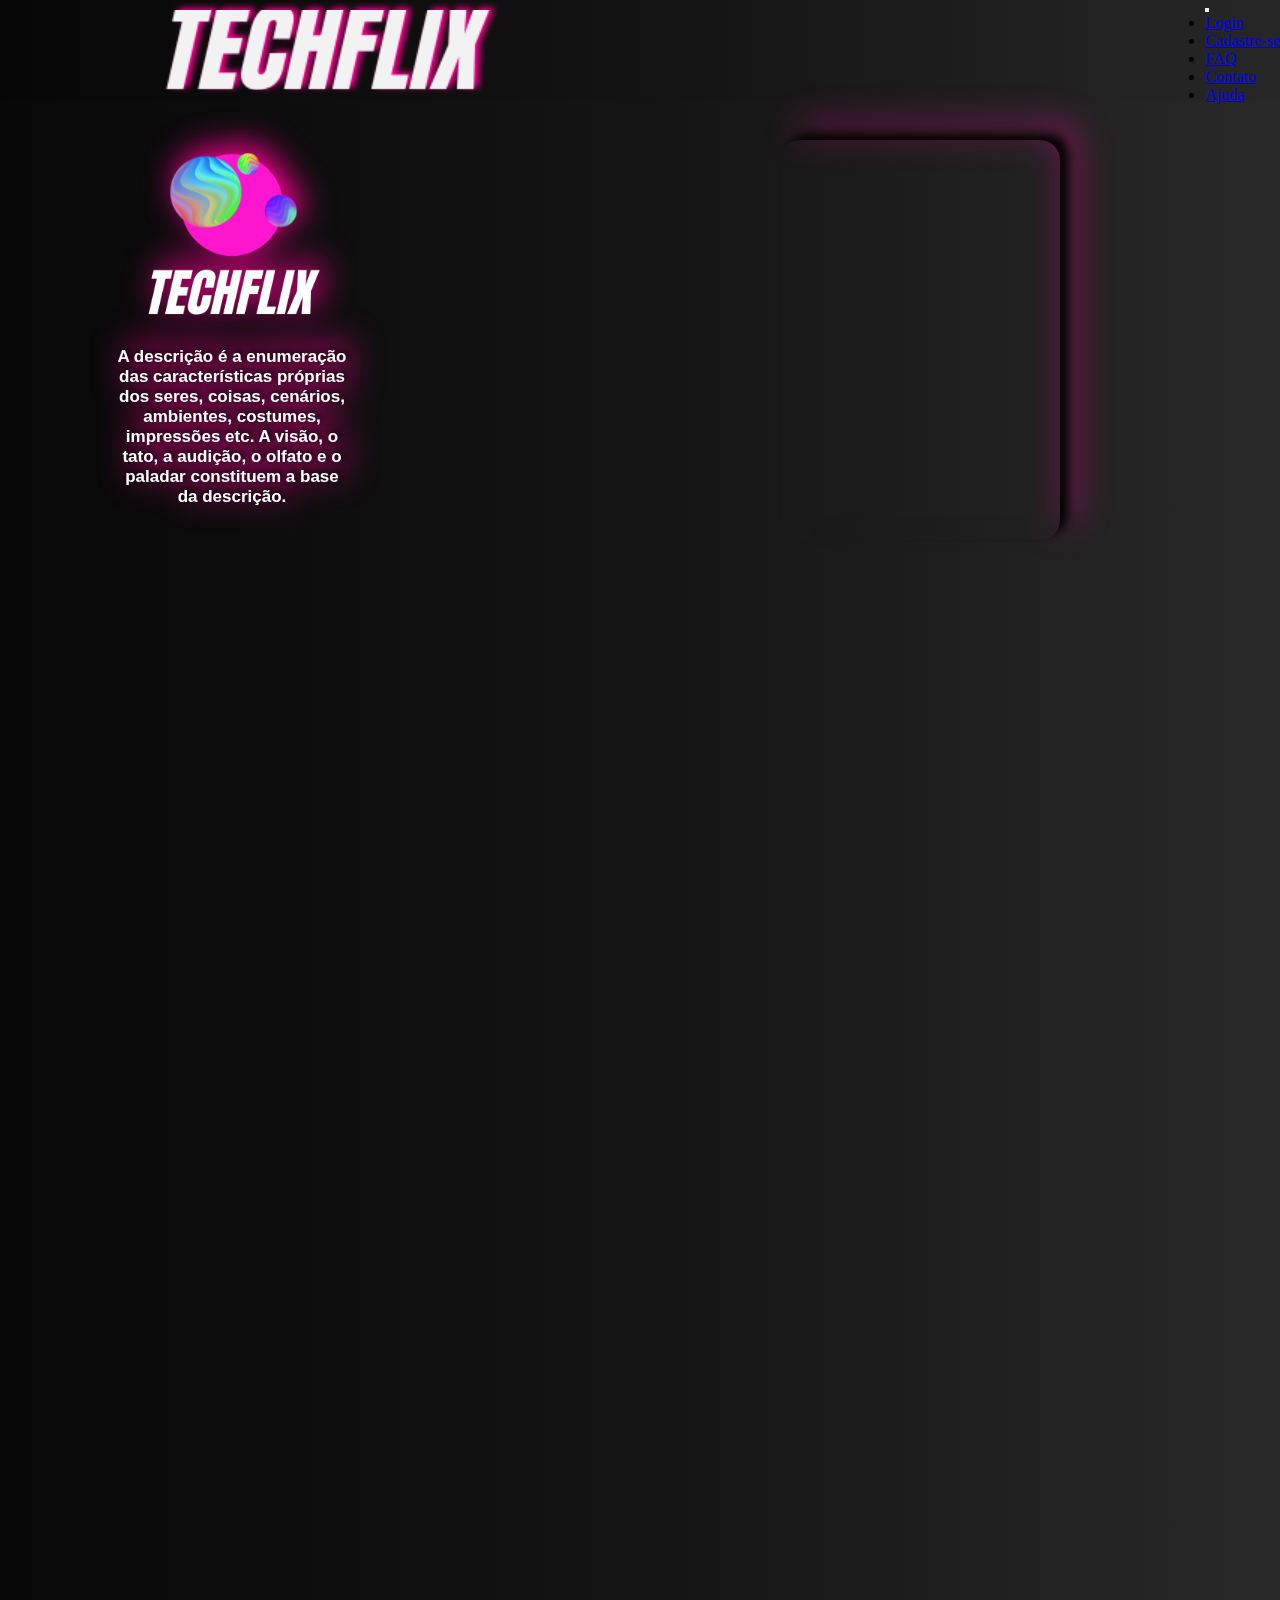
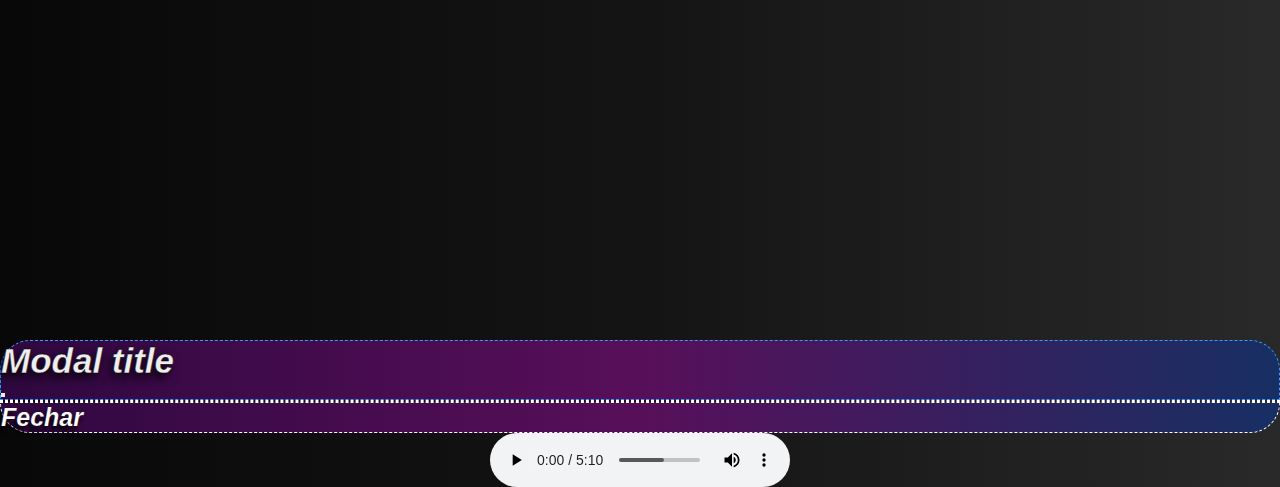
<file: index.html>
<!DOCTYPE html>
<html lang="pt-br">
  <head>
    <meta charset="UTF-8" />
    <meta http-equiv="X-UA-Compatible" content="IE=edge" />
    <meta name="viewport" content="width=device-width, initial-scale=1.0" />
    <link
      rel="stylesheet"
      type="text/css"
      href="./Glider.js-master/glider.css"
    />
    <link
      href="https://cdn.jsdelivr.net/npm/bootstrap@5.0.2/dist/css/bootstrap.min.css"
      rel="stylesheet"
      integrity="sha384-EVSTQN3/azprG1Anm3QDgpJLIm9Nao0Yz1ztcQTwFspd3yD65VohhpuuCOmLASjC"
      crossorigin="anonymous"
    />
    <link rel="preconnect" href="https://fonts.googleapis.com">
  <link rel="preconnect" href="https://fonts.gstatic.com" crossorigin>
  <link href="https://fonts.googleapis.com/css2?family=Karantina&display=swap" rel="stylesheet"> 
    <link rel="stylesheet" href="./html.JS.CSS/style.css" />
    <script
      src="https://code.jquery.com/jquery-3.6.0.min.js"
      integrity="sha256-/xUj+3OJU5yExlq6GSYGSHk7tPXikynS7ogEvDej/m4="
      crossorigin="anonymous"
      defer
    ></script>
    <script
      src="https://cdn.jsdelivr.net/npm/bootstrap@5.0.2/dist/js/bootstrap.bundle.min.js"
      integrity="sha384-MrcW6ZMFYlzcLA8Nl+NtUVF0sA7MsXsP1UyJoMp4YLEuNSfAP+JcXn/tWtIaxVXM"
      crossorigin="anonymous"
      defer
    ></script>

    <script src="./Glider.js-master/glider.js" defer></script>
    <script src="index.js" defer></script>
    <title>Document</title>
  </head>
  <body>
    <div class="cabecalho"> 
      <img class ="logo-celular"  src="./logo/techflix-estatica-tp.png" alt="">
    <img class="logo_1" src="./logo/TECHFLIX-tp.png" alt="">
    <nav class="navbar navbar-expand-lg navbar-dark">
      <div class="container-fluid">
        <a class="navbar-brand" href="#"></a>
        <button class="navbar-toggler" type="button" data-bs-toggle="collapse" data-bs-target="#navbarText" aria-controls="navbarText" aria-expanded="false" aria-label="Toggle navigation">
          <span class="navbar-toggler-icon"></span>
        </button>
        <div class="collapse navbar-collapse" id="navbarText">
          <ul class="navbar-nav me-auto mb-2 mb-lg-0">
            <li class="nav-item">
              <a class="nav-link" href="#">Login</a>
            </li>
            <li class="nav-item">
              <a class="nav-link" href="#">Cadastre-se</a>
            </li>
            <li class="nav-item">
              <a class="nav-link" href="#">FAQ</a>
            </li>
            <li class="nav-item">
              <a class="nav-link" href="#">Contato</a>
            </li>
            <li class="nav-item">
              <a class="nav-link" href="#">Ajuda</a>
            </li>
          </ul>
        </div>
      </div>
  </nav>
    </div>
    <div class="envelope">
      <div class="descricao">
        <img class="logo" src="./logo/techflix-estatica-tp.png" alt="" />
        <p>
          A descrição é a enumeração das características próprias dos seres,
          coisas, cenários, ambientes, costumes, impressões etc. A visão, o
          tato, a audição, o olfato e o paladar constituem a base da descrição.
        </p>
      </div>
      <div class="filmes">
        <div class="imagens"></div>
        <div class="bts">
          <button aria-label="Previous" class="glider-prev">«</button>
        <button aria-label="Next" class="glider-next">»</button>
        <div role="tablist" class="dots"></div>
      </div>
      </div>
    </div>
    <div class="filme4" id="film4">
    </div>
      <div class="modal fade" id="staticBackdrop" data-bs-backdrop="static" data-bs-keyboard="false" tabindex="-1" aria-labelledby="staticBackdropLabel" aria-hidden="true">
        <div class="modal-dialog modal-dialog-centered modal-dialog-scrollable">
          <div class="modal-content">
            <div class="modal-header">
              <h5 class="modal-title" id="staticBackdropLabel">Modal title</h5>
              <button type="button" class="btn-close" data-bs-dismiss="modal" aria-label="Close"></button>
            </div>
            <div class="modal-body">
            </div>
            <div class="modal-footer">
              <button type="button" class="btns" data-bs-dismiss="modal">Fechar</button>
            </div>
          </div>
        </div>
      </div>
      <div class="audio">
        <audio src="./musica/Photon.mp3" autoplay="autoplay" controls="controls" looping="looping"></audio>
      </div>
    </body>
</html>
</file>
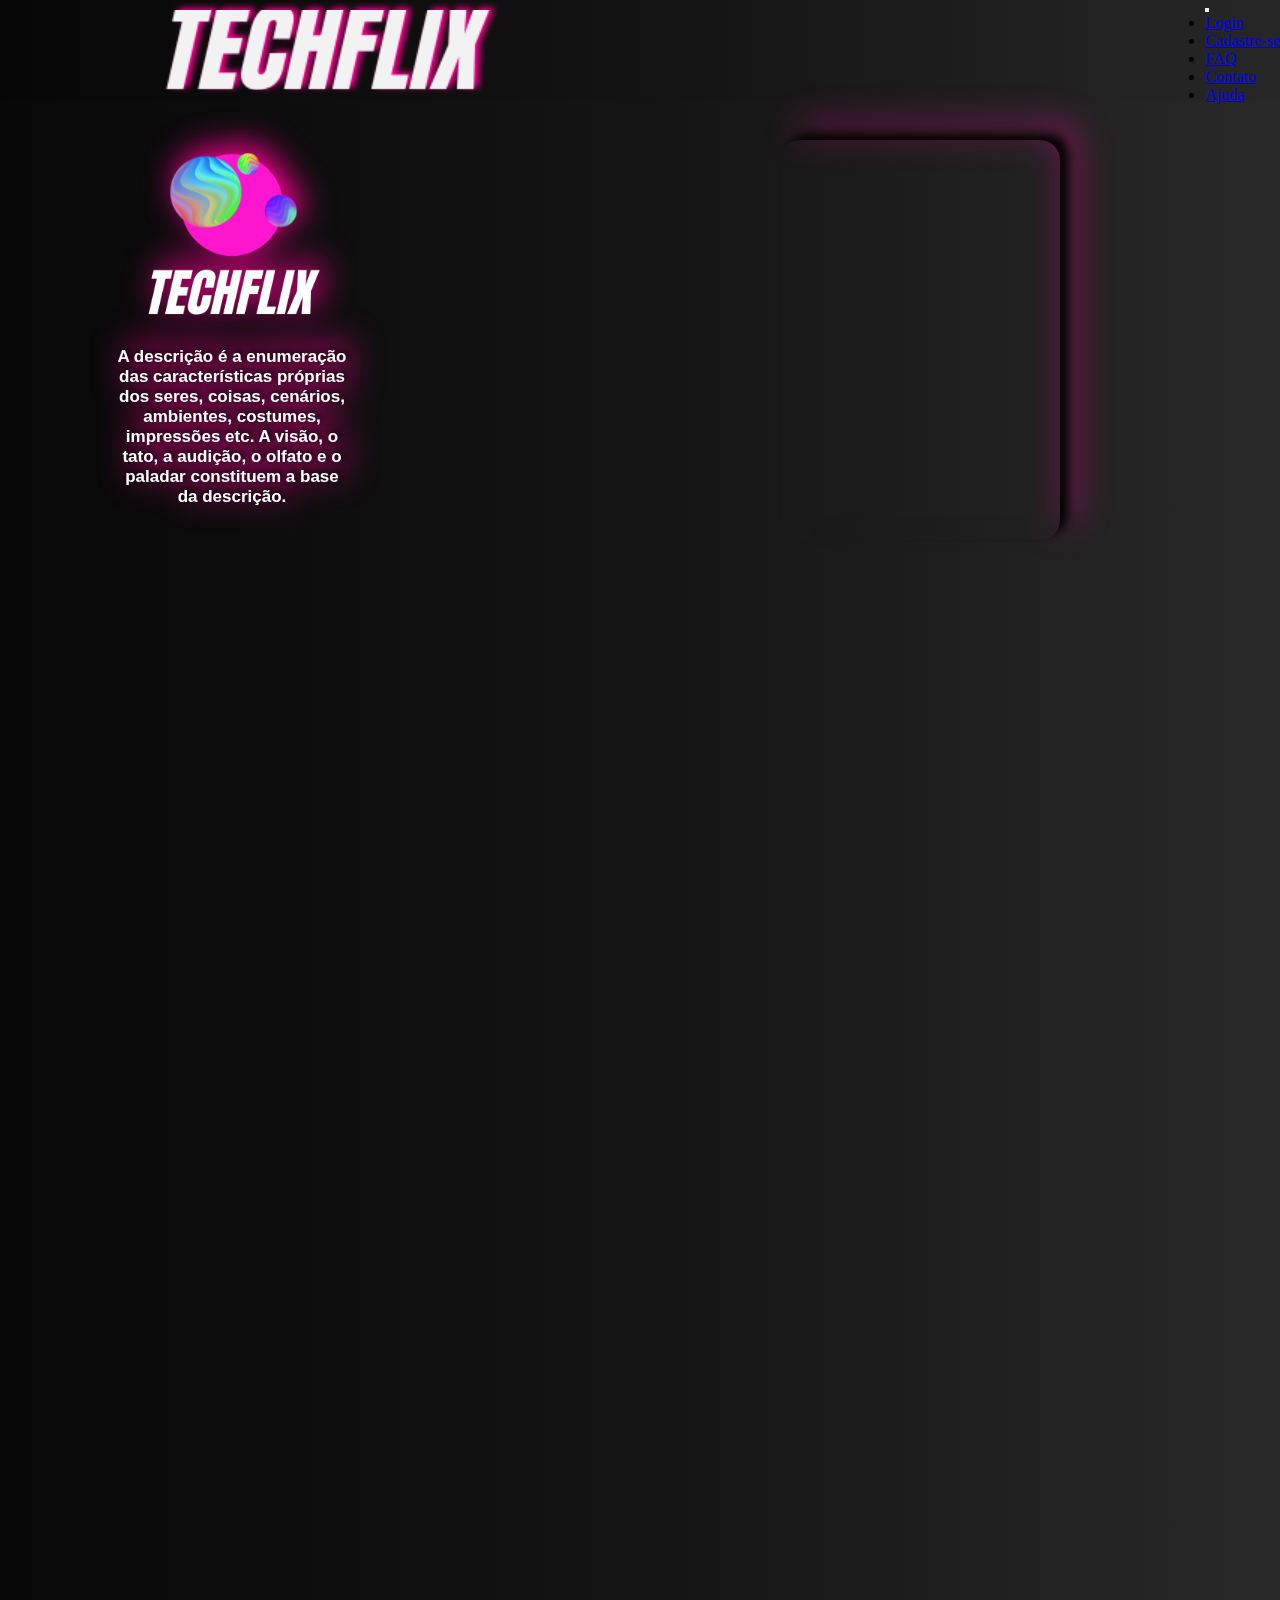
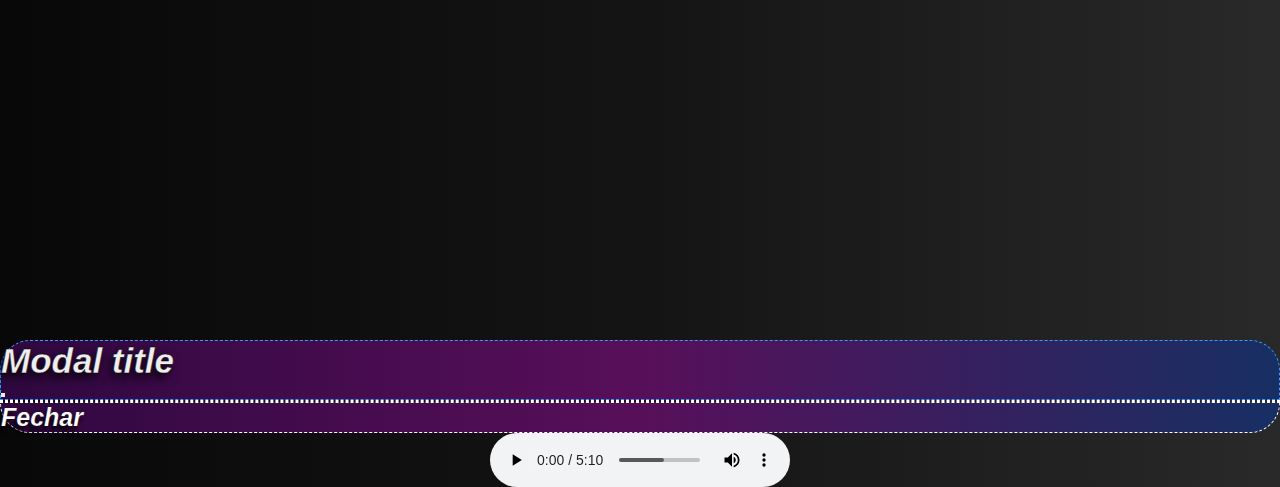
<file: html.JS.CSS/index.html>
<!DOCTYPE html>
<html lang="pt-br">
  <head>
    <meta charset="UTF-8" />
    <meta http-equiv="X-UA-Compatible" content="IE=edge" />
    <meta name="viewport" content="width=device-width, initial-scale=1.0" />
    <link
      rel="stylesheet"
      type="text/css"
      href="../Glider.js-master/glider.css"
    />
    <link
      href="https://cdn.jsdelivr.net/npm/bootstrap@5.0.2/dist/css/bootstrap.min.css"
      rel="stylesheet"
      integrity="sha384-EVSTQN3/azprG1Anm3QDgpJLIm9Nao0Yz1ztcQTwFspd3yD65VohhpuuCOmLASjC"
      crossorigin="anonymous"
    />
    <link rel="preconnect" href="https://fonts.googleapis.com">
  <link rel="preconnect" href="https://fonts.gstatic.com" crossorigin>
  <link href="https://fonts.googleapis.com/css2?family=Karantina&display=swap" rel="stylesheet"> 
    <link rel="stylesheet" href="style.css" />
    <script
      src="https://code.jquery.com/jquery-3.6.0.min.js"
      integrity="sha256-/xUj+3OJU5yExlq6GSYGSHk7tPXikynS7ogEvDej/m4="
      crossorigin="anonymous"
      defer
    ></script>
    <script
      src="https://cdn.jsdelivr.net/npm/bootstrap@5.0.2/dist/js/bootstrap.bundle.min.js"
      integrity="sha384-MrcW6ZMFYlzcLA8Nl+NtUVF0sA7MsXsP1UyJoMp4YLEuNSfAP+JcXn/tWtIaxVXM"
      crossorigin="anonymous"
      defer
    ></script>

    <script src="../Glider.js-master/glider.js" defer></script>
    <script src="index.js" defer></script>
    <title>Document</title>
  </head>
  <body>
    <div class="cabecalho"> 
      <img class ="logo-celular"  src="../logo/techflix-estatica-tp.png" alt="">
    <img class="logo_1" src="../logo/TECHFLIX-tp.png" alt="">
    <nav class="navbar navbar-expand-lg navbar-dark">
      <div class="container-fluid">
        <a class="navbar-brand" href="#"></a>
        <button class="navbar-toggler" type="button" data-bs-toggle="collapse" data-bs-target="#navbarText" aria-controls="navbarText" aria-expanded="false" aria-label="Toggle navigation">
          <span class="navbar-toggler-icon"></span>
        </button>
        <div class="collapse navbar-collapse" id="navbarText">
          <ul class="navbar-nav me-auto mb-2 mb-lg-0">
            <li class="nav-item">
              <a class="nav-link" href="#">Login</a>
            </li>
            <li class="nav-item">
              <a class="nav-link" href="#">Cadastre-se</a>
            </li>
            <li class="nav-item">
              <a class="nav-link" href="#">FAQ</a>
            </li>
            <li class="nav-item">
              <a class="nav-link" href="#">Contato</a>
            </li>
            <li class="nav-item">
              <a class="nav-link" href="#">Ajuda</a>
            </li>
          </ul>
        </div>
      </div>
  </nav>
    </div>
    <div class="envelope">
      <div class="descricao">
        <img class="logo" src="../logo/techflix-estatica-tp.png" alt="" />
        <p>
          A descrição é a enumeração das características próprias dos seres,
          coisas, cenários, ambientes, costumes, impressões etc. A visão, o
          tato, a audição, o olfato e o paladar constituem a base da descrição.
        </p>
      </div>
      <div class="filmes">
        <div class="imagens"></div>
        <div class="bts">
          <button aria-label="Previous" class="glider-prev">«</button>
        <button aria-label="Next" class="glider-next">»</button>
        <div role="tablist" class="dots"></div>
      </div>
      </div>
    </div>
    <div class="filme4" id="film4">
    </div>
      <div class="modal fade" id="staticBackdrop" data-bs-backdrop="static" data-bs-keyboard="false" tabindex="-1" aria-labelledby="staticBackdropLabel" aria-hidden="true">
        <div class="modal-dialog modal-dialog-centered modal-dialog-scrollable">
          <div class="modal-content">
            <div class="modal-header">
              <h5 class="modal-title" id="staticBackdropLabel">Modal title</h5>
              <button type="button" class="btn-close" data-bs-dismiss="modal" aria-label="Close"></button>
            </div>
            <div class="modal-body">
            </div>
            <div class="modal-footer">
              <button type="button" class="btns" data-bs-dismiss="modal">Fechar</button>
            </div>
          </div>
        </div>
      </div>
      <div class="audio">
        <audio src="../musica/Photon.mp3" autoplay="autoplay" controls="controls" looping="looping"></audio>
      </div>
    </body>
</html>
</file>
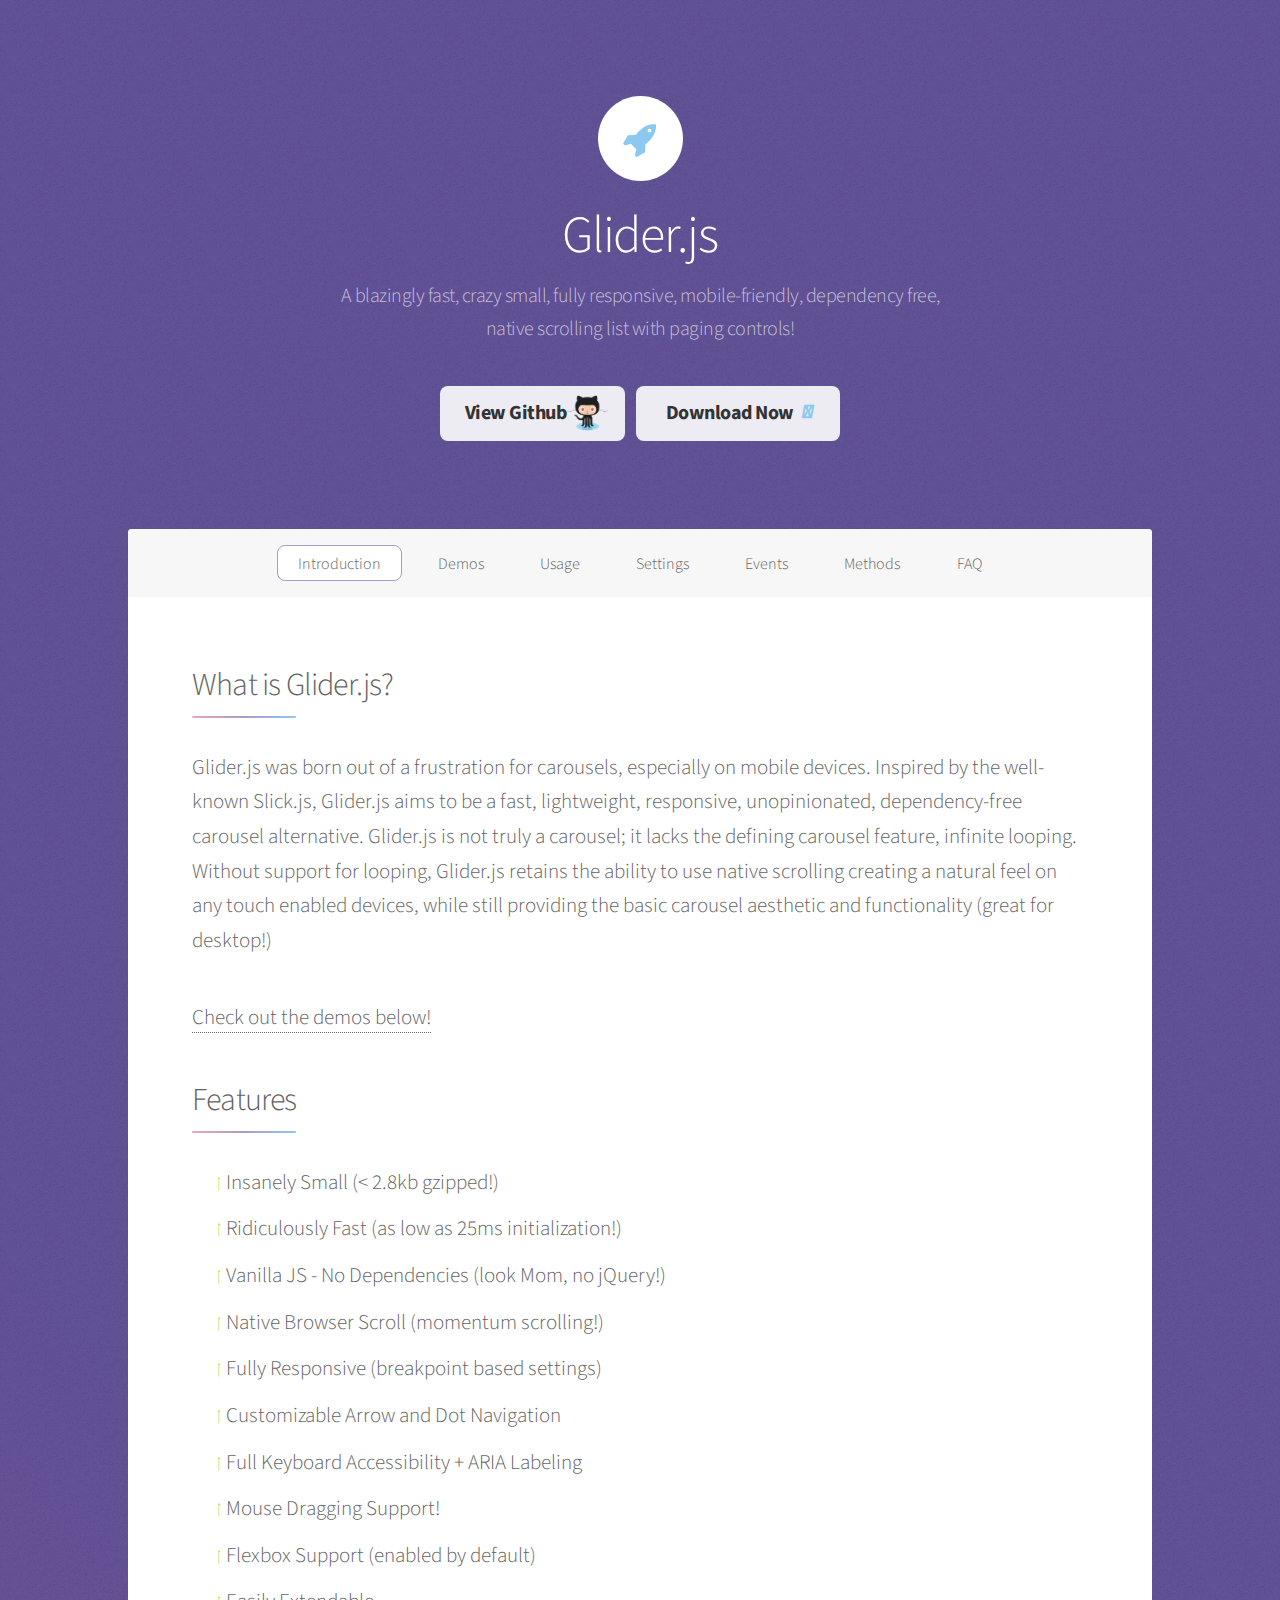
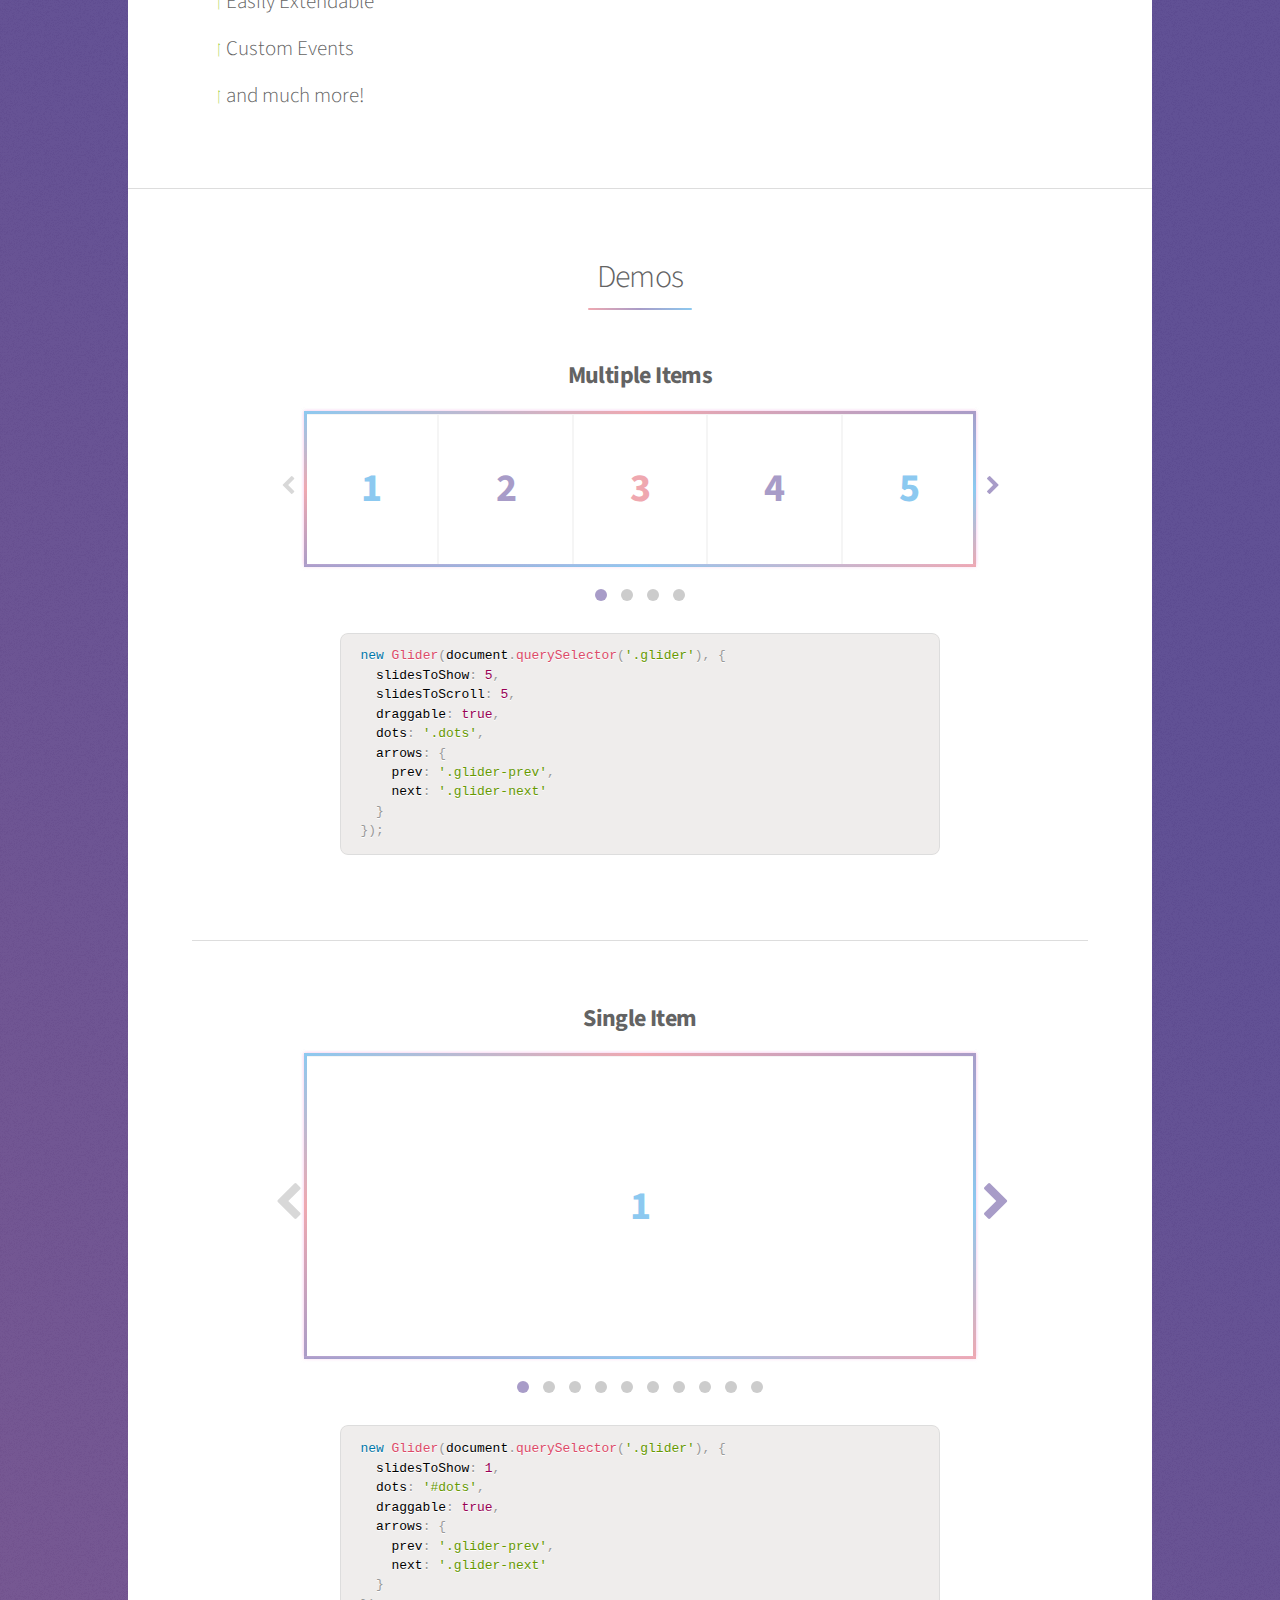
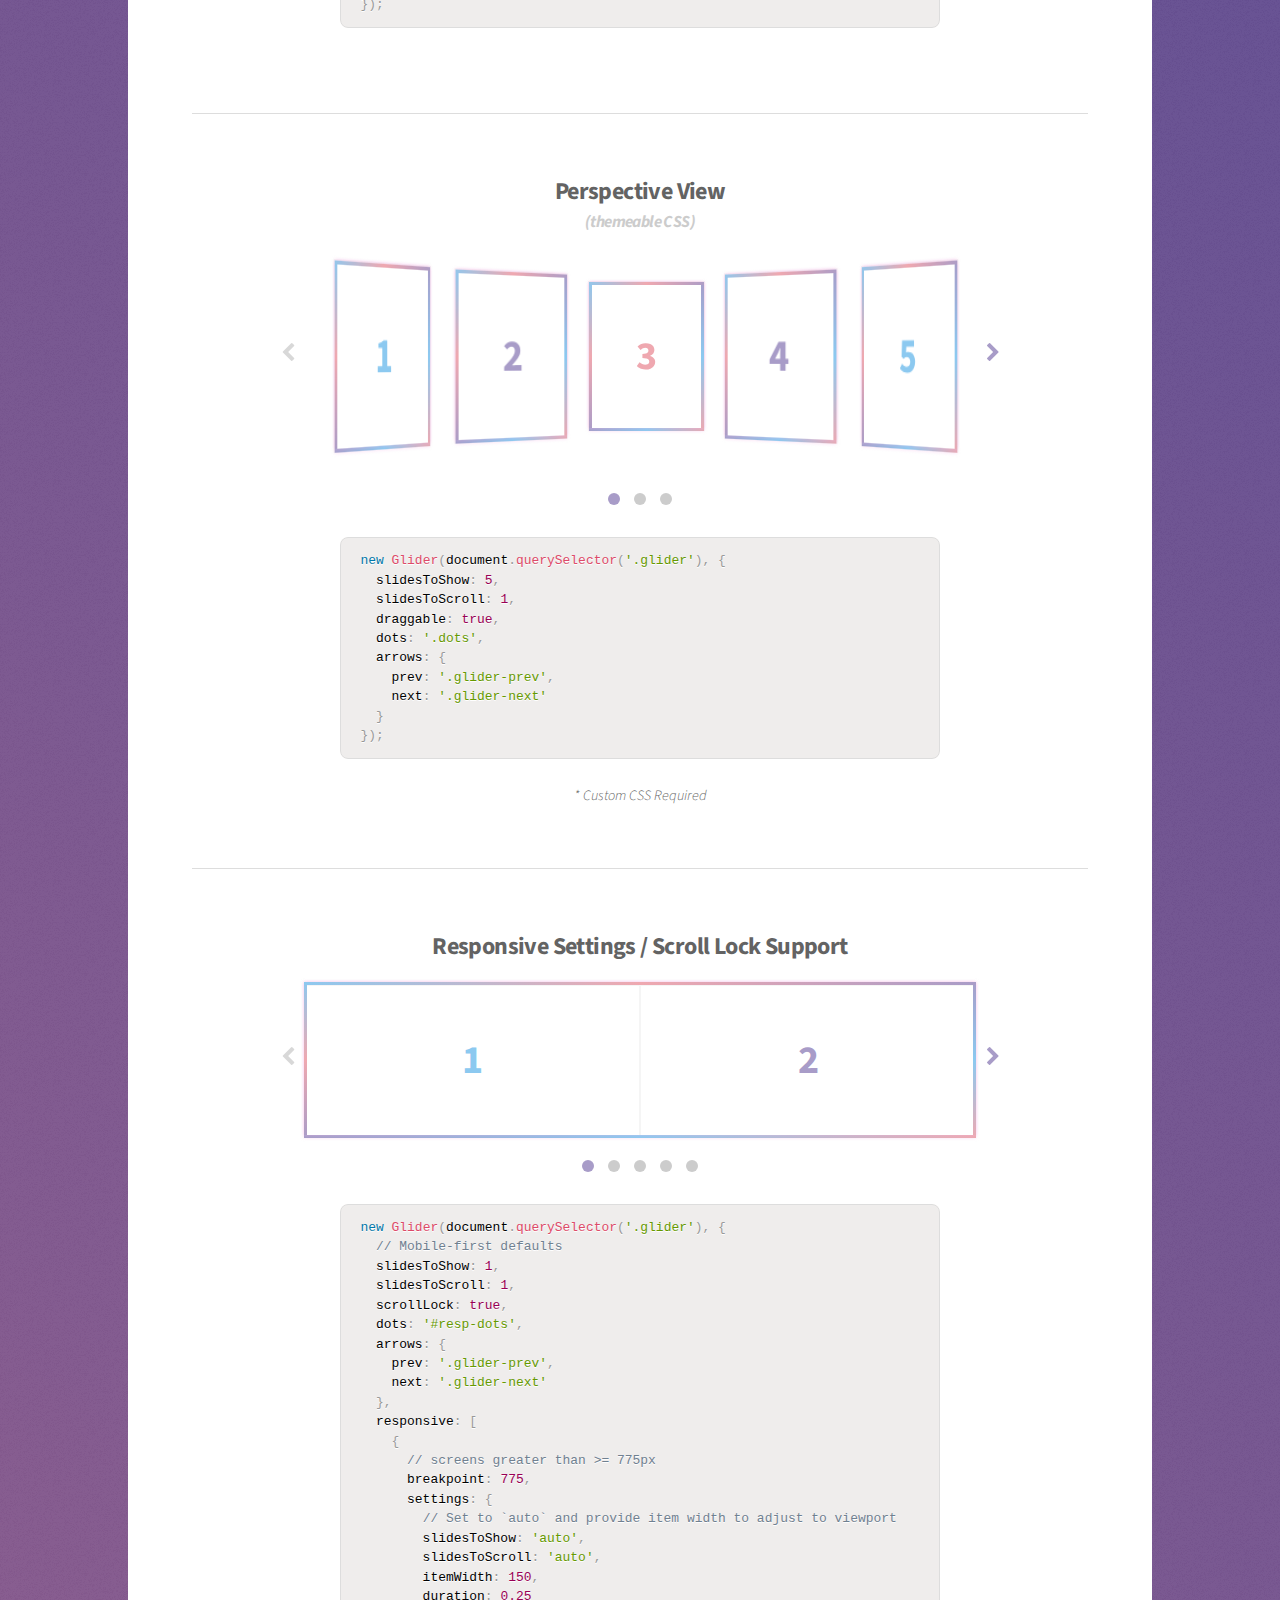
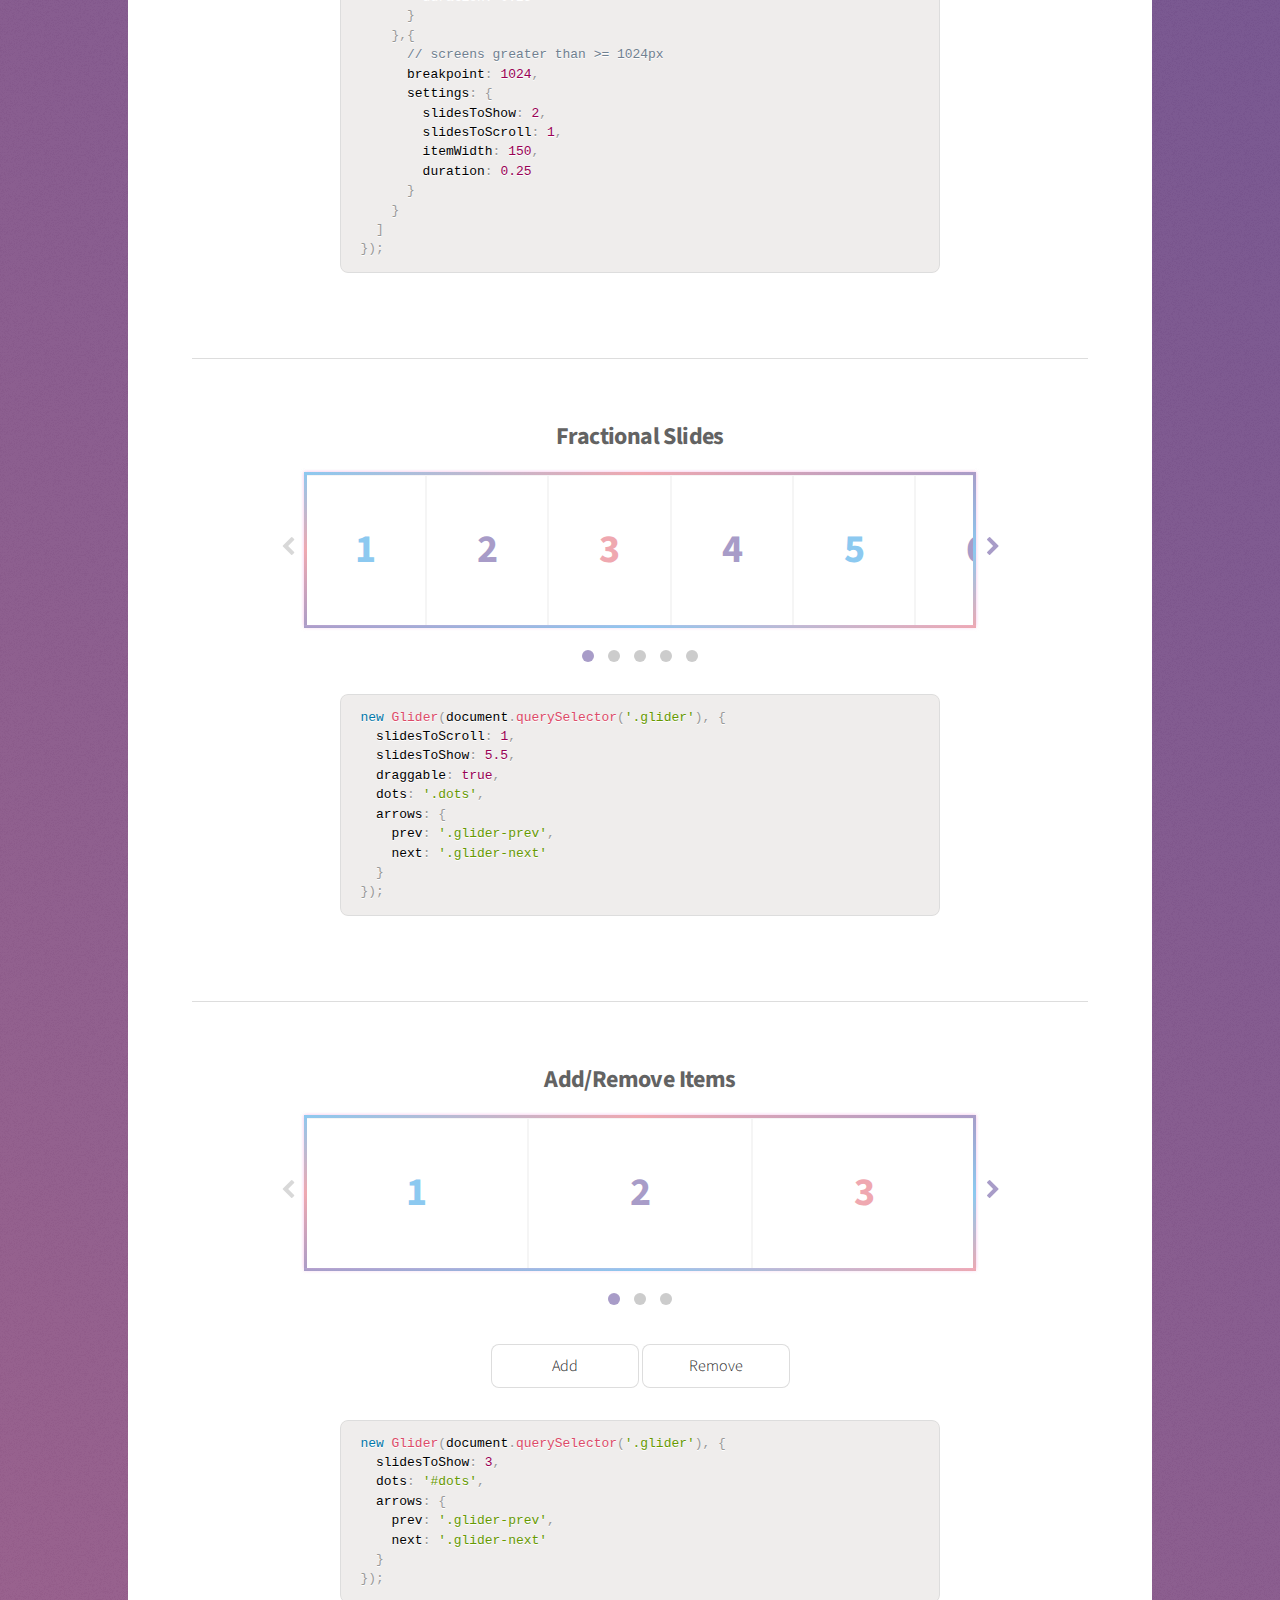
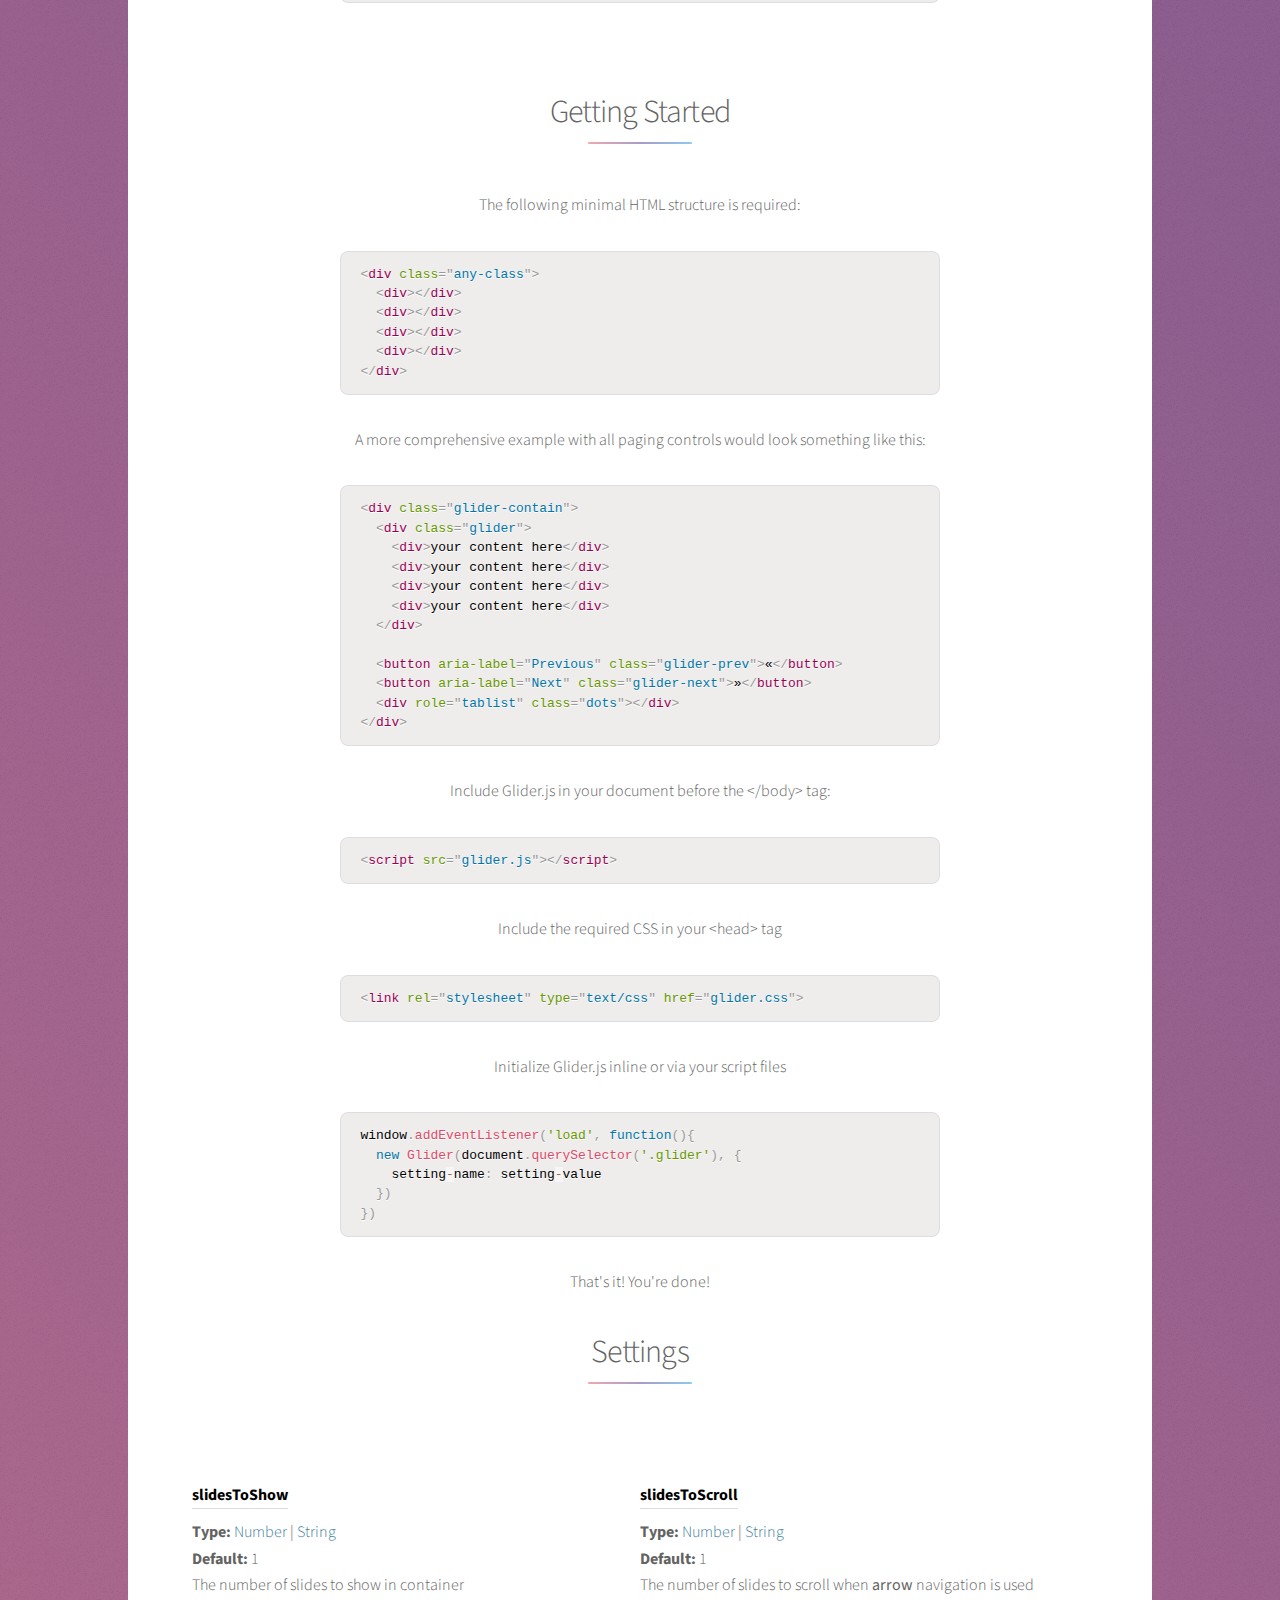
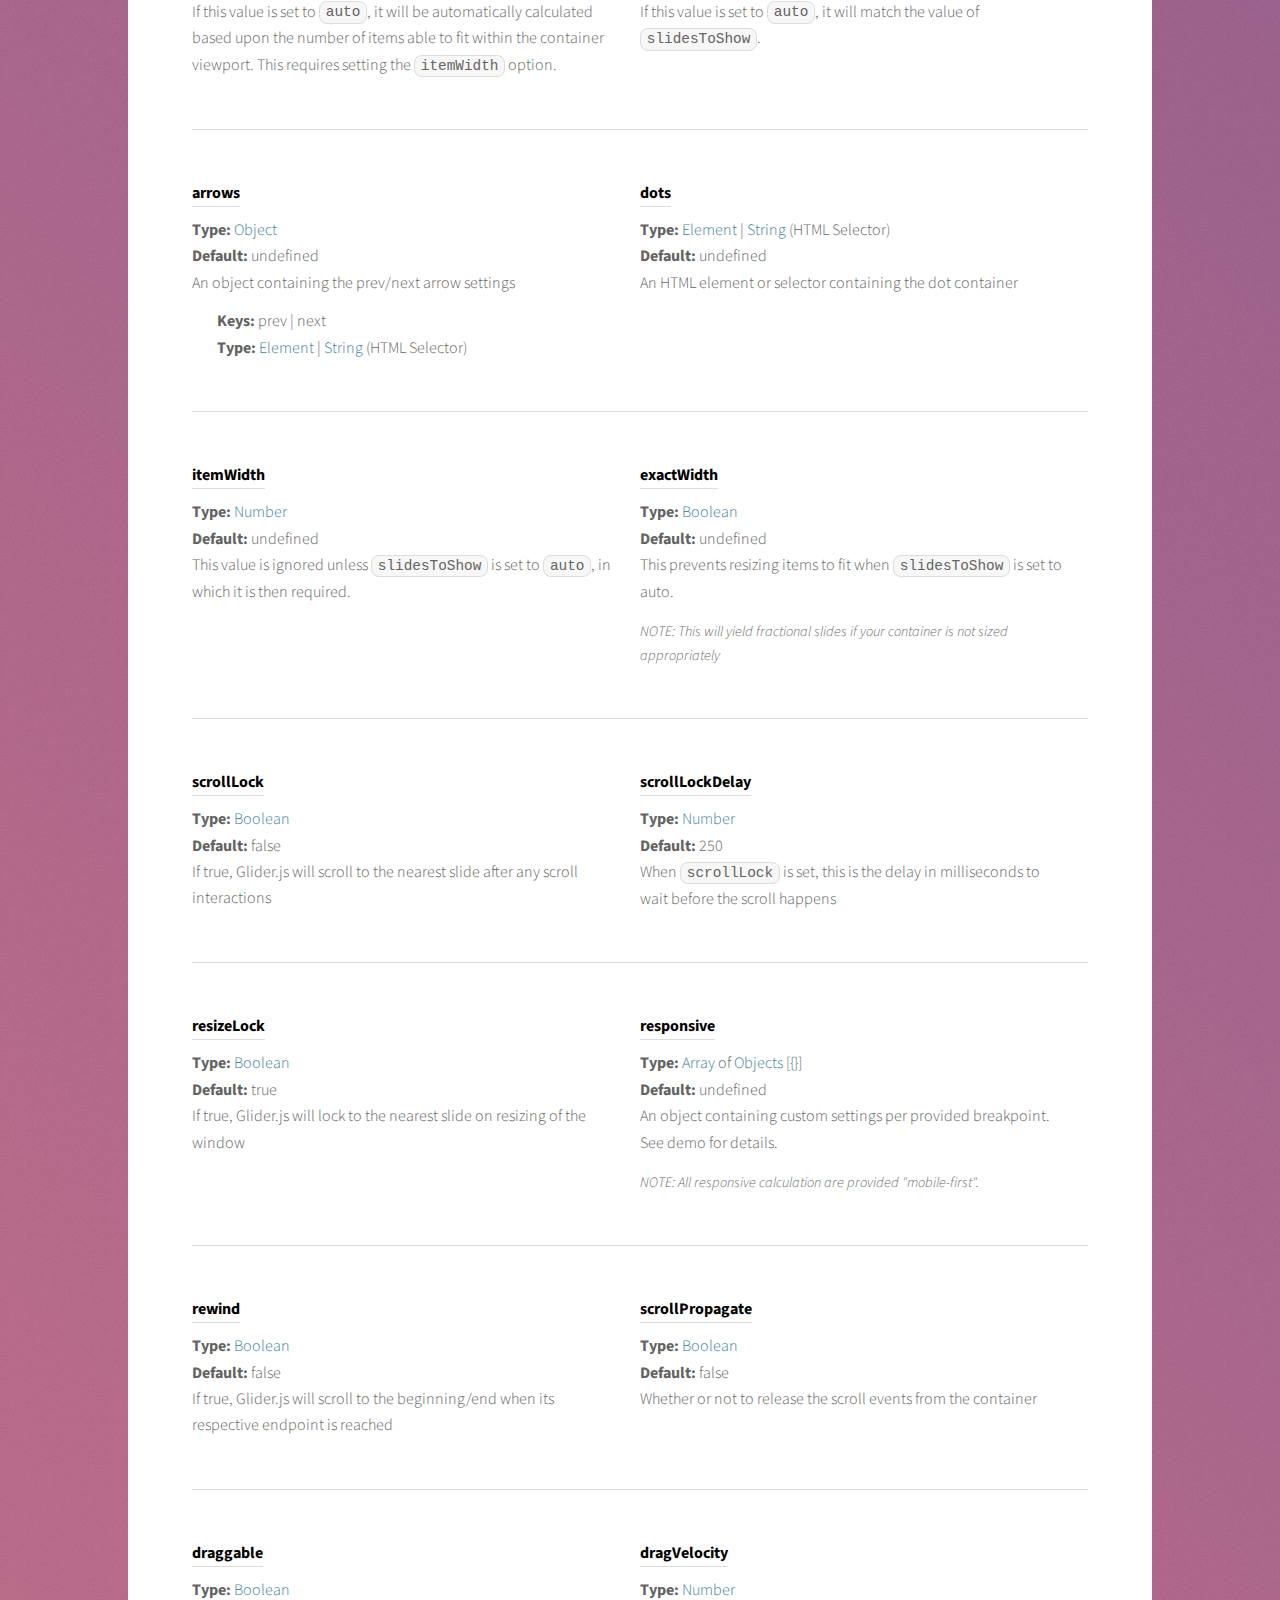
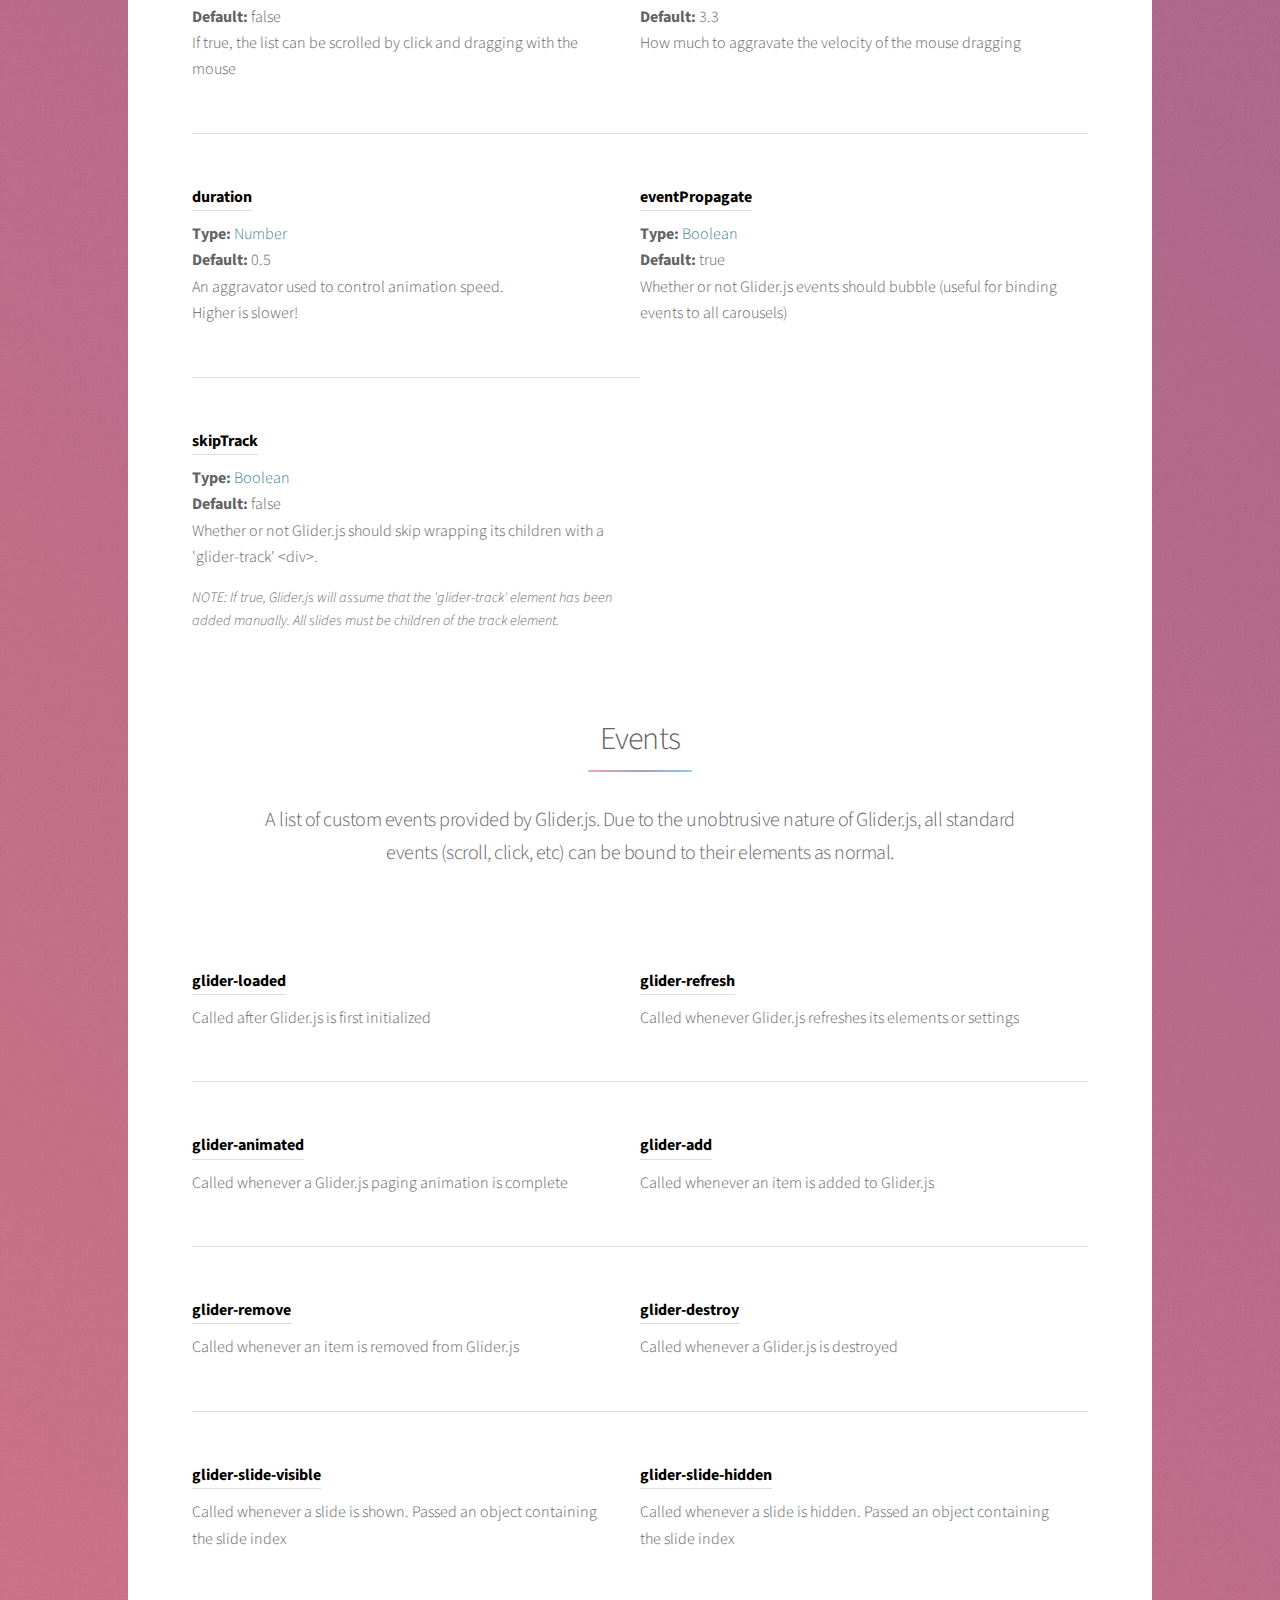
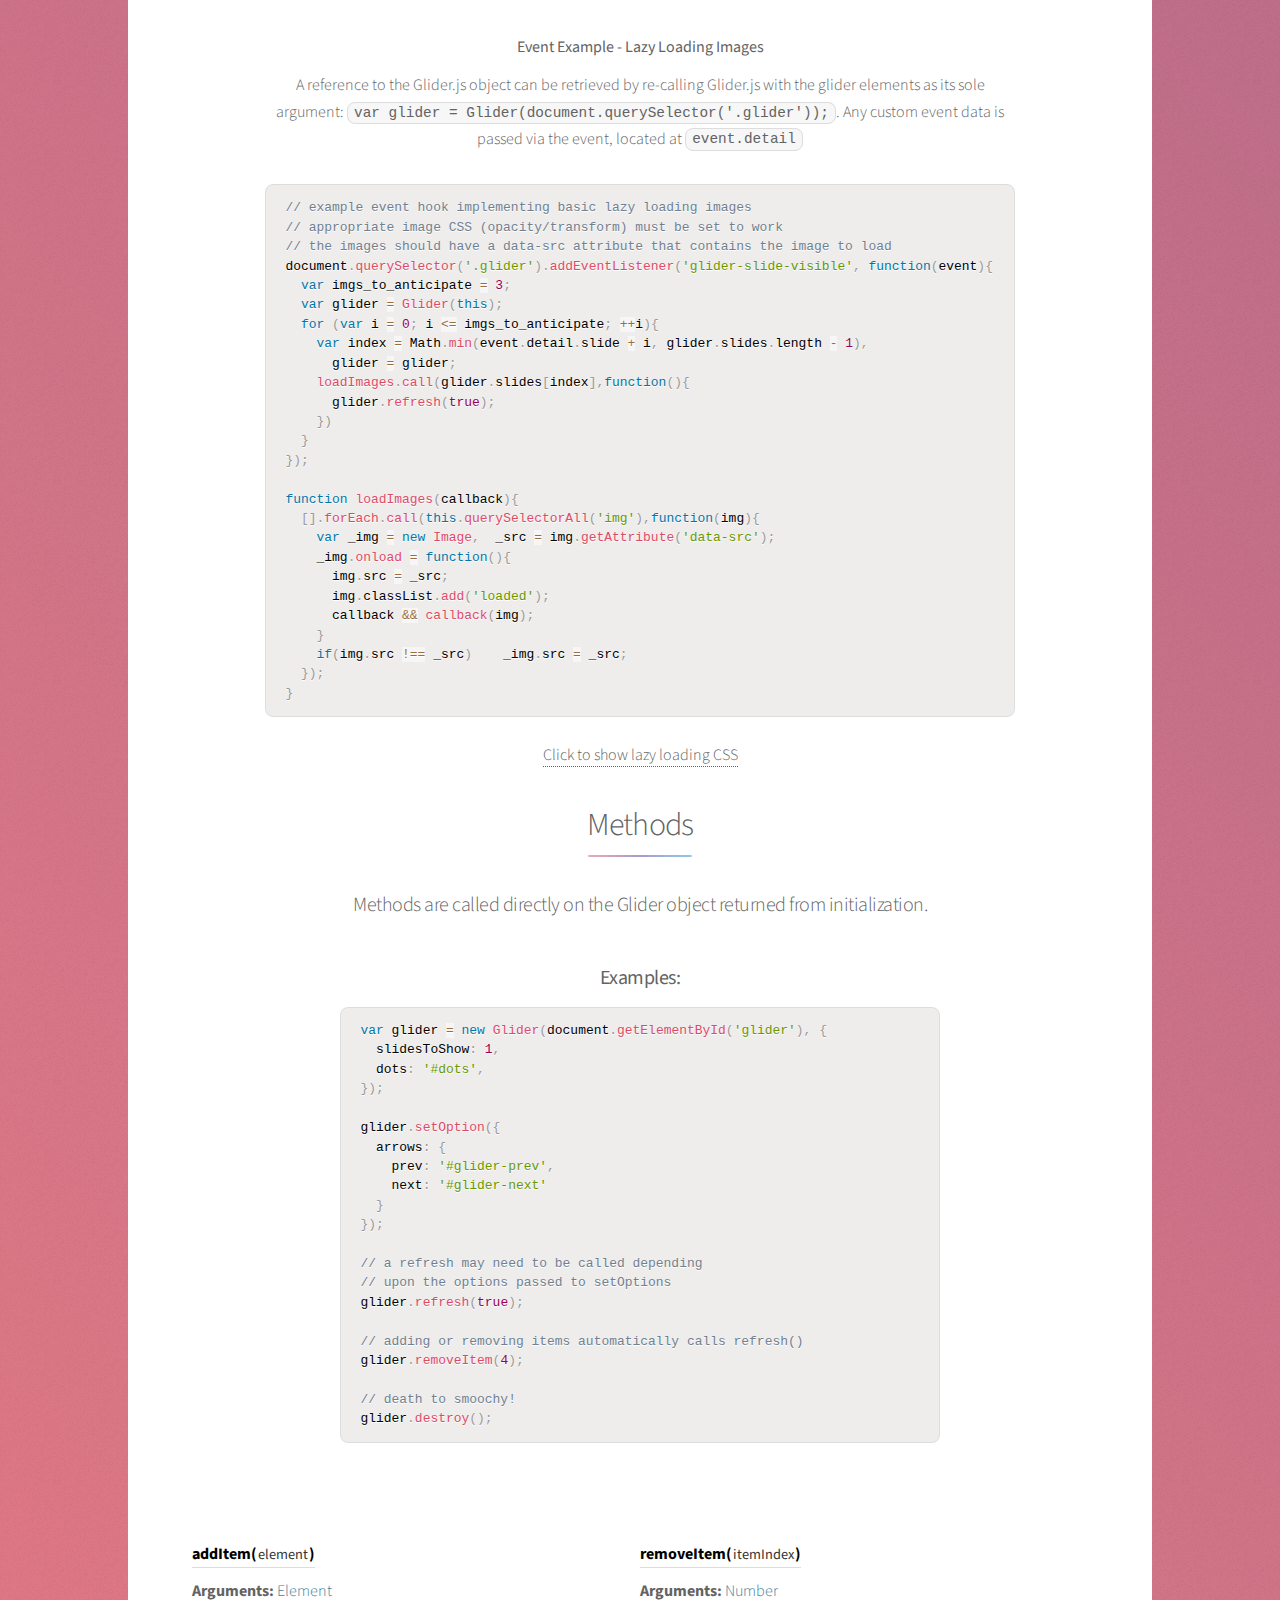
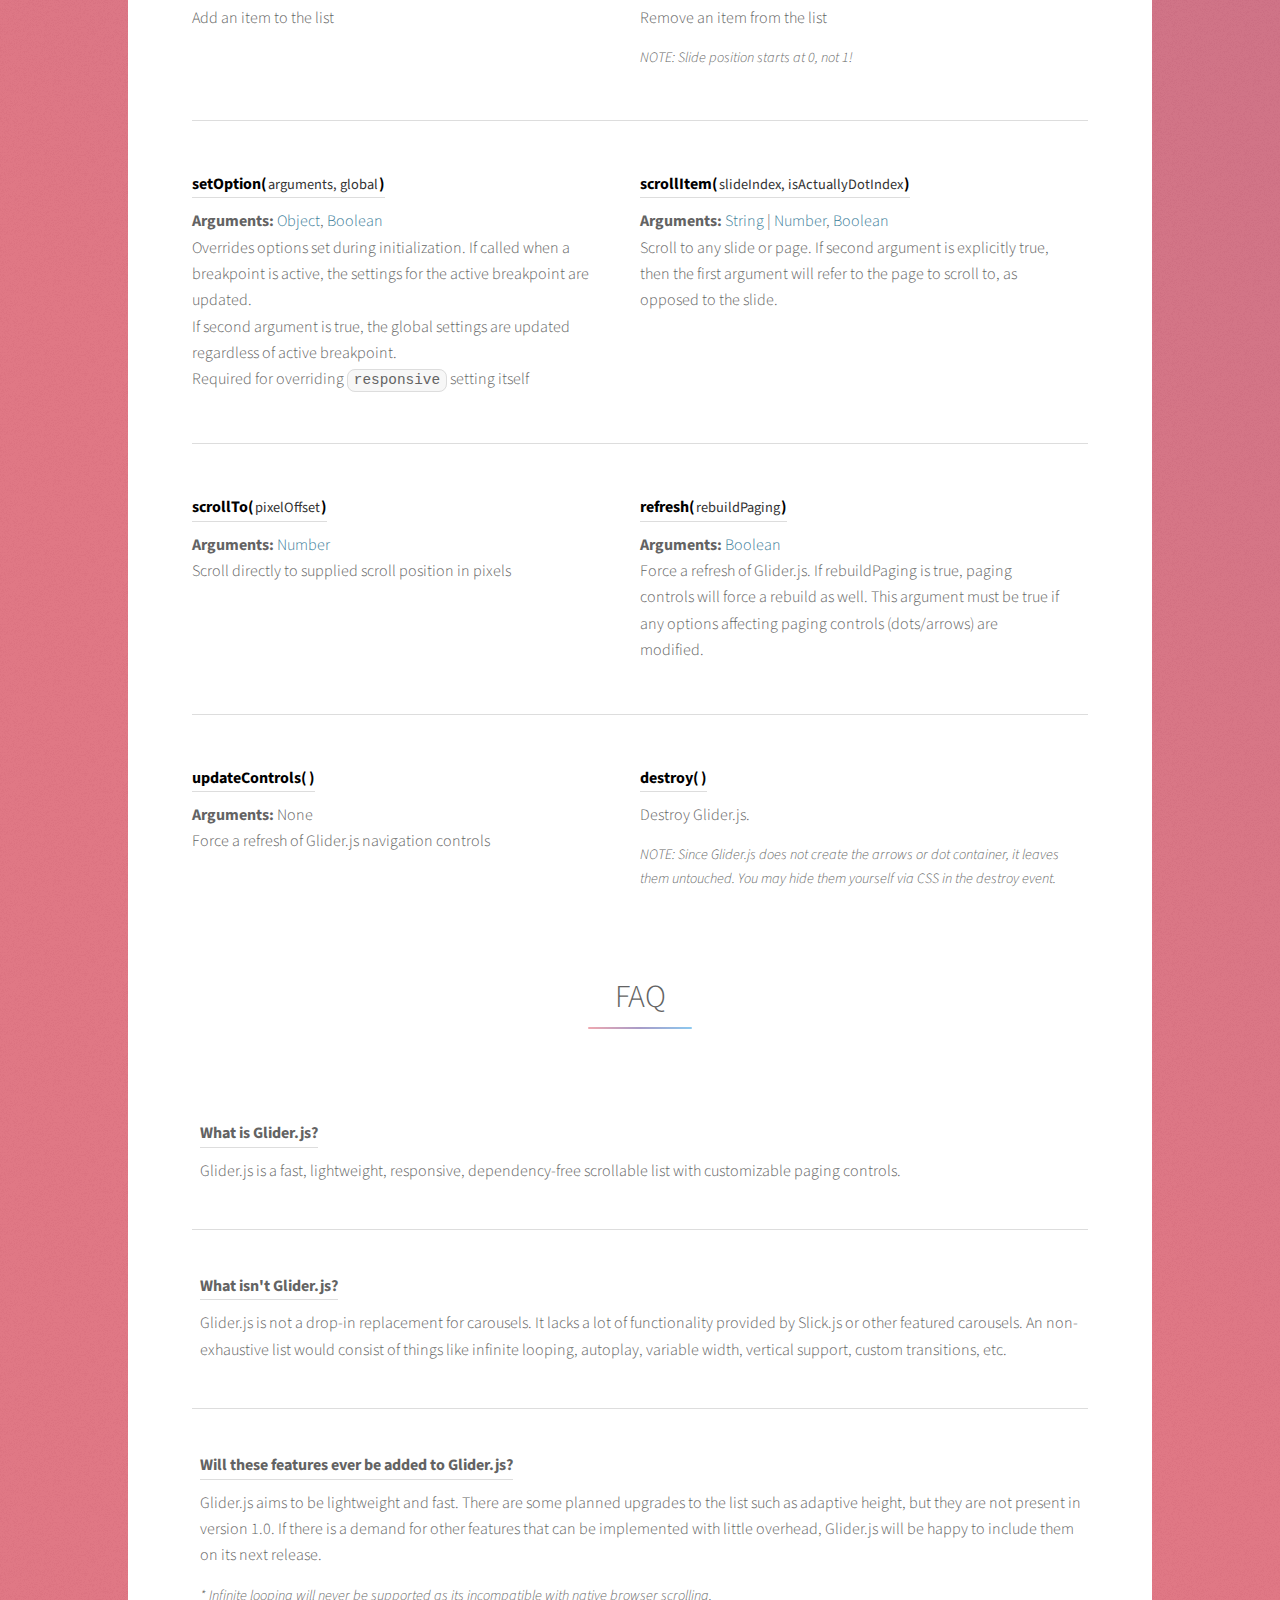
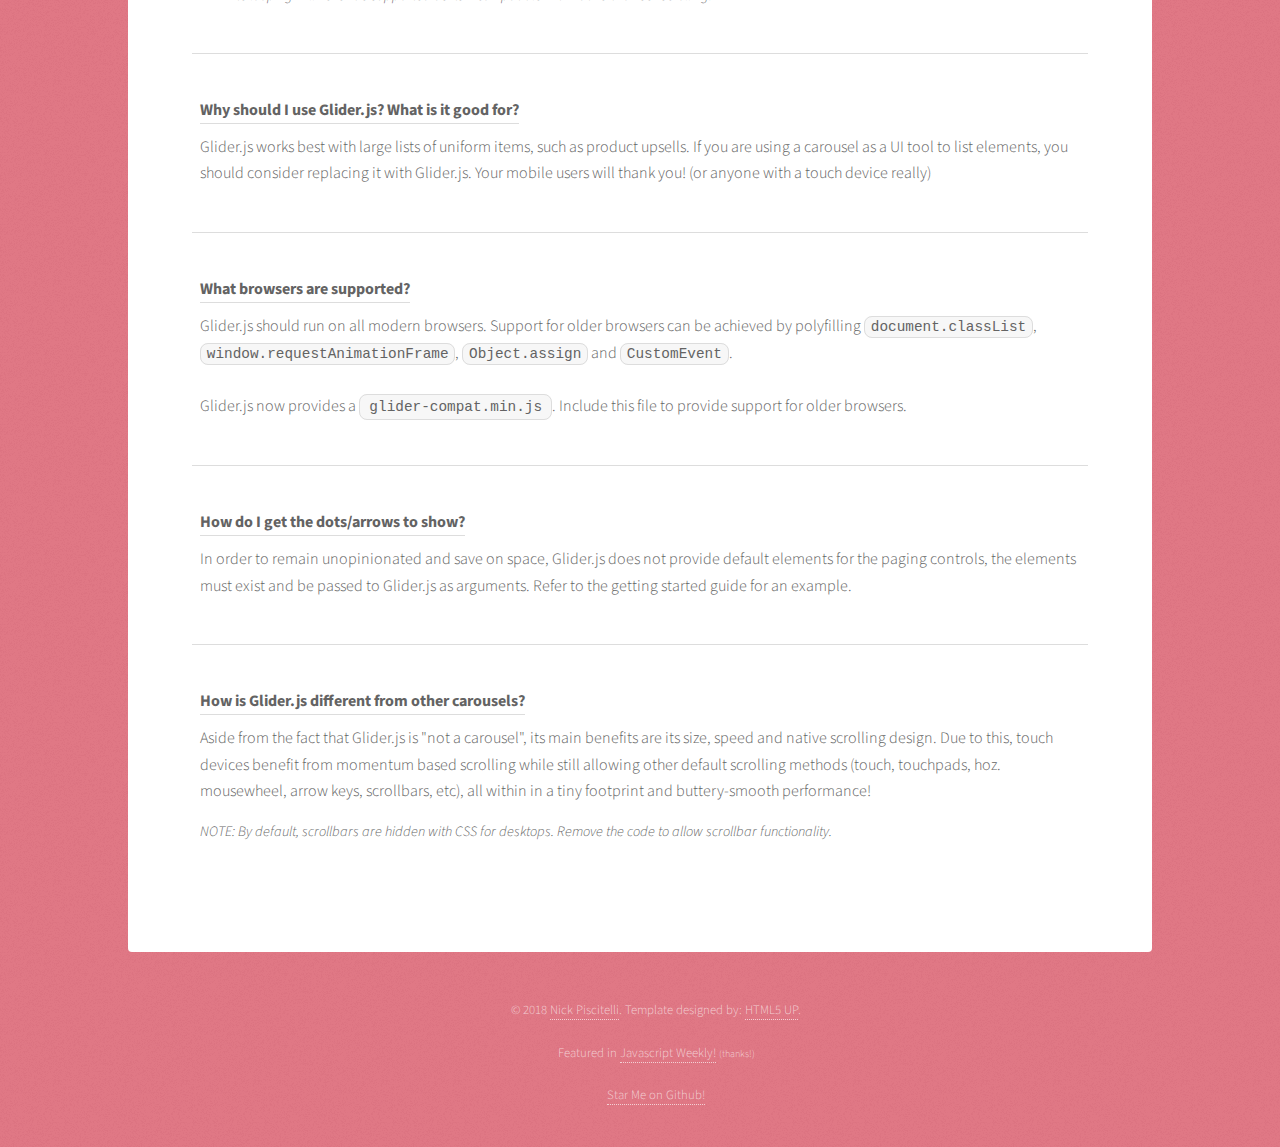
<file: Glider.js-master/docs/index.html>
<!DOCTYPE HTML>
<html>
<head>
  <!--

    _____ __ _     __                _
   / ___// /(_)___/ /___  ____      (_)___
  / (_ // // // _  // -_)/ __/_    / /(_-<
  \___//_//_/ \_,_/ \__//_/  (_)__/ //___/
                               |___/

  Version: 1.5
  Author: Nick Piscitelli (pickykneee)
  Website: https://nickpiscitelli.com
  License: MIT License
  Release Date: October 25th, 2018

  -->
  <title>Glider.js - A fast, lightweight carousel alternative</title>
  <meta charset="utf-8" />
  <link rel="shortcut icon" href="favicon.ico" type="image/x-icon" />
  <meta name='viewport' content='width=device-width, initial-scale=1.0, maximum-scale=1.0, user-scalable=0' />
  <link rel="canonical" href="https://nickpiscitelli.github.io/Glider.js/" />
  <link rel="stylesheet" href="https://use.fontawesome.com/releases/v5.4.1/css/all.css" integrity="sha384-5sAR7xN1Nv6T6+dT2mhtzEpVJvfS3NScPQTrOxhwjIuvcA67KV2R5Jz6kr4abQsz" crossorigin="anonymous">
  <link rel="stylesheet" href="assets/css/prism.css" />
  <link rel="stylesheet" href="assets/css/main.css" />
  <link rel="canonical" href="https://nickpiscitelli.github.io/Glider.js" />
  <noscript>
    <link rel="stylesheet" href="assets/css/noscript.css" />
  </noscript>
  <script src="assets/js/glider-compat.min.js"></script>
  <script src="assets/js/glider.min.js"></script>
</head>

<body class="is-preload">

  <!-- Wrapper -->
  <div id="wrapper">

    <!-- Header -->
    <header id="header" class="alt">
      <span class="logo"><img src="images/logo.svg" alt="" /></span>
      <h1>Glider.js</h1>
      <p>
        A blazingly fast, crazy small, fully responsive, mobile-friendly, dependency free,
        native scrolling list with paging controls!
      </p>
      <p>
        <a href="https://github.com/NickPiscitelli/Glider.js" class="button github">
          <img class="octo" src="images/octo.png" > <span class="mobileHide">View</span> Github
        </a>
        &nbsp;
        <a onclick="ga('send','event','Download Button');" href="https://github.com/NickPiscitelli/Glider.js/archive/master.zip" class="button">
          Download <span class="mobileHide">Now</span>
        <i class="zip fas fa-download dl-icon"></i>
        </a>
      </p>
    </header>

    <!-- Nav -->
    <nav id="nav">
      <ul>
        <li><a href="#intro" class="active">Introduction</a></li>
        <li><a href="#demos">Demos</a></li>
        <li><a href="#usage">Usage</a></li>
        <li><a href="#settings">Settings</a></li>
        <li><a href="#events">Events</a></li>
        <li><a href="#methods">Methods</a></li>
        <li><a href="#faq">FAQ</a></li>
      </ul>
    </nav>
    <!-- Main -->
    <div id="main">
      <!-- Introduction -->
      <section id="intro" class="main">
        <div class="spotlight">
          <div class="content">
            <header class="major">
              <h2>What is Glider.js?</h2>
            </header>
            <p>
              Glider.js was born out of a frustration for carousels, especially on mobile devices. Inspired by the well-known Slick.js, Glider.js aims
              to be a fast, lightweight, responsive, unopinionated, dependency-free carousel alternative. Glider.js is not truly a carousel; it lacks
              the defining carousel feature, infinite looping. Without support for looping, Glider.js retains the ability to use native scrolling creating
              a natural feel on any touch enabled devices, while still providing the basic carousel aesthetic and functionality (great for desktop!)
            </p>
            <p>
              <a href="#demos" class="smooth-scroll">Check out the demos below!</a>
            </p>

            <header class="major">
              <h2>Features</h2>
            </header>
            <ul class="script-features">
              <li><i class="fas fa-check"></i>Insanely Small (&lt; 2.8kb gzipped!)</li>
              <li><i class="fas fa-check"></i>Ridiculously Fast (as low as 25ms initialization!)</li>
              <li><i class="fas fa-check"></i>Vanilla JS - No Dependencies (look Mom, no jQuery!)</li>
              <li><i class="fas fa-check"></i>Native Browser Scroll (momentum scrolling!)</li>
              <li><i class="fas fa-check"></i>Fully Responsive (breakpoint based settings)</li>
              <li><i class="fas fa-check"></i>Customizable Arrow and Dot Navigation</li>
              <li><i class="fas fa-check"></i>Full Keyboard Accessibility + ARIA Labeling</li>
              <li><i class="fas fa-check"></i>Mouse Dragging Support!</li>
              <li><i class="fas fa-check"></i>Flexbox Support (enabled by default)</li>
              <li><i class="fas fa-check"></i>Easily Extendable</li>
              <li><i class="fas fa-check"></i>Custom Events</li>
              <li><i class="fas fa-check"></i>and much more!</li>
            </ul>
          </div>
        </div>
      </section>

      <!-- First Section -->
      <section id="demos" class="main special">
        <header class="major">
          <h2>Demos</h2>
        </header>

        <div class="demo first">
          <h2>Multiple Items</h2>
          <div data-name="Multiple Item" class="glider-contain multiple">
            <div class="gradient-border-bottom">
              <div class="gradient-border">
                <div class="glider" id="glider-double">
                  <div><h1>1</h1></div>
                  <div><h1>2</h1></div>
                  <div><h1>3</h1></div>
                  <div><h1>4</h1></div>
                  <div><h1>5</h1></div>
                  <div><h1>6</h1></div>
                  <div><h1>7</h1></div>
                  <div><h1>8</h1></div>
                  <div><h1>9</h1></div>
                  <div><h1>10</h1></div>
                  <div><h1>11</h1></div>
                  <div><h1>12</h1></div>
                  <div><h1>13</h1></div>
                  <div><h1>14</h1></div>
                  <div><h1>15</h1></div>
                  <div><h1>16</h1></div>
                  <div><h1>17</h1></div>
                  <div><h1>18</h1></div>
                </div>
              </div>
            </div>
            <button role="button" aria-label="Previous" class="glider-prev" id="glider-prev-2"><i class="fa fa-chevron-left"></i></i></button>
            <button role="button" aria-label="Next" class="glider-next" id="glider-next-2"><i class="fa fa-chevron-right"></i></i></button>
            <div id="dots2"></div>
          </div>
          <script>
            window.addEventListener('load', function () {
              window.glides = new Glider(document.getElementById('glider-double'), {
                slidesToShow: 5,
                slidesToScroll: 5,
                draggable: true,
                dots: '#dots2',
                arrows: {
                  prev: '#glider-prev-2',
                  next: '#glider-next-2'
                }
              })
            });
          </script>
          <pre class="line-numbers language-javascript">
            <code class="line-numbers language-javascript">
              new Glider(document.querySelector('.glider'), {
                slidesToShow: 5,
                slidesToScroll: 5,
                draggable: true,
                dots: '.dots',
                arrows: {
                  prev: '.glider-prev',
                  next: '.glider-next'
                }
              });
            </code>
          </pre>
        </div>


        <div class="demo">
          <h2>Single Item</h2>
          <div data-name="Single Item" class="glider-contain">
            <div class="gradient-border-bottom">
              <div class="gradient-border">
                <div class="glider" id="glider-single">
                  <div><h1>1</h1></div>
                  <div><h1>2</h1></div>
                  <div><h1>3</h1></div>
                  <div><h1>4</h1></div>
                  <div><h1>5</h1></div>
                  <div><h1>6</h1></div>
                  <div><h1>7</h1></div>
                  <div><h1>8</h1></div>
                  <div><h1>9</h1></div>
                  <div><h1>10</h1></div>
                </div>
              </div>
            </div>
            <button role="button" aria-label="Previous" class="glider-prev" id="glider-prev"><i class="fa fa-chevron-left"></i></i></button>
            <button role="button" aria-label="Next" class="glider-next" id="glider-next"><i class="fa fa-chevron-right"></i></i></button>
            <div id="dots"></div>
          </div>
          <script>
            window.addEventListener('load', function(){
              new Glider(document.getElementById('glider-single'), {
                slidesToShow: 1,
                dots: '#dots',
                draggable: true,
                arrows: {
                  prev: '#glider-prev',
                  next: '#glider-next'
                },
                easing: function (x, t, b, c, d) {
                  return c*(t/=d)*t + b;
                }
              });
            });
          </script>

          <pre class="line-numbers language-javascript">
            <code class="line-numbers language-javascript">
              new Glider(document.querySelector('.glider'), {
                slidesToShow: 1,
                dots: '#dots',
                draggable: true,
                arrows: {
                  prev: '.glider-prev',
                  next: '.glider-next'
                }
              });
            </code>
          </pre>
        </div>

        <div class="demo persp">
          <h2>Perspective View<span class="aside">(themeable CSS)</span></h2>
          <div data-name="Perspective View" class="glider-contain multiple">
            <div class="glider glider-persp" id="glider-persp">
              <div><div class="gradient-border-bottom"><div class="gradient-border"><h1>1</h1></div></div></div>
              <div><div class="gradient-border-bottom"><div class="gradient-border"><h1>2</h1></div></div></div>
              <div><div class="gradient-border-bottom"><div class="gradient-border"><h1>3</h1></div></div></div>
              <div><div class="gradient-border-bottom"><div class="gradient-border"><h1>4</h1></div></div></div>
              <div><div class="gradient-border-bottom"><div class="gradient-border"><h1>5</h1></div></div></div>
              <div><div class="gradient-border-bottom"><div class="gradient-border"><h1>6</h1></div></div></div>
              <div><div class="gradient-border-bottom"><div class="gradient-border"><h1>7</h1></div></div></div>
              <div><div class="gradient-border-bottom"><div class="gradient-border"><h1>8</h1></div></div></div>
              <div><div class="gradient-border-bottom"><div class="gradient-border"><h1>9</h1></div></div></div>
              <div><div class="gradient-border-bottom"><div class="gradient-border"><h1>10</h1></div></div></div>
              <div><div class="gradient-border-bottom"><div class="gradient-border"><h1>11</h1></div></div></div>
              <div><div class="gradient-border-bottom"><div class="gradient-border"><h1>12</h1></div></div></div>
              <div><div class="gradient-border-bottom"><div class="gradient-border"><h1>13</h1></div></div></div>
              <div><div class="gradient-border-bottom"><div class="gradient-border"><h1>14</h1></div></div></div>
              <div><div class="gradient-border-bottom"><div class="gradient-border"><h1>15</h1></div></div></div>
            </div>
            <button role="button" aria-label="Previous" class="glider-prev" id="glider-prev-per"><i class="fa fa-chevron-left"></i></i></button>
            <button role="button" aria-label="Next" class="glider-next" id="glider-next-per"><i class="fa fa-chevron-right"></i></i></button>
            <div id="dots-per"></div>
          </div>
          <script>
            window.addEventListener('load', function () {
              window.glides = new Glider(document.getElementById('glider-persp'), {
                slidesToShow: 5,
                slidesToScroll: 1,
                draggable: true,
                dots: '#dots-per',
                arrows: {
                  prev: '#glider-prev-per',
                  next: '#glider-next-per'
                }
              })
            });
          </script>
          <pre class="line-numbers language-javascript">
            <code class="line-numbers language-javascript">
              new Glider(document.querySelector('.glider'), {
                slidesToShow: 5,
                slidesToScroll: 1,
                draggable: true,
                dots: '.dots',
                arrows: {
                  prev: '.glider-prev',
                  next: '.glider-next'
                }
              });
            </code>
          </pre>
          <span class="aside">* Custom CSS Required</span>
        </div>
        <div class="demo">
          <h2>Responsive Settings / Scroll Lock Support</h2>
          <div data-name="Responsive Settings" class="glider-contain multiple">
            <div class="gradient-border-bottom">
              <div class="gradient-border">
                <div class="glider" id="glider-resp">
                  <div><h1>1</h1></div>
                  <div><h1>2</h1></div>
                  <div><h1>3</h1></div>
                  <div><h1>4</h1></div>
                  <div><h1>5</h1></div>
                  <div><h1>6</h1></div>
                  <div><h1>7</h1></div>
                  <div><h1>8</h1></div>
                  <div><h1>9</h1></div>
                  <div><h1>10</h1></div>
                </div>
              </div>
            </div>
            <button role="button" aria-label="Previous" class="glider-prev" id="glider-prev-resp"><i class="fa fa-chevron-left"></i></i></button>
            <button role="button" aria-label="Next" class="glider-next" id="glider-next-resp"><i class="fa fa-chevron-right"></i></i></button>
            <div id="resp-dots"></div>
          </div>
          <script>
            window.addEventListener('load',function(){
              new Glider(document.querySelector('#glider-resp'), {
                // Mobile-first defaults
                slidesToShow: 1,
                slidesToScroll: 1,
                scrollLock: true,
                dots: '#resp-dots',
                arrows: {
                  prev: '#glider-prev-resp',
                  next: '#glider-next-resp'
                },
                responsive: [
                  {
                    breakpoint: 775,
                    settings: {
                      slidesToShow: 'auto',
                      slidesToScroll: 'auto',
                      itemWidth: 150,
                      duration: 0.25
                    }
                  },{
                    breakpoint: 1024,
                    settings: {
                      slidesToShow: 2,
                      slidesToScroll: 1,
                      itemWidth: 150,
                      duration: 0.25
                    }
                  }
                ]
              })
            });
          </script>

          <pre class="line-numbers language-javascript">
            <code class="line-numbers language-javascript">
              new Glider(document.querySelector('.glider'), {
                // Mobile-first defaults
                slidesToShow: 1,
                slidesToScroll: 1,
                scrollLock: true,
                dots: '#resp-dots',
                arrows: {
                  prev: '.glider-prev',
                  next: '.glider-next'
                },
                responsive: [
                  {
                    // screens greater than >= 775px
                    breakpoint: 775,
                    settings: {
                      // Set to `auto` and provide item width to adjust to viewport
                      slidesToShow: 'auto',
                      slidesToScroll: 'auto',
                      itemWidth: 150,
                      duration: 0.25
                    }
                  },{
                    // screens greater than >= 1024px
                    breakpoint: 1024,
                    settings: {
                      slidesToShow: 2,
                      slidesToScroll: 1,
                      itemWidth: 150,
                      duration: 0.25
                    }
                  }
                ]
              });
            </code>
          </pre>
        </div>

        <div class="demo">
          <h2>Fractional Slides</h2>
          <div data-name="Fractional Slides" class="glider-contain multiple">
            <div class="gradient-border-bottom">
              <div class="gradient-border">
                <div class="glider" id="glider-cut">
                  <div><h1>1</h1></div>
                  <div><h1>2</h1></div>
                  <div><h1>3</h1></div>
                  <div><h1>4</h1></div>
                  <div><h1>5</h1></div>
                  <div><h1>6</h1></div>
                  <div><h1>7</h1></div>
                  <div><h1>8</h1></div>
                  <div><h1>9</h1></div>
                  <div><h1>10</h1></div>
                  <div><h1>11</h1></div>
                  <div><h1>12</h1></div>
                  <div><h1>13</h1></div>
                  <div><h1>14</h1></div>
                  <div><h1>15</h1></div>
                  <div><h1>16</h1></div>
                  <div><h1>17</h1></div>
                  <div><h1>18</h1></div>
                  <div><h1>19</h1></div>
                  <div><h1>20</h1></div>
                  <div><h1>21</h1></div>
                  <div><h1>22</h1></div>
                  <div><h1>23</h1></div>
                  <div><h1>24</h1></div>
                </div>
              </div>
            </div>
            <button role="button" aria-label="Previous" class="glider-prev" id="cut-prev"><i class="fa fa-chevron-left"></i></i></button>
            <button role="button" aria-label="Next" class="glider-next" id="cut-next"><i class="fa fa-chevron-right"></i></i></button>
            <div role="tablist" id="frac-dots"></div>
          </div>
          <script>
            window.addEventListener('load',function(){
              var glider = new Glider(document.getElementById('glider-cut'), {
                slidesToScroll: 1,
                slidesToShow: 5.5,
                draggable: true,
                dots: '#frac-dots',
                arrows: {
                  prev: '#cut-prev',
                  next: '#cut-next'
                }
              });
            })
          </script>

          <pre class="line-numbers language-javascript">
            <code class="line-numbers language-javascript">
              new Glider(document.querySelector('.glider'), {
                slidesToScroll: 1,
                slidesToShow: 5.5,
                draggable: true,
                dots: '.dots',
                arrows: {
                  prev: '.glider-prev',
                  next: '.glider-next'
                }
              });
            </code>
          </pre>
        </div>

        <div class="demo">
          <div id="add"><h1></h1></div>
          <h2>Add/Remove Items</h2>
          <div data-name="Add/Remove Items" class="glider-contain multiple">
            <div class="gradient-border-bottom">
              <div class="gradient-border">
                <div class="glider" id="glider-add">
                  <div><h1>1</h1></div>
                  <div><h1>2</h1></div>
                  <div><h1>3</h1></div>
                  <div><h1>4</h1></div>
                  <div><h1>5</h1></div>
                  <div><h1>6</h1></div>
                  <div><h1>7</h1></div>
                  <div><h1>8</h1></div>
                  <div><h1>9</h1></div>
                </div>
              </div>
            </div>
            <button role="button" aria-label="Previous" class="glider-prev" id="glider-prev-add"><i class="fa fa-chevron-left"></i></i></button>
            <button role="button" aria-label="Next" class="glider-next" id="glider-next-add"><i class="fa fa-chevron-right"></i></i></button>
            <div id="add-dots"></div>
          </div>
          <p class="buttons">
            <a class="button" id="addSlide">Add</a>
            <a class="button" id="removeSlide">Remove</a>
          </p>
          <script>
          window.addEventListener('load',function(){
            var glider = new Glider(document.getElementById('glider-add'), {
              slidesToShow: 3,
              duration: .6,
              dots: '#add-dots',
              arrows: {
                prev: '#glider-prev-add',
                next: '#glider-next-add'
              }
            });
            document.getElementById('addSlide').addEventListener('click',function(){
              var ele = document.getElementById('add').cloneNode(true);
              ele.id = '';
              ele.querySelector('h1').textContent = glider.slides.length + 1;
              glider.addItem(ele);
              try{
                ga('send','event','Add/Remove Item', 'Add')
              } catch(ex){}
            });
            document.getElementById('removeSlide').addEventListener('click',function(){
              glider.removeItem(glider.slides.length - 1);
              try{
                ga('send','event','Add/Remove Item', 'Remove')
              } catch(ex){}
            });
          })
          </script>

          <pre class="line-numbers language-javascript">
            <code class="line-numbers language-javascript">
              new Glider(document.querySelector('.glider'), {
                slidesToShow: 3,
                dots: '#dots',
                arrows: {
                  prev: '.glider-prev',
                  next: '.glider-next'
                }
              });
            </code>
          </pre>
        </div>
        <!--
        <div class="demo">
          <div id="add"><h1></h1></div>
          <h2>Demo with Content</h2>
          <div class="glider-contain content">
            <div class="glider" id="glider-content">
              <div>
                <div class="gradient-border-bottom">
                  <div class="gradient-border">
                    <div class="article">
                      <img src="http://placehold.it/150/C9E1F5/FFFFFF?text=$_">
                      <h4 class="cool-border">Awesome JS</h4>
                      <p>Wow! Can you believe that Glider.js is only 1.7kb gzipped?! That's pretty small!</p>
                      <a class="read-more">Read More</a>
                    </div>
                  </div>
                </div>
              </div>
              <div>
                <div class="gradient-border-bottom">
                  <div class="gradient-border">
                    <div class="article">
                      <img src="http://placehold.it/150/C9E1F5/FFFFFF?text=>_">
                      <h4 class="cool-border short">JS Weekly</h4>
                      <p>New library Glider.js has absolutely no dependencies! jQuery?  What's that?</p>
                      <a class="read-more">Read More</a>
                    </div>
                  </div>
                </div>
              </div>
              <div>
                <div class="gradient-border-bottom">
                  <div class="gradient-border">
                    <div class="article">
                      <img src="http://placehold.it/150/C9E1F5/FFFFFF?text=0x">
                      <h4 class="cool-border long">Readers MD5 Digest</h4>
                      <p>Glider.js - Wow. Just wow. A must have for any product upsell or content list!</p>
                      <a class="read-more">Read More</a>
                    </div>
                  </div>
                </div>
              </div>
              <div>
                <div class="gradient-border-bottom">
                  <div class="gradient-border">
                    <div class="article">
                      <img src="http://placehold.it/150/C9E1F5/FFFFFF?text=$_">
                      <h4 class="cool-border">Awesome JS</h4>
                      <p>Did you really think they would be different than the previous?</p>
                      <a class="read-more">Read More</a>
                    </div>
                  </div>
                </div>
              </div>
              <div>
                <div class="gradient-border-bottom">
                  <div class="gradient-border">
                    <div class="article">
                      <img src="http://placehold.it/150/C9E1F5/FFFFFF?text=>_">
                      <h4 class="cool-border short">JS Weekly</h4>
                      <p>I'm a programmer, not a writer. Don't expect so much.</p>
                      <a class="read-more">Read More</a>
                    </div>
                  </div>
                </div>
              </div>
              <div>
                <div class="gradient-border-bottom">
                  <div class="gradient-border">
                    <div class="article">
                      <img src="http://placehold.it/150/C9E1F5/FFFFFF?text=0x">
                      <h4 class="cool-border long">Readers SHA1 Digest</h4>
                      <p>Well, at least there was an issue upgrade.</p>
                      <a class="read-more">Read More</a>
                    </div>
                  </div>
                </div>
              </div>
              <div>
                <div class="gradient-border-bottom">
                  <div class="gradient-border">
                    <div class="article">
                      <img src="http://placehold.it/150/C9E1F5/FFFFFF?text=$_">
                      <h4 class="cool-border">Awesome JS</h4>
                      <p>Ok, now you're getting greedy.</p>
                      <a class="read-more">Read More</a>
                    </div>
                  </div>
                </div>
              </div>
              <div>
                <div class="gradient-border-bottom">
                  <div class="gradient-border">
                    <div class="article">
                      <img src="http://placehold.it/150/C9E1F5/FFFFFF?text=>_">
                      <h4 class="cool-border short">JS Weekly</h4>
                      <p>How much content do you think I can produce?</p>
                      <a class="read-more">Read More</a>
                    </div>
                  </div>
                </div>
              </div>
              <div>
                <div class="gradient-border-bottom">
                  <div class="gradient-border">
                    <div class="article">
                      <img src="http://placehold.it/150/C9E1F5/FFFFFF?text=0x">
                      <h4 class="cool-border long">Readers SHA256 Digest</h4>
                      <p>I should have disabled the dots for optimal suspense.</p>
                      <a class="read-more">Read More</a>
                    </div>
                  </div>
                </div>
              </div>
              <div>
                <div class="gradient-border-bottom">
                  <div class="gradient-border">
                    <div class="article">
                      <img src="http://placehold.it/150/C9E1F5/FFFFFF?text=$_">
                      <h4 class="cool-border">Awesome JS</h4>
                      <p>You would have just ended up looking at the arrows anyway.</p>
                      <a class="read-more">Read More</a>
                    </div>
                  </div>
                </div>
              </div>
              <div>
                <div class="gradient-border-bottom">
                  <div class="gradient-border">
                    <div class="article">
                      <img src="http://placehold.it/150/C9E1F5/FFFFFF?text=>_">
                      <h4 class="cool-border short">JS Weekly</h4>
                      <p>At least you know it's almost over soon.</p>
                      <a class="read-more">Read More</a>
                    </div>
                  </div>
                </div>
              </div>
              <div>
                <div class="gradient-border-bottom">
                  <div class="gradient-border">
                    <div class="article">
                      <img src="http://placehold.it/150/C9E1F5/FFFFFF?text=0x">
                      <h4 class="cool-border long">Readers SHA512 Digest</h4>
                      <p>
                        2b38627595da6be<br>
                        Nice hash.
                      </p>
                      <a class="read-more">Read More</a>
                    </div>
                  </div>
                </div>
              </div>
              <div>
                <div class="gradient-border-bottom">
                  <div class="gradient-border">
                    <div class="article">
                      <img src="http://placehold.it/150/C9E1F5/FFFFFF?text=$_">
                      <h4 class="cool-border">Awesome JS</h4>
                      <p>I hope you expected more.</p>
                      <a class="read-more">Read More</a>
                    </div>
                  </div>
                </div>
              </div>
            </div>
            <div id="dots-content"></div>
            <button role="button" aria-label="Previous" class="glider-prev" id="glider-prev-content"><i class="fa fa-chevron-left"></i></i></button>
            <button role="button" aria-label="Next" class="glider-next" id="glider-next-content"><i class="fa fa-chevron-right"></i></i></button>
          </div>
          <script>
            new Glider(document.getElementById('glider-content'), {
              slidesToShow: 1,
              slidesToScroll: 1,
              duration: .75,
              easing: function (x, t, b, c, d) {
                return c*(t/=d)*t + b;
              },
              dots: '#dots-content',
              arrows: {
                prev: '#glider-prev-content',
                next: '#glider-next-content'
              },
              responsive: [{
                breakpoint: 900,
                settings: {
                  slidesToShow: 3,
                  slidesToScroll: 3,
                }
              },{
                breakpoint: 575,
                settings: {
                  slidesToShow: 2,
                  slidesToScroll: 2,
                }
              }]
            });
          </script>

          <pre class="line-numbers language-javascript">
            <code class="line-numbers language-javascript">
              new Glider(document.querySelector('.glider'), {
                slidesToShow: 1,
                slidesToScroll: 1,
                duration: .75,
                // easeInQuad
                easing: function (x, t, b, c, d) {
                  return c*(t/=d)*t + b;
                },
                arrows: {
                  prev: '.glider-prev',
                  next: '.glider-next'
                },
                dots: '#dots',
                responsive: [{
                  breakpoint: 900,
                  settings: {
                    slidesToShow: 3,
                    slidesToScroll: 3,
                  }
                },{
                  breakpoint: 575,
                  settings: {
                    slidesToShow: 2,
                    slidesToScroll: 2,
                  }
                }]
              });
            </code>
          </pre>
        </div>
      </section>
      -->
      <!-- Second Section -->
      <section id="usage" class="main code special">
        <header class="major">
          <h2>Getting Started</h2>
        </header>
        <p>
          The following minimal HTML structure is required:
        </p>
        <pre class="line-numbers language-html">
          <code class="line-numbers language-html">
            &lt;div class="any-class"&gt;
              &lt;div&gt;&lt;/div&gt;
              &lt;div&gt;&lt;/div&gt;
              &lt;div&gt;&lt;/div&gt;
              &lt;div&gt;&lt;/div&gt;
            &lt;/div&gt;
          </code>
        </pre>

        <p>
          A more comprehensive example with all paging controls would
          look something like this:
        </p>
        <pre class="line-numbers language-html">
          <code class="line-numbers language-html">
            &lt;div class="glider-contain"&gt;
              &lt;div class="glider"&gt;
                &lt;div&gt;your content here&lt;/div&gt;
                &lt;div&gt;your content here&lt;/div&gt;
                &lt;div&gt;your content here&lt;/div&gt;
                &lt;div&gt;your content here&lt;/div&gt;
              &lt;/div&gt;

              &lt;button aria-label="Previous" class="glider-prev"&gt;&laquo;&lt;/button&gt;
              &lt;button aria-label="Next" class="glider-next"&gt;&raquo;&lt;/button&gt;
              &lt;div role="tablist" class="dots"&gt;&lt;/div&gt;
            &lt;/div&gt;
          </code>
        </pre>

        <p>
          Include Glider.js in your document before the &lt;/body&gt; tag:
        </p>
        <pre class="line-numbers language-html">
          <code class="line-numbers language-html">
            &lt;script src="glider.js"&gt;&lt;/script&gt;
          </code>
        </pre>

        <p>
          Include the required CSS in your &lt;head&gt; tag
        </p>
        <pre class="line-numbers language-html">
          <code class="line-numbers language-html">
            &lt;link rel="stylesheet" type="text/css" href="glider.css"&gt;
          </code>
        </pre>

        <p>
          Initialize Glider.js inline or via your script files
        </p>
        <pre class="line-numbers language-javascript">
          <code class="line-numbers language-javascript">
            window.addEventListener('load', function(){
              new Glider(document.querySelector('.glider'), {
                setting-name: setting-value
              })
            })
          </code>
        </pre>

        <p>
          That's it! You're done!
        </p>

      </section>

      <!-- Get Started -->
      <section id="settings" class="main special">
        <header class="major">
          <h2>Settings</h2>
        </header>
        <ul class="settings">
          <li>
            <span class="setting-name">slidesToShow</span><br>
            <span class="type">Type:</span> <a href="https://developer.mozilla.org/en-US/docs/Web/JavaScript/Reference/Global_Objects/Number">Number</a> | <a href="https://developer.mozilla.org/en-US/docs/Web/JavaScript/Reference/Global_Objects/String">String</a><br>
            <span class="type default">Default:</span> 1<br>
            The number of slides to show in container<br>

            If this value is set to <code class="slim slimmer">auto</code>, it will be automatically calculated based upon the number
            of items able to fit within the container viewport. This requires setting the <code class="slim slimmer">itemWidth</code> option.
          </li>
          <li>
            <span class="setting-name">slidesToScroll</span><br>
            <span class="type">Type:</span> <a href="https://developer.mozilla.org/en-US/docs/Web/JavaScript/Reference/Global_Objects/Number">Number</a> | <a href="https://developer.mozilla.org/en-US/docs/Web/JavaScript/Reference/Global_Objects/String">String</a><br>
            <span class="type default">Default:</span> 1<br>
            The number of slides to scroll when <b>arrow</b> navigation is used<br>

            If this value is set to <code class="slim slimmer">auto</code>, it will match the value of <code class="slim slimmer">slidesToShow</code>.
          </li>
          <li>
            <span class="setting-name">arrows</span><br>
            <span class="type">Type:</span> <a href="https://developer.mozilla.org/en-US/docs/Web/JavaScript/Reference/Global_Objects/Object">Object</a><br>
            <span class="type default">Default:</span> undefined<br>
            An object containing the prev/next arrow settings<br>
            <span class="indent">
              <span class="type">Keys:</span> prev | next<br>
              <span class="type">Type:</span> <a href="https://developer.mozilla.org/en-US/docs/Web/API/Element">Element</a> | <a href="https://developer.mozilla.org/en-US/docs/Web/JavaScript/Reference/Global_Objects/String">String</a> (HTML Selector)<br>
            </span>
          </li>
          <li>
            <span class="setting-name">dots</span><br>
            <span class="type">Type:</span> <a href="https://developer.mozilla.org/en-US/docs/Web/API/Element">Element</a> | <a href="https://developer.mozilla.org/en-US/docs/Web/JavaScript/Reference/Global_Objects/String">String</a> (HTML Selector)<br>
            <span class="type default">Default:</span> undefined<br>
            An HTML element or selector containing the dot container<br>
          </li>
          <li>
            <span class="setting-name">itemWidth</span><br>
            <span class="type">Type:</span> <a href="https://developer.mozilla.org/en-US/docs/Web/JavaScript/Reference/Global_Objects/Number">Number</a><br>
            <span class="type default">Default:</span> undefined<br>
            This value is ignored unless <code class="slim slimmer">slidesToShow</code> is set to <code class="slim slimmer">auto</code>, in which it is then required.
          </li>
          <li>
            <span class="setting-name">exactWidth</span><br>
            <span class="type">Type:</span> <a href="https://developer.mozilla.org/en-US/docs/Web/JavaScript/Reference/Global_Objects/Boolean">Boolean</a><br>
            <span class="type default">Default:</span> undefined<br>
            This prevents resizing items to fit when <code class="slim slimmer">slidesToShow</code> is set to auto.

            <span class="aside">NOTE: This will yield fractional slides if your container is not sized appropriately</span>
          </li>
          <li>
            <span class="setting-name">scrollLock</span><br>
            <span class="type">Type:</span> <a href="https://developer.mozilla.org/en-US/docs/Web/JavaScript/Reference/Global_Objects/Boolean">Boolean</a><br>
            <span class="type default">Default:</span> false<br>
            If true, Glider.js will scroll to the nearest slide after any scroll interactions
          </li>
          <li>
            <span class="setting-name">scrollLockDelay</span><br>
            <span class="type">Type:</span> <a href="https://developer.mozilla.org/en-US/docs/Web/JavaScript/Reference/Global_Objects/Number">Number</a><br>
            <span class="type default">Default:</span> 250<br>
            When <code class="slim slimmer">scrollLock</code> is set, this is the delay in milliseconds to wait before the scroll happens
          </li>
          <li>
            <span class="setting-name">resizeLock</span><br>
            <span class="type">Type:</span> <a href="https://developer.mozilla.org/en-US/docs/Web/JavaScript/Reference/Global_Objects/Boolean">Boolean</a><br>
            <span class="type default">Default:</span> true<br>
            If true, Glider.js will lock to the nearest slide on resizing of the window
          </li>
          <li>
            <span class="setting-name">responsive</span><br>
            <span class="type">Type:</span> <a href="https://developer.mozilla.org/en-US/docs/Web/JavaScript/Reference/Global_Objects/Array">Array</a> of <a href="https://developer.mozilla.org/en-US/docs/Web/JavaScript/Reference/Global_Objects/Object">Objects</a> [{}]<br>
            <span class="type default">Default:</span> undefined<br>
            An object containing custom settings per provided breakpoint. See demo for details.
            <span class="aside">NOTE: All responsive calculation are provided "mobile-first".</span>
          </li>
          <li>
            <span class="setting-name">rewind</span><br>
            <span class="type">Type:</span> <a href="https://developer.mozilla.org/en-US/docs/Web/JavaScript/Reference/Global_Objects/Boolean">Boolean</a><br>
            <span class="type default">Default:</span> false<br>
            If true, Glider.js will scroll to the beginning/end when its respective endpoint is reached
          </li>
          <li>
            <span class="setting-name">scrollPropagate</span><br>
            <span class="type">Type:</span> <a href="https://developer.mozilla.org/en-US/docs/Web/JavaScript/Reference/Global_Objects/Boolean">Boolean</a><br>
            <span class="type default">Default:</span> false<br>
            Whether or not to release the scroll events from the container
          </li>
          <li>
            <span class="setting-name">draggable</span><br>
            <span class="type">Type:</span> <a href="https://developer.mozilla.org/en-US/docs/Web/JavaScript/Reference/Global_Objects/Boolean">Boolean</a><br>
            <span class="type default">Default:</span> false<br>
            If true, the list can be scrolled by click and dragging with the mouse
          </li>
          <li>
            <span class="setting-name">dragVelocity</span><br>
            <span class="type">Type:</span> <a href="https://developer.mozilla.org/en-US/docs/Web/JavaScript/Reference/Global_Objects/Number">Number</a><br>
            <span class="type default">Default:</span> 3.3<br>
            How much to aggravate the velocity of the mouse dragging
          </li>

          <li>
            <span class="setting-name">duration</span><br>
            <span class="type">Type:</span> <a href="https://developer.mozilla.org/en-US/docs/Web/JavaScript/Reference/Global_Objects/Number">Number</a><br>
            <span class="type default">Default:</span> 0.5<br>
            An aggravator used to control animation speed. <br>Higher is slower!<br>
          </li>
          <li>
            <span class="setting-name">eventPropagate</span><br>
            <span class="type">Type:</span> <a href="https://developer.mozilla.org/en-US/docs/Web/JavaScript/Reference/Global_Objects/Boolean">Boolean</a><br>
            <span class="type default">Default:</span> true<br>
            Whether or not Glider.js events should bubble (useful for binding events to all carousels)
          </li>
          <li>
            <span class="setting-name">skipTrack</span><br>
            <span class="type">Type:</span> <a href="https://developer.mozilla.org/en-US/docs/Web/JavaScript/Reference/Global_Objects/Boolean">Boolean</a><br>
            <span class="type default">Default:</span> false<br>
            Whether or not Glider.js should skip wrapping its children with a 'glider-track' &lt;div&gt;.
            <span class="aside">NOTE: If true, Glider.js will assume that the 'glider-track' element has been added manually. All slides must be children of the track element.</span>
          </li>

        </ul>
      </section>
      <section id="events" class="main special">
        <header class="major">
          <h2>Events</h2>
          <p>
            A list of custom events provided by Glider.js. Due to the unobtrusive nature of Glider.js, all standard events (scroll, click, etc) can be bound to their elements as normal.
          </p>

        </header>
        <ul class="settings">
          <li>
            <span class="setting-name">glider-loaded</span><br>
            Called after Glider.js is first initialized<br>
          </li>
          <li>
            <span class="setting-name">glider-refresh</span><br>
            Called whenever Glider.js refreshes its elements or settings<br>
          </li>
          <li>
            <span class="setting-name">glider-animated</span><br>
            Called whenever a Glider.js paging animation is complete
          </li>
          <li>
            <span class="setting-name">glider-add</span><br>
            Called whenever an item is added to Glider.js
          </li>
          <li>
            <span class="setting-name">glider-remove</span><br>
            Called whenever an item is removed from Glider.js
          </li>
          <li>
            <span class="setting-name">glider-destroy</span><br>
            Called whenever a Glider.js is destroyed
          </li>
          <li>
            <span class="setting-name">glider-slide-visible</span><br>
            Called whenever a slide is shown. Passed an object containing the slide index
          </li>
          <li>
            <span class="setting-name">glider-slide-hidden</span><br>
            Called whenever a slide is hidden. Passed an object containing the slide index
          </li>
        </ul>
        <p class="little-margin"><b>Event Example - Lazy Loading Images</b></p>
          <p>
            A reference to the Glider.js object can be retrieved by re-calling Glider.js with the glider elements
            as its sole argument: <code class="slim">var glider = Glider(document.querySelector('.glider'));</code>. Any custom
            event data is passed via the event, located at <code class="slim">event.detail</code>
          </p>

          <pre class="wide language-javascript">
            <code class="language-javascript">
              // example event hook implementing basic lazy loading images
              // appropriate image CSS (opacity/transform) must be set to work
              // the images should have a data-src attribute that contains the image to load
              document.querySelector('.glider').addEventListener('glider-slide-visible', function(event){
                var imgs_to_anticipate = 3;
                var glider = Glider(this);
                for (var i = 0; i &lt;= imgs_to_anticipate; ++i){
                  var index = Math.min(event.detail.slide + i, glider.slides.length - 1),
                    glider = glider;
                  loadImages.call(glider.slides[index],function(){
                    glider.refresh(true);
                  })
                }
              });

              function loadImages(callback){
                [].forEach.call(this.querySelectorAll('img'),function(img){
                  var _img = new Image,  _src = img.getAttribute('data-src');
                  _img.onload = function(){
                    img.src = _src;
                    img.classList.add('loaded');
                    callback &amp;&amp; callback(img);
                  }
                  if(img.src !== _src)	_img.src = _src;
                });
              }
            </code>
          </pre>
          <p>
            <a data-collapse="css-collapse" class="collapse-control" href="#">Click to show lazy loading CSS</a>
          </p>
          <div id="css-collapse" class="collapse">
            <pre class="language-css">
              <code class="language-css">
                  // example css
                  .glider-slide img {
                    opacity: 0;
                    transition: opacity .1s ease;
                  }
                  .glider-slide img.loaded {
                    opacity: 1;
                  }
              </code>
            </pre>
          </div>
      </section>
      <section id="methods" class="main special">
        <header class="major">
          <h2>Methods</h2>
          <p>Methods are called directly on the Glider object returned from initialization.</p>
          <p class="little-margin"><b>Examples:</b></p>
          <pre class="language-javascript">
            <code class="language-javascript">
              var glider = new Glider(document.getElementById('glider'), {
                slidesToShow: 1,
                dots: '#dots',
              });

              glider.setOption({
                arrows: {
                  prev: '#glider-prev',
                  next: '#glider-next'
                }
              });

              // a refresh may need to be called depending
              // upon the options passed to setOptions
              glider.refresh(true);

              // adding or removing items automatically calls refresh()
              glider.removeItem(4);

              // death to smoochy!
              glider.destroy();
            </code>
          </pre>
        </header>
        <ul class="settings">
          <li>
            <span class="setting-name">addItem(<span class="arguments">element</span>)</span><br>
            <span class="type">Arguments:</span> <a href="https://developer.mozilla.org/en-US/docs/Web/API/Element">Element</a><br>
            Add an item to the list<br>
          </li>
          <li>
            <span class="setting-name">removeItem(<span class="arguments">itemIndex</span>)</span><br>
            <span class="type">Arguments:</span> <a href="https://developer.mozilla.org/en-US/docs/Web/JavaScript/Reference/Global_Objects/Number">Number</a><br>
            Remove an item from the list<br>
            <span class="aside">NOTE: Slide position starts at 0, not 1!</span>
          </li>
          <li>
            <span class="setting-name">setOption(<span class="arguments">arguments, global</span>)</span><br>
            <span class="type">Arguments:</span> <a href="https://developer.mozilla.org/en-US/docs/Web/JavaScript/Reference/Global_Objects/Object">Object</a>,  <a href="https://developer.mozilla.org/en-US/docs/Web/JavaScript/Reference/Global_Objects/Boolean">Boolean</a> <br>
            Overrides options set during initialization. If called when a breakpoint is active, the settings
            for the active breakpoint are updated.<br>
            If second argument is true, the global settings are updated regardless of active breakpoint.<br>
            Required for overriding <code class="slim">responsive</code> setting itself
          </li>
          <li>
            <span class="setting-name">scrollItem(<span class="arguments">slideIndex, isActuallyDotIndex</span>)</span><br>
            <span class="type">Arguments:</span> <a href="https://developer.mozilla.org/en-US/docs/Web/JavaScript/Reference/Global_Objects/String">String</a> | <a href="https://developer.mozilla.org/en-US/docs/Web/JavaScript/Reference/Global_Objects/Number">Number</a>, <a href="https://developer.mozilla.org/en-US/docs/Web/JavaScript/Reference/Global_Objects/Boolean">Boolean</a><br>
            Scroll to any slide or page. If second argument is explicitly true, then the first argument will refer to the page to scroll to, as opposed to the slide.<br>
          </li>
          <li>
            <span class="setting-name">scrollTo(<span class="arguments">pixelOffset</span>)</span><br>
            <span class="type">Arguments:</span> <a href="https://developer.mozilla.org/en-US/docs/Web/JavaScript/Reference/Global_Objects/Number">Number</a> <br>
            Scroll directly to supplied scroll position in pixels<br>
          </li>
          <li>
            <span class="setting-name">refresh(<span class="arguments">rebuildPaging</span>)</span><br>
            <span class="type">Arguments:</span> <a href="https://developer.mozilla.org/en-US/docs/Web/JavaScript/Reference/Global_Objects/Boolean">Boolean</a> <br>
            Force a refresh of Glider.js. If rebuildPaging is true, paging controls will force a rebuild as well. This
            argument must be true if any options affecting paging controls (dots/arrows) are modified.
          </li>
          <li>
            <span class="setting-name">updateControls(<span class="arguments"></span>)</span><br>
            <span class="type">Arguments:</span> None <br>
            Force a refresh of Glider.js navigation controls
          </li>
          <li>
            <span class="setting-name">destroy(<span class="arguments"></span>)</span><br>
            Destroy Glider.js.
            <span class="aside">NOTE: Since Glider.js does not create the arrows or dot container, it leaves them untouched.
              You may hide them yourself via CSS in the destroy event.</span>
          </li>
        </ul>
      </section>


    <section id="faq" class="main code special">
        <header class="major">
          <h2>FAQ</h2>
        </header>
        <ul class="questions">
          <li>
            <p class="question">
              What is Glider.js?
            </p>
            <p class="answer">
              Glider.js is a fast, lightweight, responsive, dependency-free scrollable list with customizable paging controls.
            </p>
          </li>
          <li>
            <p class="question">
              What isn't Glider.js?
            </p>
            <p class="answer">
              Glider.js is not a drop-in replacement for carousels. It lacks a lot of
              functionality provided by Slick.js or other featured carousels. An non-exhaustive list
              would consist of things like infinite looping, autoplay, variable width, vertical support,
              custom transitions, etc.
            </p>
          </li>
          <li>
            <p class="question">
              Will these features ever be added to Glider.js?
            </p>
            <p class="answer">
              Glider.js aims to be lightweight and fast. There are some planned upgrades to the list such as adaptive height, but they are not present in version 1.0.
              If there is a demand for other features that can be implemented with little overhead, Glider.js will be happy to include them on its next release.

              <span class="aside">* Infinite looping will never be supported as its incompatible with native browser scrolling.</span>
            </p>
          </li>
          <li>
            <p class="question">
              Why should I use Glider.js? What is it good for?
            </p>
            <p class="answer">
              Glider.js works best with large lists of uniform items, such as product upsells.

              If you are using a carousel as a UI tool to list elements, you should consider replacing
              it with Glider.js. Your mobile users will thank you! (or anyone with a touch device really)
            </p>
          </li>
          <li>
            <p class="question">
              What browsers are supported?
            </p>
            <p class="answer">
              Glider.js should run on all modern browsers. Support for older browsers can be achieved by polyfilling
              <code class="slim">document.classList</code>, <code class="slim">window.requestAnimationFrame</code>,
              <code class="slim">Object.assign</code> and <code class="slim">CustomEvent</code>.
              <br><br>
              Glider.js now provides a <code class="slime">glider-compat.min.js</code>. Include this file to provide support for older browsers.
            </p>
          </li>
          <li>
            <p class="question">
              How do I get the dots/arrows to show?
            </p>
            <p class="answer">
              In order to remain unopinionated and save on space, Glider.js does not provide default elements
              for the paging controls, the elements must exist and be passed to Glider.js
              as arguments. Refer to the getting started guide for an example.
            </p>
          </li>
          <li>
            <p class="question">
              How is Glider.js different from other carousels?
            </p>
            <p class="answer">
              Aside from the fact that Glider.js is "not a carousel", its main benefits are its size, speed and native scrolling design. Due to this,
              touch devices benefit from momentum based scrolling while still allowing other default scrolling methods (touch, touchpads, hoz. mousewheel, arrow keys, scrollbars, etc), all within in a tiny
              footprint and buttery-smooth performance!

              <span class="aside">
                NOTE: By default, scrollbars are hidden with CSS for desktops. Remove the code to allow scrollbar functionality.
              </aside>
            </p>
          </li>
        </ul>

      </section>
    </div>
    <!-- Footer -->
    <footer id="footer">
      <p class="copyright">&copy; 2018 <a href="https://nickpiscitelli.com">Nick Piscitelli</a>. Template designed by: <a href="https://html5up.net">HTML5 UP</a>.
      <br> <br> Featured in <a href="https://javascriptweekly.com/issues/411">Javascript Weekly!</a> <span style="font-size: 10px;">(thanks!)</span>
        <br><br><a id="ghb" class="github-button" href="https://github.com/NickPiscitelli/Glider.js" data-icon="octicon-star" data-size="large" aria-label="Star NickPiscitelli/Glider.js on GitHub">Star Me on Github!</a>



      </p>
    </footer>

  </div>

  <!-- Kick-ass template designed by: -->
  <!--
    Stellar by HTML5 UP
    html5up.net | @ajlkn
    Free for personal and commercial use under the CCA 3.0 license (html5up.net/license)
  -->

  <!-- Scripts -->
  <!--
    <script src="https://cdnjs.cloudflare.com/ajax/libs/cash/3.0.0-beta.0/cash.min.js"></script>
    -- Some people just can't let go
    <script>
      console.log('blah');
      /*
      var jQuery = $;
      $.fn.extend({
        scrollTop: function(){
          if (this[0] === window){
            return window.pageYOffset || document.body.scrollTop
          }
          return this[0].scrollTop;
        }
      });
      $.map = function(mapObject, cb){
        var keys = Object.keys(mapObject);
        for (var i = 0; i < keys.length; ++i){
          cb(mapObject[keys[i]], keys[i])
        }
      };
      */
    </script>
  -->
  <script
  src="https://code.jquery.com/jquery-3.3.1.min.js"
  integrity="sha256-FgpCb/KJQlLNfOu91ta32o/NMZxltwRo8QtmkMRdAu8="
  crossorigin="anonymous"></script>

  <script src="assets/js/prism.js"></script>
  <script src="assets/js/main.js"></script>

  <script async defer src="https://buttons.github.io/buttons.js"></script>

  <!-- I see you. -->
  <script>
  (function(i,s,o,g,r,a,m){i['GoogleAnalyticsObject']=r;i[r]=i[r]||function(){
  (i[r].q=i[r].q||[]).push(arguments)},i[r].l=1*new Date();a=s.createElement(o),
  m=s.getElementsByTagName(o)[0];a.async=1;a.src=g;m.parentNode.insertBefore(a,m)
  })(window,document,'script','https://www.google-analytics.com/analytics.js','ga');

  ga('create', 'UA-20216161-5', 'auto');
  ga('send', 'pageview');
  </script>



</body>
</html>
</file>
<file: html.JS.CSS/style.css>
@keyframes cor{
  20%{
    filter: drop-shadow(6px -8px 16px rgb(253, 0, 118));
  }
  50%{
    filter: drop-shadow(6px -8px 16px rgb(11, 204, 252));
  }

 80%{
    filter: drop-shadow(6px -8px 16px rgb(166, 0, 199));
  }
}
@keyframes cor_3{
  30%{
    filter: drop-shadow(8px -6px 16px rgb(0, 255, 157));
  }
  50%{
    filter: drop-shadow(8px -6px 16px rgb(98, 0, 255));
  }

 70%{
    filter: drop-shadow(8px -6px 16px rgb(0, 68, 255));
  }
}
*{
    margin: 0;
    padding: 0;
    box-sizing: border-box;
}
body{
    background-image: linear-gradient(to right, rgb(8, 8, 8) ,rgb(20, 20, 20),rgb(41, 41, 41));
    width: 100%;
    min-height:100%;
}
.cabecalho{
    display:flex;
    align-items: center;
    justify-content:space-between;
    background-image: linear-gradient(to right, rgb(7, 7, 7) ,rgb(19, 19, 19),rgb(39, 39, 39));
    height: 100px;
    width: 100%;
    
}
.logo_1{
  
  height:80px;
  width: 50vh;
  margin-left: 100px;
  filter: drop-shadow(5px -2px 3px rgb(255, 0, 149));
  color:rgb(255, 255, 255) ;
  -webkit-text-stroke-width:0.01em;
  -webkit-text-stroke-color: black;
  opacity: 95%;

}
.logo-celular{
  display:none;
}
.envelope{
    display: flex;
    justify-content: space-between;
    align-items: center;
     flex-wrap: nowrap; 
     margin: 0 40px;
}
.descricao{
    display:flex;
    justify-content:center;
    align-items: center;
    width:30vw;
    flex-direction: column;
    margin-top:-40px;
    height:50%;
    
}
.logo{
    width:100%;
    height:100%;
    margin-top: -40px;
    filter: drop-shadow(6px -8px 16px rgb(255, 0, 149));
  animation:cor 8s infinite;
}
p{
    padding:0 20%;
    text-align:center;
    margin-top: -90px;
    font-size: 17px;
    font-weight: bold;
    font-family:Arial, Helvetica, sans-serif;
    color:white;
    text-shadow:2px -2px 6px black;
    filter: drop-shadow(6px -8px 16px rgb(255, 0, 149));
    animation:cor 8s infinite;
}
.imagens{
    box-shadow: 8px -6px 10px black;
    overflow: hidden;
    height:400px;
    width: 280px;
    margin-top: 40px;
    border-radius: 20px;
    opacity:90%;
}
.container{
    display:flex;
    transition: transform 0.5s ease-in-out;
    transform: translateX(0);
    border-radius: 10px;
    
  }
    img{
      object-fit: cover;
      height:400px;
      width:280px;
  }
  .modal-content{
    border-radius: 30px;
    
  }
  .filmes{
      box-sizing: border-box;
      margin-right:180px ;
      filter: drop-shadow(6px -8px 16px rgb(255, 0, 149));
    animation:cor 8s infinite;
      
  }
  .modal-header{
    background-image: linear-gradient(to right, rgb(47, 8, 63) ,rgb(88, 15, 90),rgb(23, 47, 99));
    color:rgb(0, 0, 0) ;
    border:1px dashed rgb(54, 154, 255);
    border-radius: 30px 30px 0 0;
    font-weight: bold;
    font-style: italic;
  }
  .modal-title{
    font-family:Arial, Helvetica, sans-serif;
    font-size:35px;
    text-shadow:-3px 5px 10px rgb(0, 0, 0);
    -webkit-text-stroke-width:0.01em;
    -webkit-text-stroke-color: black;
    color:rgb(238, 238, 238) ;
    font-weight: bold;
    font-style: italic;
  }
  .modal-body{
    font-family:Arial, Helvetica, sans-serif;
    font-size: 25px;
    background-image: linear-gradient(to right, rgb(47, 8, 63) ,rgb(88, 15, 90),rgb(23, 47, 99));
    color:rgb(255, 255, 255) ;
    text-shadow:-3px 5px 5px rgb(0, 0, 0);
    -webkit-text-stroke-width:0.01em;
    -webkit-text-stroke-color: black;
    border:1px dashed rgb(255, 255, 255);
  }
  .modal-footer{
    background-image: linear-gradient(to right, rgb(47, 8, 63) ,rgb(88, 15, 90),rgb(23, 47, 99));
    color:rgb(0, 0, 0) ;
    text-shadow:-3px 5px 5px rgb(78, 132, 248);
    -webkit-text-stroke-width:0.01em;
    -webkit-text-stroke-color: black;
    border:none;
    border:1px dashed rgb(255, 255, 255);
    border-radius:  0 0 30px 30px;
  }
  .btns{
    font-family: Arial, Helvetica, sans-serif;
    text-shadow:-3px 5px 5px rgb(0, 0, 0);
    font-size: 25px;
    font-weight: bold;
    font-style: italic;
    background:none;
    border:none;
    color:rgb(255, 255, 255) ;
    
  }
  .glider-prev,.glider-next{
    display:none;
  }
  .bts{
    display:flex;
    justify-content: center;
    align-items: center;
    flex-direction:row;
    
  }
  .filme4{
    display:flex;
    justify-content:space-around;
    flex-flow: row wrap;
    box-sizing: border-box;
    cursor: pointer;
    height:1400px;
  }
  .vitrine{
    height: auto;
    width: 18%;
    overflow: hidden;
    box-shadow: 2px 2px 4px black;
    border-radius: 20px;
    margin:40px;
  }
  .vitrine>img{
    height: 100%;
    width:100%;
    object-fit: cover;
    border-radius: 20px;
  }
  .audio{
    display:flex;
    align-items: center;
    justify-content: center;
  }
  @media screen and (max-width: 680px){
  body{
    width: 100%;
    min-height: 100%;
  }
  .descricao{
    display:none;
  }
  .container{
    display:none;
  }
  p{
    display:none;
  }
  .logo{
    display:none;
  }
    .cabecalho{
      display:flex;
      align-items: center;
      justify-content:space-around;
      padding: 5px;
      margin: 0;
    }
    h1{
      display:none;
    }

    .logo-celular{
      display:flex;
      box-sizing: border-box;
      width:50%;
      height:100%;
  animation:cor_3 8s infinite;
  filter: drop-shadow(8px -6px 16px rgb(209, 1, 228));
    }
    .envelope{
      display:flex;
      padding:0;
      align-items:center;
      justify-content:center;
      margin-left:200px;
      margin-top: -20px;
    }
    .filme4{
      display:flex;
      width:80%;
      height:100%;
      align-items: center;
      justify-content:center;
      flex-direction:column;
      flex-wrap: nowrap;
      box-sizing: border-box;
      padding:0;
      margin-left:35px;

    }
    .imagens{
      width:250px;
      height:100%;
      opacity:90%
    }
    img{
      width:250px;
      height:100%;
      object-fit: cover;
    }
    .vitrine{
      width: 80%;
      height: 100%;
      margin:10px;
    }
    .vitrine>img{
      height: 100%;
      width:100%;
      object-fit: cover;
      border-radius: 20px;
    }
    .glider-prev,.glider-next{
      display:block;
      font-size:80px;
      margin-top:-20px;
    }
    .bts{
      display:flex;
      justify-content: center;
      align-items: center;
      flex-direction: row;
    }
    .dots{
      display:none;
    }
    .audio{
      display:flex;
      align-items: center;
      justify-content: center;
    }
  }
</file>
<file: Glider.js-master/docs/assets/css/noscript.css>
/*
	Stellar by HTML5 UP
	html5up.net | @ajlkn
	Free for personal and commercial use under the CCA 3.0 license (html5up.net/license)
*/

/* Header */

	body.is-preload #header.alt > * {
		opacity: 1;
	}

	body.is-preload #header.alt .logo {
		-moz-transform: none;
		-webkit-transform: none;
		-ms-transform: none;
		transform: none;
	}
</file>
<file: Glider.js-master/glider.css>
.glider-contain {
  width: 100%;
  margin: 0 auto;
  position: relative;
}
.glider {
  margin: 0 auto;
  position: relative;
  overflow-y: hidden;
  -webkit-overflow-scrolling: touch;
  -ms-overflow-style: none;
  transform: translateZ(0);
}
.glider-track {
  transform: translateZ(0);
  width: 100%;
  margin: 0;
  padding: 0;
  display: flex;
  z-index: 1;
}
.glider.draggable {
  user-select: none;
  cursor: -webkit-grab;
  cursor: grab;
}
.glider.draggable .glider-slide img {
  user-select: none;
  pointer-events: none;
}
.glider.drag {
  cursor: -webkit-grabbing;
  cursor: grabbing;
}
.glider-slide {
  user-select: none;
  justify-content: center;
  align-content: center;
  width: 100%;
}
.glider-slide img {
  max-width: 100%;
}
.glider::-webkit-scrollbar {
  opacity: 0;
  height: 0;
}
.glider-prev,.glider-next {
  user-select: none;
  /* position: absolute; */
  outline: none;
  background: none;
  padding: 0;
  z-index: 2;
  font-size: 40px;
  text-decoration: none;
  /* left: -23px; */
  border: 0;
  top: 30%;
  cursor: pointer;
  color: #666;
  opacity: 1;
  line-height: 1;
  transition: opacity .5s cubic-bezier(.17,.67,.83,.67),
              color .5s cubic-bezier(.17,.67,.83,.67);
}
.glider-prev:hover,
.glider-next:hover,
.glider-prev:focus,
.glider-next:focus {
  color: #a89cc8;
}
.glider-next {
  right: -10px;
  left: auto;
}
.glider-next.disabled,
.glider-prev.disabled {
  opacity: .25;
  color: #666;
  cursor: default;
}
.glider-slide {
  min-width: 150px;
}
.glider-hide {
  opacity: 0;
}
.glider-dots {
  user-select: none;
  display: flex;
  flex-wrap: row wrap;
  justify-content: center;
  margin: 0 auto;
  padding: 0;
}
.glider-dot {
  border: 0;
  padding: 0;
  user-select: none;
  outline: none;
  display: flex;
  cursor: pointer;
  color: #ccc;
  border-radius: 999px;
  background: rgba(220, 161, 228, 0.555);
  width: 12px;
  height: 12px;
  margin: 7px;
}
.glider-dot:hover,
.glider-dot.active {
  background: #d8007e;
}
@media(max-width: 36em){
  .glider::-webkit-scrollbar {
    opacity: 1;
    -webkit-appearance: none;
    width: 7px;
    height: 3px;
  }
  .glider::-webkit-scrollbar-thumb {
    opacity: 1;
    border-radius: 99px;
    background-color: rgba(156, 156, 156, 0.25);
    box-shadow: 0 0 1px rgba(255,255,255,.25);
  }
}
</file>
<file: Glider.js-master/docs/assets/css/main.css>
@import url(font-awesome.min.css);
@import "https://fonts.googleapis.com/css?family=Source+Sans+Pro:300,400";

/*
  Stellar by HTML5 UP
  html5up.net | @ajlkn
  Free for personal and commercial use under the CCA 3.0 license (html5up.net/license)
*/

html, body, div, span, applet, object,
iframe, h1, h2, h3, h4, h5, h6, p, blockquote,
pre, a, abbr, acronym, address, big, cite,
code, del, dfn, em, img, ins, kbd, q, s, samp,
small, strike, strong, sub, sup, tt, var, b,
u, i, center, dl, dt, dd, ol, ul, li, fieldset,
form, label, legend, table, caption, tbody,
tfoot, thead, tr, th, td, article, aside,
canvas, details, embed, figure, figcaption,
footer, header, hgroup, menu, nav, output, ruby,
section, summary, time, mark, audio, video {
  margin: 0;
  padding: 0;
  border: 0;
  font-size: 100%;
  font: inherit;
  vertical-align: baseline;}

article, aside, details, figcaption, figure,
footer, header, hgroup, menu, nav, section {
  display: block;}

body {
  line-height: 1;
}

ol, ul {
  list-style: none;
}

blockquote, q {
  quotes: none;
}

  blockquote:before, blockquote:after, q:before, q:after {
    content: '';
    content: none;
  }

table {
  border-collapse: collapse;
  border-spacing: 0;
}

body {
  -webkit-text-size-adjust: none;
}

mark {
  background-color: transparent;
  color: inherit;
}

input::-moz-focus-inner {
  border: 0;
  padding: 0;
}

input, select, textarea {
  -moz-appearance: none;
  -webkit-appearance: none;
  -ms-appearance: none;
  appearance: none;
}

/* Basic */

  @-ms-viewport {
    width: device-width;
  }

  body {
    -ms-overflow-style: scrollbar;
  }

  @media screen and (max-width: 480px) {

    html, body {
      min-width: 320px;
    }

  }

  html {
    box-sizing: border-box;
  }

  *, *:before, *:after {
    box-sizing: inherit;
  }

  body {
    background-color: #935d8c;
    background-image: url("images/overlay.png"), -moz-linear-gradient(45deg, #e37682 15%, #5f4d93 85%);
    background-image: url("images/overlay.png"), -webkit-linear-gradient(45deg, #e37682 15%, #5f4d93 85%);
    background-image: url("images/overlay.png"), -ms-linear-gradient(45deg, #e37682 15%, #5f4d93 85%);
    background-image: url("images/overlay.png"), linear-gradient(45deg, #e37682 15%, #5f4d93 85%);
  }

    body.is-preload *, body.is-preload *:before, body.is-preload *:after {
      -moz-animation: none !important;
      -webkit-animation: none !important;
      -ms-animation: none !important;
      animation: none !important;
      -moz-transition: none !important;
      -webkit-transition: none !important;
      -ms-transition: none !important;
      transition: none !important;
    }

/* Type */

  body {
    background-color: #935d8c;
    color: rgba(255, 255, 255, 0.65);
  }

  body, input, select, textarea {
    font-family: "Source Sans Pro", Helvetica, sans-serif;
    font-size: 17pt;
    font-weight: 300;
    line-height: 1.65;
  }

    @media screen and (max-width: 1680px) {

      body, input, select, textarea {
        font-size: 14pt;
      }

    }

    @media screen and (max-width: 1280px) {

      body, input, select, textarea {
        font-size: 12pt;
      }

    }

    @media screen and (max-width: 360px) {

      body, input, select, textarea {
        font-size: 11pt;
      }

    }

  a {
    -moz-transition: color 0.2s ease, border-bottom 0.2s ease;
    -webkit-transition: color 0.2s ease, border-bottom 0.2s ease;
    -ms-transition: color 0.2s ease, border-bottom 0.2s ease;
    transition: color 0.2s ease, border-bottom 0.2s ease;
    text-decoration: none;
    border-bottom: dotted 1px;
    color: inherit;
  }

    a:hover {
      border-bottom-color: transparent;
    }

  strong, b {
    font-weight: 400;
  }

  em, i {
    font-style: italic;
  }

  p {
    margin: 0 0 2em 0;
  }

    p.content {
      -moz-columns: 20em 2;
      -webkit-columns: 20em 2;
      -ms-columns: 20em 2;
      columns: 20em 2;
      -moz-column-gap: 2em;
      -webkit-column-gap: 2em;
      -ms-column-gap: 2em;
      column-gap: 2em;
      text-align: justify;
    }

  h1, h2, h3, h4, h5, h6 {
    font-weight: 300;
    line-height: 1.5;
    margin: 0 0 0.7em 0;
    letter-spacing: -0.025em;
  }

    h1 a, h2 a, h3 a, h4 a, h5 a, h6 a {
      color: inherit;
      text-decoration: none;
    }

  h1 {
    font-size: 2.5em;
    line-height: 1.2;
  }

  h2 {
    font-size: 1.5em;
  }

  h3 {
    font-size: 1.25em;
  }

  h4 {
    font-size: 1.1em;
  }

  h5 {
    font-size: 0.9em;
  }

  h6 {
    font-size: 0.7em;
  }

  @media screen and (max-width: 736px) {

    h1 {
      font-size: 2em;
    }

  }

  sub {
    font-size: 0.8em;
    position: relative;
    top: 0.5em;
  }

  sup {
    font-size: 0.8em;
    position: relative;
    top: -0.5em;
  }

  blockquote {
    border-left: solid 4px;
    font-style: italic;
    margin: 0 0 2em 0;
    padding: 0.5em 0 0.5em 2em;
  }

  code {
    border-radius: 8px;
    border: solid 1px;
    font-family: "Courier New", monospace;
    font-size: 0.9em;
    margin: 0 0.25em;
    padding: 0.25em 0.65em;
  }

  pre {
    -webkit-overflow-scrolling: touch;
    font-family: "Courier New", monospace;
    font-size: 0.9em;
    margin: 0 0 2em 0;
  }

    pre code {
      display: block;
      line-height: 1.75;
      padding: 1em 1.5em;
      overflow-x: auto;
    }

  hr {
    border: 0;
    border-bottom: solid 1px;
    margin: 2em 0;
  }

    hr.major {
      margin: 3em 0;
    }

  .align-left {
    text-align: left;
  }

  .align-center {
    text-align: center;
  }

  .align-right {
    text-align: right;
  }

  input, select, textarea {
    color: #ffffff;
  }

  a:hover {
    color: #ffffff;
  }

  strong, b {
    color: #ffffff;
  }

  h1, h2, h3, h4, h5, h6 {
    color: #ffffff;
  }

  blockquote {
    border-left-color: rgba(255, 255, 255, 0.35);
  }

  code {
    background: rgba(255, 255, 255, 0.075);
    border-color: rgba(255, 255, 255, 0.35);
  }

  hr {
    border-bottom-color: rgba(255, 255, 255, 0.35);
  }

/* Row */

  .row {
    display: flex;
    flex-wrap: wrap;
    box-sizing: border-box;
    align-items: stretch;
  }

    .row > * {
      box-sizing: border-box;
    }

    .row.gtr-uniform > * > :last-child {
      margin-bottom: 0;
    }

    .row.aln-left {
      justify-content: flex-start;
    }

    .row.aln-center {
      justify-content: center;
    }

    .row.aln-right {
      justify-content: flex-end;
    }

    .row.aln-top {
      align-items: flex-start;
    }

    .row.aln-middle {
      align-items: center;
    }

    .row.aln-bottom {
      align-items: flex-end;
    }

    .row > .imp {
      order: -1;
    }

    .row > .col-1 {
      width: 8.3333333333%;
    }

    .row > .off-1 {
      margin-left: 8.3333333333%;
    }

    .row > .col-2 {
      width: 16.6666666667%;
    }

    .row > .off-2 {
      margin-left: 16.6666666667%;
    }

    .row > .col-3 {
      width: 25%;
    }

    .row > .off-3 {
      margin-left: 25%;
    }

    .row > .col-4 {
      width: 33.3333333333%;
    }

    .row > .off-4 {
      margin-left: 33.3333333333%;
    }

    .row > .col-5 {
      width: 41.6666666667%;
    }

    .row > .off-5 {
      margin-left: 41.6666666667%;
    }

    .row > .col-6 {
      width: 50%;
    }

    .row > .off-6 {
      margin-left: 50%;
    }

    .row > .col-7 {
      width: 58.3333333333%;
    }

    .row > .off-7 {
      margin-left: 58.3333333333%;
    }

    .row > .col-8 {
      width: 66.6666666667%;
    }

    .row > .off-8 {
      margin-left: 66.6666666667%;
    }

    .row > .col-9 {
      width: 75%;
    }

    .row > .off-9 {
      margin-left: 75%;
    }

    .row > .col-10 {
      width: 83.3333333333%;
    }

    .row > .off-10 {
      margin-left: 83.3333333333%;
    }

    .row > .col-11 {
      width: 91.6666666667%;
    }

    .row > .off-11 {
      margin-left: 91.6666666667%;
    }

    .row > .col-12 {
      width: 100%;
    }

    .row > .off-12 {
      margin-left: 100%;
    }

    .row.gtr-0 {
      margin-top: 0;
      margin-left: 0em;
    }

      .row.gtr-0 > * {
        padding: 0 0 0 0em;
      }

      .row.gtr-0.gtr-uniform {
        margin-top: 0em;
      }

        .row.gtr-0.gtr-uniform > * {
          padding-top: 0em;
        }

    .row.gtr-25 {
      margin-top: 0;
      margin-left: -0.375em;
    }

      .row.gtr-25 > * {
        padding: 0 0 0 0.375em;
      }

      .row.gtr-25.gtr-uniform {
        margin-top: -0.375em;
      }

        .row.gtr-25.gtr-uniform > * {
          padding-top: 0.375em;
        }

    .row.gtr-50 {
      margin-top: 0;
      margin-left: -0.75em;
    }

      .row.gtr-50 > * {
        padding: 0 0 0 0.75em;
      }

      .row.gtr-50.gtr-uniform {
        margin-top: -0.75em;
      }

        .row.gtr-50.gtr-uniform > * {
          padding-top: 0.75em;
        }

    .row {
      margin-top: 0;
      margin-left: -1.5em;
    }

      .row > * {
        padding: 0 0 0 1.5em;
      }

      .row.gtr-uniform {
        margin-top: -1.5em;
      }

        .row.gtr-uniform > * {
          padding-top: 1.5em;
        }

    .row.gtr-150 {
      margin-top: 0;
      margin-left: -2.25em;
    }

      .row.gtr-150 > * {
        padding: 0 0 0 2.25em;
      }

      .row.gtr-150.gtr-uniform {
        margin-top: -2.25em;
      }

        .row.gtr-150.gtr-uniform > * {
          padding-top: 2.25em;
        }

    .row.gtr-200 {
      margin-top: 0;
      margin-left: -3em;
    }

      .row.gtr-200 > * {
        padding: 0 0 0 3em;
      }

      .row.gtr-200.gtr-uniform {
        margin-top: -3em;
      }

        .row.gtr-200.gtr-uniform > * {
          padding-top: 3em;
        }

    @media screen and (max-width: 1680px) {

      .row {
        display: flex;
        flex-wrap: wrap;
        box-sizing: border-box;
        align-items: stretch;
      }

        .row > * {
          box-sizing: border-box;
        }

        .row.gtr-uniform > * > :last-child {
          margin-bottom: 0;
        }

        .row.aln-left {
          justify-content: flex-start;
        }

        .row.aln-center {
          justify-content: center;
        }

        .row.aln-right {
          justify-content: flex-end;
        }

        .row.aln-top {
          align-items: flex-start;
        }

        .row.aln-middle {
          align-items: center;
        }

        .row.aln-bottom {
          align-items: flex-end;
        }

        .row > .imp-xlarge {
          order: -1;
        }

        .row > .col-1-xlarge {
          width: 8.3333333333%;
        }

        .row > .off-1-xlarge {
          margin-left: 8.3333333333%;
        }

        .row > .col-2-xlarge {
          width: 16.6666666667%;
        }

        .row > .off-2-xlarge {
          margin-left: 16.6666666667%;
        }

        .row > .col-3-xlarge {
          width: 25%;
        }

        .row > .off-3-xlarge {
          margin-left: 25%;
        }

        .row > .col-4-xlarge {
          width: 33.3333333333%;
        }

        .row > .off-4-xlarge {
          margin-left: 33.3333333333%;
        }

        .row > .col-5-xlarge {
          width: 41.6666666667%;
        }

        .row > .off-5-xlarge {
          margin-left: 41.6666666667%;
        }

        .row > .col-6-xlarge {
          width: 50%;
        }

        .row > .off-6-xlarge {
          margin-left: 50%;
        }

        .row > .col-7-xlarge {
          width: 58.3333333333%;
        }

        .row > .off-7-xlarge {
          margin-left: 58.3333333333%;
        }

        .row > .col-8-xlarge {
          width: 66.6666666667%;
        }

        .row > .off-8-xlarge {
          margin-left: 66.6666666667%;
        }

        .row > .col-9-xlarge {
          width: 75%;
        }

        .row > .off-9-xlarge {
          margin-left: 75%;
        }

        .row > .col-10-xlarge {
          width: 83.3333333333%;
        }

        .row > .off-10-xlarge {
          margin-left: 83.3333333333%;
        }

        .row > .col-11-xlarge {
          width: 91.6666666667%;
        }

        .row > .off-11-xlarge {
          margin-left: 91.6666666667%;
        }

        .row > .col-12-xlarge {
          width: 100%;
        }

        .row > .off-12-xlarge {
          margin-left: 100%;
        }

        .row.gtr-0 {
          margin-top: 0;
          margin-left: 0em;
        }

          .row.gtr-0 > * {
            padding: 0 0 0 0em;
          }

          .row.gtr-0.gtr-uniform {
            margin-top: 0em;
          }

            .row.gtr-0.gtr-uniform > * {
              padding-top: 0em;
            }

        .row.gtr-25 {
          margin-top: 0;
          margin-left: -0.375em;
        }

          .row.gtr-25 > * {
            padding: 0 0 0 0.375em;
          }

          .row.gtr-25.gtr-uniform {
            margin-top: -0.375em;
          }

            .row.gtr-25.gtr-uniform > * {
              padding-top: 0.375em;
            }

        .row.gtr-50 {
          margin-top: 0;
          margin-left: -0.75em;
        }

          .row.gtr-50 > * {
            padding: 0 0 0 0.75em;
          }

          .row.gtr-50.gtr-uniform {
            margin-top: -0.75em;
          }

            .row.gtr-50.gtr-uniform > * {
              padding-top: 0.75em;
            }

        .row {
          margin-top: 0;
          margin-left: -1.5em;
        }

          .row > * {
            padding: 0 0 0 1.5em;
          }

          .row.gtr-uniform {
            margin-top: -1.5em;
          }

            .row.gtr-uniform > * {
              padding-top: 1.5em;
            }

        .row.gtr-150 {
          margin-top: 0;
          margin-left: -2.25em;
        }

          .row.gtr-150 > * {
            padding: 0 0 0 2.25em;
          }

          .row.gtr-150.gtr-uniform {
            margin-top: -2.25em;
          }

            .row.gtr-150.gtr-uniform > * {
              padding-top: 2.25em;
            }

        .row.gtr-200 {
          margin-top: 0;
          margin-left: -3em;
        }

          .row.gtr-200 > * {
            padding: 0 0 0 3em;
          }

          .row.gtr-200.gtr-uniform {
            margin-top: -3em;
          }

            .row.gtr-200.gtr-uniform > * {
              padding-top: 3em;
            }

    }

    @media screen and (max-width: 1280px) {

      .row {
        display: flex;
        flex-wrap: wrap;
        box-sizing: border-box;
        align-items: stretch;
      }

        .row > * {
          box-sizing: border-box;
        }

        .row.gtr-uniform > * > :last-child {
          margin-bottom: 0;
        }

        .row.aln-left {
          justify-content: flex-start;
        }

        .row.aln-center {
          justify-content: center;
        }

        .row.aln-right {
          justify-content: flex-end;
        }

        .row.aln-top {
          align-items: flex-start;
        }

        .row.aln-middle {
          align-items: center;
        }

        .row.aln-bottom {
          align-items: flex-end;
        }

        .row > .imp-large {
          order: -1;
        }

        .row > .col-1-large {
          width: 8.3333333333%;
        }

        .row > .off-1-large {
          margin-left: 8.3333333333%;
        }

        .row > .col-2-large {
          width: 16.6666666667%;
        }

        .row > .off-2-large {
          margin-left: 16.6666666667%;
        }

        .row > .col-3-large {
          width: 25%;
        }

        .row > .off-3-large {
          margin-left: 25%;
        }

        .row > .col-4-large {
          width: 33.3333333333%;
        }

        .row > .off-4-large {
          margin-left: 33.3333333333%;
        }

        .row > .col-5-large {
          width: 41.6666666667%;
        }

        .row > .off-5-large {
          margin-left: 41.6666666667%;
        }

        .row > .col-6-large {
          width: 50%;
        }

        .row > .off-6-large {
          margin-left: 50%;
        }

        .row > .col-7-large {
          width: 58.3333333333%;
        }

        .row > .off-7-large {
          margin-left: 58.3333333333%;
        }

        .row > .col-8-large {
          width: 66.6666666667%;
        }

        .row > .off-8-large {
          margin-left: 66.6666666667%;
        }

        .row > .col-9-large {
          width: 75%;
        }

        .row > .off-9-large {
          margin-left: 75%;
        }

        .row > .col-10-large {
          width: 83.3333333333%;
        }

        .row > .off-10-large {
          margin-left: 83.3333333333%;
        }

        .row > .col-11-large {
          width: 91.6666666667%;
        }

        .row > .off-11-large {
          margin-left: 91.6666666667%;
        }

        .row > .col-12-large {
          width: 100%;
        }

        .row > .off-12-large {
          margin-left: 100%;
        }

        .row.gtr-0 {
          margin-top: 0;
          margin-left: 0em;
        }

          .row.gtr-0 > * {
            padding: 0 0 0 0em;
          }

          .row.gtr-0.gtr-uniform {
            margin-top: 0em;
          }

            .row.gtr-0.gtr-uniform > * {
              padding-top: 0em;
            }

        .row.gtr-25 {
          margin-top: 0;
          margin-left: -0.375em;
        }

          .row.gtr-25 > * {
            padding: 0 0 0 0.375em;
          }

          .row.gtr-25.gtr-uniform {
            margin-top: -0.375em;
          }

            .row.gtr-25.gtr-uniform > * {
              padding-top: 0.375em;
            }

        .row.gtr-50 {
          margin-top: 0;
          margin-left: -0.75em;
        }

          .row.gtr-50 > * {
            padding: 0 0 0 0.75em;
          }

          .row.gtr-50.gtr-uniform {
            margin-top: -0.75em;
          }

            .row.gtr-50.gtr-uniform > * {
              padding-top: 0.75em;
            }

        .row {
          margin-top: 0;
          margin-left: -1.5em;
        }

          .row > * {
            padding: 0 0 0 1.5em;
          }

          .row.gtr-uniform {
            margin-top: -1.5em;
          }

            .row.gtr-uniform > * {
              padding-top: 1.5em;
            }

        .row.gtr-150 {
          margin-top: 0;
          margin-left: -2.25em;
        }

          .row.gtr-150 > * {
            padding: 0 0 0 2.25em;
          }

          .row.gtr-150.gtr-uniform {
            margin-top: -2.25em;
          }

            .row.gtr-150.gtr-uniform > * {
              padding-top: 2.25em;
            }

        .row.gtr-200 {
          margin-top: 0;
          margin-left: -3em;
        }

          .row.gtr-200 > * {
            padding: 0 0 0 3em;
          }

          .row.gtr-200.gtr-uniform {
            margin-top: -3em;
          }

            .row.gtr-200.gtr-uniform > * {
              padding-top: 3em;
            }

    }

    @media screen and (max-width: 980px) {

      .row {
        display: flex;
        flex-wrap: wrap;
        box-sizing: border-box;
        align-items: stretch;
      }

        .row > * {
          box-sizing: border-box;
        }

        .row.gtr-uniform > * > :last-child {
          margin-bottom: 0;
        }

        .row.aln-left {
          justify-content: flex-start;
        }

        .row.aln-center {
          justify-content: center;
        }

        .row.aln-right {
          justify-content: flex-end;
        }

        .row.aln-top {
          align-items: flex-start;
        }

        .row.aln-middle {
          align-items: center;
        }

        .row.aln-bottom {
          align-items: flex-end;
        }

        .row > .imp-medium {
          order: -1;
        }

        .row > .col-1-medium {
          width: 8.3333333333%;
        }

        .row > .off-1-medium {
          margin-left: 8.3333333333%;
        }

        .row > .col-2-medium {
          width: 16.6666666667%;
        }

        .row > .off-2-medium {
          margin-left: 16.6666666667%;
        }

        .row > .col-3-medium {
          width: 25%;
        }

        .row > .off-3-medium {
          margin-left: 25%;
        }

        .row > .col-4-medium {
          width: 33.3333333333%;
        }

        .row > .off-4-medium {
          margin-left: 33.3333333333%;
        }

        .row > .col-5-medium {
          width: 41.6666666667%;
        }

        .row > .off-5-medium {
          margin-left: 41.6666666667%;
        }

        .row > .col-6-medium {
          width: 50%;
        }

        .row > .off-6-medium {
          margin-left: 50%;
        }

        .row > .col-7-medium {
          width: 58.3333333333%;
        }

        .row > .off-7-medium {
          margin-left: 58.3333333333%;
        }

        .row > .col-8-medium {
          width: 66.6666666667%;
        }

        .row > .off-8-medium {
          margin-left: 66.6666666667%;
        }

        .row > .col-9-medium {
          width: 75%;
        }

        .row > .off-9-medium {
          margin-left: 75%;
        }

        .row > .col-10-medium {
          width: 83.3333333333%;
        }

        .row > .off-10-medium {
          margin-left: 83.3333333333%;
        }

        .row > .col-11-medium {
          width: 91.6666666667%;
        }

        .row > .off-11-medium {
          margin-left: 91.6666666667%;
        }

        .row > .col-12-medium {
          width: 100%;
        }

        .row > .off-12-medium {
          margin-left: 100%;
        }

        .row.gtr-0 {
          margin-top: 0;
          margin-left: 0em;
        }

          .row.gtr-0 > * {
            padding: 0 0 0 0em;
          }

          .row.gtr-0.gtr-uniform {
            margin-top: 0em;
          }

            .row.gtr-0.gtr-uniform > * {
              padding-top: 0em;
            }

        .row.gtr-25 {
          margin-top: 0;
          margin-left: -0.375em;
        }

          .row.gtr-25 > * {
            padding: 0 0 0 0.375em;
          }

          .row.gtr-25.gtr-uniform {
            margin-top: -0.375em;
          }

            .row.gtr-25.gtr-uniform > * {
              padding-top: 0.375em;
            }

        .row.gtr-50 {
          margin-top: 0;
          margin-left: -0.75em;
        }

          .row.gtr-50 > * {
            padding: 0 0 0 0.75em;
          }

          .row.gtr-50.gtr-uniform {
            margin-top: -0.75em;
          }

            .row.gtr-50.gtr-uniform > * {
              padding-top: 0.75em;
            }

        .row {
          margin-top: 0;
          margin-left: -1.5em;
        }

          .row > * {
            padding: 0 0 0 1.5em;
          }

          .row.gtr-uniform {
            margin-top: -1.5em;
          }

            .row.gtr-uniform > * {
              padding-top: 1.5em;
            }

        .row.gtr-150 {
          margin-top: 0;
          margin-left: -2.25em;
        }

          .row.gtr-150 > * {
            padding: 0 0 0 2.25em;
          }

          .row.gtr-150.gtr-uniform {
            margin-top: -2.25em;
          }

            .row.gtr-150.gtr-uniform > * {
              padding-top: 2.25em;
            }

        .row.gtr-200 {
          margin-top: 0;
          margin-left: -3em;
        }

          .row.gtr-200 > * {
            padding: 0 0 0 3em;
          }

          .row.gtr-200.gtr-uniform {
            margin-top: -3em;
          }

            .row.gtr-200.gtr-uniform > * {
              padding-top: 3em;
            }

    }

    @media screen and (max-width: 736px) {

      .row {
        display: flex;
        flex-wrap: wrap;
        box-sizing: border-box;
        align-items: stretch;
      }

        .row > * {
          box-sizing: border-box;
        }

        .row.gtr-uniform > * > :last-child {
          margin-bottom: 0;
        }

        .row.aln-left {
          justify-content: flex-start;
        }

        .row.aln-center {
          justify-content: center;
        }

        .row.aln-right {
          justify-content: flex-end;
        }

        .row.aln-top {
          align-items: flex-start;
        }

        .row.aln-middle {
          align-items: center;
        }

        .row.aln-bottom {
          align-items: flex-end;
        }

        .row > .imp-small {
          order: -1;
        }

        .row > .col-1-small {
          width: 8.3333333333%;
        }

        .row > .off-1-small {
          margin-left: 8.3333333333%;
        }

        .row > .col-2-small {
          width: 16.6666666667%;
        }

        .row > .off-2-small {
          margin-left: 16.6666666667%;
        }

        .row > .col-3-small {
          width: 25%;
        }

        .row > .off-3-small {
          margin-left: 25%;
        }

        .row > .col-4-small {
          width: 33.3333333333%;
        }

        .row > .off-4-small {
          margin-left: 33.3333333333%;
        }

        .row > .col-5-small {
          width: 41.6666666667%;
        }

        .row > .off-5-small {
          margin-left: 41.6666666667%;
        }

        .row > .col-6-small {
          width: 50%;
        }

        .row > .off-6-small {
          margin-left: 50%;
        }

        .row > .col-7-small {
          width: 58.3333333333%;
        }

        .row > .off-7-small {
          margin-left: 58.3333333333%;
        }

        .row > .col-8-small {
          width: 66.6666666667%;
        }

        .row > .off-8-small {
          margin-left: 66.6666666667%;
        }

        .row > .col-9-small {
          width: 75%;
        }

        .row > .off-9-small {
          margin-left: 75%;
        }

        .row > .col-10-small {
          width: 83.3333333333%;
        }

        .row > .off-10-small {
          margin-left: 83.3333333333%;
        }

        .row > .col-11-small {
          width: 91.6666666667%;
        }

        .row > .off-11-small {
          margin-left: 91.6666666667%;
        }

        .row > .col-12-small {
          width: 100%;
        }

        .row > .off-12-small {
          margin-left: 100%;
        }

        .row.gtr-0 {
          margin-top: 0;
          margin-left: 0em;
        }

          .row.gtr-0 > * {
            padding: 0 0 0 0em;
          }

          .row.gtr-0.gtr-uniform {
            margin-top: 0em;
          }

            .row.gtr-0.gtr-uniform > * {
              padding-top: 0em;
            }

        .row.gtr-25 {
          margin-top: 0;
          margin-left: -0.25em;
        }

          .row.gtr-25 > * {
            padding: 0 0 0 0.25em;
          }

          .row.gtr-25.gtr-uniform {
            margin-top: -0.25em;
          }

            .row.gtr-25.gtr-uniform > * {
              padding-top: 0.25em;
            }

        .row.gtr-50 {
          margin-top: 0;
          margin-left: -0.5em;
        }

          .row.gtr-50 > * {
            padding: 0 0 0 0.5em;
          }

          .row.gtr-50.gtr-uniform {
            margin-top: -0.5em;
          }

            .row.gtr-50.gtr-uniform > * {
              padding-top: 0.5em;
            }

        .row {
          margin-top: 0;
          margin-left: -1em;
        }

          .row > * {
            padding: 0 0 0 1em;
          }

          .row.gtr-uniform {
            margin-top: -1em;
          }

            .row.gtr-uniform > * {
              padding-top: 1em;
            }

        .row.gtr-150 {
          margin-top: 0;
          margin-left: -1.5em;
        }

          .row.gtr-150 > * {
            padding: 0 0 0 1.5em;
          }

          .row.gtr-150.gtr-uniform {
            margin-top: -1.5em;
          }

            .row.gtr-150.gtr-uniform > * {
              padding-top: 1.5em;
            }

        .row.gtr-200 {
          margin-top: 0;
          margin-left: -2em;
        }

          .row.gtr-200 > * {
            padding: 0 0 0 2em;
          }

          .row.gtr-200.gtr-uniform {
            margin-top: -2em;
          }

            .row.gtr-200.gtr-uniform > * {
              padding-top: 2em;
            }

    }

    @media screen and (max-width: 480px) {

      .row {
        display: flex;
        flex-wrap: wrap;
        box-sizing: border-box;
        align-items: stretch;
      }

        .row > * {
          box-sizing: border-box;
        }

        .row.gtr-uniform > * > :last-child {
          margin-bottom: 0;
        }

        .row.aln-left {
          justify-content: flex-start;
        }

        .row.aln-center {
          justify-content: center;
        }

        .row.aln-right {
          justify-content: flex-end;
        }

        .row.aln-top {
          align-items: flex-start;
        }

        .row.aln-middle {
          align-items: center;
        }

        .row.aln-bottom {
          align-items: flex-end;
        }

        .row > .imp-xsmall {
          order: -1;
        }

        .row > .col-1-xsmall {
          width: 8.3333333333%;
        }

        .row > .off-1-xsmall {
          margin-left: 8.3333333333%;
        }

        .row > .col-2-xsmall {
          width: 16.6666666667%;
        }

        .row > .off-2-xsmall {
          margin-left: 16.6666666667%;
        }

        .row > .col-3-xsmall {
          width: 25%;
        }

        .row > .off-3-xsmall {
          margin-left: 25%;
        }

        .row > .col-4-xsmall {
          width: 33.3333333333%;
        }

        .row > .off-4-xsmall {
          margin-left: 33.3333333333%;
        }

        .row > .col-5-xsmall {
          width: 41.6666666667%;
        }

        .row > .off-5-xsmall {
          margin-left: 41.6666666667%;
        }

        .row > .col-6-xsmall {
          width: 50%;
        }

        .row > .off-6-xsmall {
          margin-left: 50%;
        }

        .row > .col-7-xsmall {
          width: 58.3333333333%;
        }

        .row > .off-7-xsmall {
          margin-left: 58.3333333333%;
        }

        .row > .col-8-xsmall {
          width: 66.6666666667%;
        }

        .row > .off-8-xsmall {
          margin-left: 66.6666666667%;
        }

        .row > .col-9-xsmall {
          width: 75%;
        }

        .row > .off-9-xsmall {
          margin-left: 75%;
        }

        .row > .col-10-xsmall {
          width: 83.3333333333%;
        }

        .row > .off-10-xsmall {
          margin-left: 83.3333333333%;
        }

        .row > .col-11-xsmall {
          width: 91.6666666667%;
        }

        .row > .off-11-xsmall {
          margin-left: 91.6666666667%;
        }

        .row > .col-12-xsmall {
          width: 100%;
        }

        .row > .off-12-xsmall {
          margin-left: 100%;
        }

        .row.gtr-0 {
          margin-top: 0;
          margin-left: 0em;
        }

          .row.gtr-0 > * {
            padding: 0 0 0 0em;
          }

          .row.gtr-0.gtr-uniform {
            margin-top: 0em;
          }

            .row.gtr-0.gtr-uniform > * {
              padding-top: 0em;
            }

        .row.gtr-25 {
          margin-top: 0;
          margin-left: -0.3125em;
        }

          .row.gtr-25 > * {
            padding: 0 0 0 0.3125em;
          }

          .row.gtr-25.gtr-uniform {
            margin-top: -0.3125em;
          }

            .row.gtr-25.gtr-uniform > * {
              padding-top: 0.3125em;
            }

        .row.gtr-50 {
          margin-top: 0;
          margin-left: -0.625em;
        }

          .row.gtr-50 > * {
            padding: 0 0 0 0.625em;
          }

          .row.gtr-50.gtr-uniform {
            margin-top: -0.625em;
          }

            .row.gtr-50.gtr-uniform > * {
              padding-top: 0.625em;
            }

        .row {
          margin-top: 0;
          margin-left: -1.25em;
        }

          .row > * {
            padding: 0 0 0 1.25em;
          }

          .row.gtr-uniform {
            margin-top: -1.25em;
          }

            .row.gtr-uniform > * {
              padding-top: 1.25em;
            }

        .row.gtr-150 {
          margin-top: 0;
          margin-left: -1.875em;
        }

          .row.gtr-150 > * {
            padding: 0 0 0 1.875em;
          }

          .row.gtr-150.gtr-uniform {
            margin-top: -1.875em;
          }

            .row.gtr-150.gtr-uniform > * {
              padding-top: 1.875em;
            }

        .row.gtr-200 {
          margin-top: 0;
          margin-left: -2.5em;
        }

          .row.gtr-200 > * {
            padding: 0 0 0 2.5em;
          }

          .row.gtr-200.gtr-uniform {
            margin-top: -2.5em;
          }

            .row.gtr-200.gtr-uniform > * {
              padding-top: 2.5em;
            }

    }

/* Box */

  .box {
    border-radius: 8px;
    border: solid;
    margin-bottom: 2em;
    padding: 1.5em;
  }

    .box > :last-child,
    .box > :last-child > :last-child,
    .box > :last-child > :last-child > :last-child {
      margin-bottom: 0;
    }

    .box.alt {
      border: 0;
      border-radius: 0;
      padding: 0;
    }

  .box {
    border-color: rgba(255, 255, 255, 0.35);
  }

/* Button */

  input[type="submit"],
  input[type="reset"],
  input[type="button"],
  .button {
    -moz-appearance: none;
    -webkit-appearance: none;
    -ms-appearance: none;
    appearance: none;
    -moz-transition: background-color 0.2s ease-in-out, color 0.2s ease-in-out;
    -webkit-transition: background-color 0.2s ease-in-out, color 0.2s ease-in-out;
    -ms-transition: background-color 0.2s ease-in-out, color 0.2s ease-in-out;
    transition: background-color 0.2s ease-in-out, color 0.2s ease-in-out;
    border-radius: 8px;
    border: 0;
    cursor: pointer;
    display: inline-block;
    font-weight: 300;
    height: 2.75em;
    line-height: 2.75em;
    min-width: 9.25em;
    padding: 0 1.5em;
    text-align: center;
    text-decoration: none;
    white-space: nowrap;
  }

    input[type="submit"].icon,
    input[type="reset"].icon,
    input[type="button"].icon,
    button.icon,
    .button.icon {
      padding-left: 1.35em;
    }

      input[type="submit"].icon:before,
      input[type="reset"].icon:before,
      input[type="button"].icon:before,
      button.icon:before,
      .button.icon:before {
        margin-right: 0.5em;
      }

    input[type="submit"].fit,
    input[type="reset"].fit,
    input[type="button"].fit,
    button.fit,
    .button.fit {
      width: 100%;
    }

    input[type="submit"].small,
    input[type="reset"].small,
    input[type="button"].small,
    button.small,
    .button.small {
      font-size: 0.8em;
    }

    input[type="submit"].large,
    input[type="reset"].large,
    input[type="button"].large,
    button.large,
    .button.large {
      font-size: 1.35em;
    }

    input[type="submit"].disabled, input[type="submit"]:disabled,
    input[type="reset"].disabled,
    input[type="reset"]:disabled,
    input[type="button"].disabled,
    input[type="button"]:disabled,
    .button.disabled,
    .button:disabled {
      pointer-events: none;
      opacity: 0.25;
    }

    @media screen and (max-width: 736px) {

      input[type="submit"],
      input[type="reset"],
      input[type="button"],
      .button {
        min-width: 0;
      }

    }

  input[type="submit"],
  input[type="reset"],
  input[type="button"],
  .button {
    background-color: transparent;
    box-shadow: inset 0 0 0 1px rgba(255, 255, 255, 0.35);
    color: #ffffff !important;
  }

    input[type="submit"]:hover,
    input[type="reset"]:hover,
    input[type="button"]:hover,
    .button:hover {
      background-color: rgba(255, 255, 255, 0.075);
    }

    input[type="submit"]:active,
    input[type="reset"]:active,
    input[type="button"]:active,
    .button:active {
      background-color: rgba(255, 255, 255, 0.2);
    }

    input[type="submit"].icon:before,
    input[type="reset"].icon:before,
    input[type="button"].icon:before,
    button.icon:before,
    .button.icon:before {
      color: rgba(255, 255, 255, 0.5);
    }

    input[type="submit"].primary,
    input[type="reset"].primary,
    input[type="button"].primary,
    button.primary,
    .button.primary {
      background-color: #8cc9f0;
      color: #ffffff !important;
      box-shadow: none;
    }

      input[type="submit"].primary:hover,
      input[type="reset"].primary:hover,
      input[type="button"].primary:hover,
      button.primary:hover,
      .button.primary:hover {
        background-color: #9acff2;
      }

      input[type="submit"].primary:active,
      input[type="reset"].primary:active,
      input[type="button"].primary:active,
      button.primary:active,
      .button.primary:active {
        background-color: #7ec3ee;
      }

      input[type="submit"].primary.icon:before,
      input[type="reset"].primary.icon:before,
      input[type="button"].primary.icon:before,
      button.primary.icon:before,
      .button.primary.icon:before {
        color: #ffffff !important;
      }

/* Form */

  form {
    margin: 0 0 2em 0;
  }

  label {
    display: block;
    font-size: 0.9em;
    font-weight: 400;
    margin: 0 0 1em 0;
  }

  input[type="text"],
  input[type="password"],
  input[type="email"],
  select,
  textarea {
    -moz-appearance: none;
    -webkit-appearance: none;
    -ms-appearance: none;
    appearance: none;
    border-radius: 8px;
    border: solid 1px;
    color: inherit;
    display: block;
    outline: 0;
    padding: 0 1em;
    text-decoration: none;
    width: 100%;
  }

    input[type="text"]:invalid,
    input[type="password"]:invalid,
    input[type="email"]:invalid,
    select:invalid,
    textarea:invalid {
      box-shadow: none;
    }

  select {
    background-size: 1.25rem;
    background-repeat: no-repeat;
    background-position: calc(100% - 1rem) center;
    height: 2.75em;
    padding-right: 2.75em;
    text-overflow: ellipsis;
  }

    select:focus::-ms-value {
      background-color: transparent;
    }

    select::-ms-expand {
      display: none;
    }

  input[type="text"],
  input[type="password"],
  input[type="email"],
  select {
    height: 2.75em;
  }

  textarea {
    padding: 0.75em 1em;
  }

  input[type="checkbox"],
  input[type="radio"] {
    -moz-appearance: none;
    -webkit-appearance: none;
    -ms-appearance: none;
    appearance: none;
    display: block;
    float: left;
    margin-right: -2em;
    opacity: 0;
    width: 1em;
    z-index: -1;
  }

    input[type="checkbox"] + label,
    input[type="radio"] + label {
      text-decoration: none;
      cursor: pointer;
      display: inline-block;
      font-size: 1em;
      font-weight: 300;
      padding-left: 2.4em;
      padding-right: 0.75em;
      position: relative;
    }

      input[type="checkbox"] + label:before,
      input[type="radio"] + label:before {
        -moz-osx-font-smoothing: grayscale;
        -webkit-font-smoothing: antialiased;
        font-family: FontAwesome;
        font-style: normal;
        font-weight: normal;
        text-transform: none !important;
      }

      input[type="checkbox"] + label:before,
      input[type="radio"] + label:before {
        border-radius: 8px;
        border: solid 1px;
        content: '';
        display: inline-block;
        height: 1.65em;
        left: 0;
        line-height: 1.58125em;
        position: absolute;
        text-align: center;
        top: 0;
        width: 1.65em;
      }

    input[type="checkbox"]:checked + label:before,
    input[type="radio"]:checked + label:before {
      content: '\f00c';
    }

  input[type="checkbox"] + label:before {
    border-radius: 8px;
  }

  input[type="radio"] + label:before {
    border-radius: 100%;
  }

  ::-webkit-input-placeholder {
    opacity: 1.0;
  }

  :-moz-placeholder {
    opacity: 1.0;
  }

  ::-moz-placeholder {
    opacity: 1.0;
  }

  :-ms-input-placeholder {
    opacity: 1.0;
  }

  label {
    color: #ffffff;
  }

  input[type="text"],
  input[type="password"],
  input[type="email"],
  select,
  textarea {
    background-color: rgba(255, 255, 255, 0.075);
    border-color: rgba(255, 255, 255, 0.35);
  }

    input[type="text"]:focus,
    input[type="password"]:focus,
    input[type="email"]:focus,
    select:focus,
    textarea:focus {
      border-color: #8cc9f0;
      box-shadow: 0 0 0 1px #8cc9f0;
    }

  select {
    background-image: url("data:image/svg+xml;charset=utf8,%3Csvg xmlns='http://www.w3.org/2000/svg' width='40' height='40' preserveAspectRatio='none' viewBox='0 0 40 40'%3E%3Cpath d='M9.4,12.3l10.4,10.4l10.4-10.4c0.2-0.2,0.5-0.4,0.9-0.4c0.3,0,0.6,0.1,0.9,0.4l3.3,3.3c0.2,0.2,0.4,0.5,0.4,0.9 c0,0.4-0.1,0.6-0.4,0.9L20.7,31.9c-0.2,0.2-0.5,0.4-0.9,0.4c-0.3,0-0.6-0.1-0.9-0.4L4.3,17.3c-0.2-0.2-0.4-0.5-0.4-0.9 c0-0.4,0.1-0.6,0.4-0.9l3.3-3.3c0.2-0.2,0.5-0.4,0.9-0.4S9.1,12.1,9.4,12.3z' fill='rgba(255, 255, 255, 0.35)' /%3E%3C/svg%3E");
  }

    select option {
      color: #ffffff;
      background: #935d8c;
    }

  input[type="checkbox"] + label,
  input[type="radio"] + label {
    color: rgba(255, 255, 255, 0.65);
  }

    input[type="checkbox"] + label:before,
    input[type="radio"] + label:before {
      background: rgba(255, 255, 255, 0.075);
      border-color: rgba(255, 255, 255, 0.35);
    }

  input[type="checkbox"]:checked + label:before,
  input[type="radio"]:checked + label:before {
    background-color: #ffffff;
    border-color: #ffffff;
    color: #935d8c;
  }

  input[type="checkbox"]:focus + label:before,
  input[type="radio"]:focus + label:before {
    border-color: #8cc9f0;
    box-shadow: 0 0 0 1px #8cc9f0;
  }

  ::-webkit-input-placeholder {
    color: rgba(255, 255, 255, 0.5) !important;
  }

  :-moz-placeholder {
    color: rgba(255, 255, 255, 0.5) !important;
  }

  ::-moz-placeholder {
    color: rgba(255, 255, 255, 0.5) !important;
  }

  :-ms-input-placeholder {
    color: rgba(255, 255, 255, 0.5) !important;
  }

  .formerize-placeholder {
    color: rgba(255, 255, 255, 0.5) !important;
  }

/* Icon */

  .icon {
    text-decoration: none;
    -moz-transition: background-color 0.2s ease-in-out, color 0.2s ease-in-out;
    -webkit-transition: background-color 0.2s ease-in-out, color 0.2s ease-in-out;
    -ms-transition: background-color 0.2s ease-in-out, color 0.2s ease-in-out;
    transition: background-color 0.2s ease-in-out, color 0.2s ease-in-out;
    border-bottom: none;
    position: relative;
  }

    .icon:before {
      -moz-osx-font-smoothing: grayscale;
      -webkit-font-smoothing: antialiased;
      font-family: FontAwesome;
      font-style: normal;
      font-weight: normal;
      text-transform: none !important;
    }

    .icon > .label {
      display: none;
    }

    .icon.major {
      border: solid 1px;
      display: inline-block;
      border-radius: 100%;
      padding: 0.65em;
      margin: 0 0 2em 0;
      cursor: default;
    }

      .icon.major:before {
        display: inline-block;
        font-size: 6.25rem;
        width: 2.25em;
        height: 2.25em;
        line-height: 2.2em;
        border-radius: 100%;
        border: solid 1px;
        text-align: center;
      }

    .icon.alt {
      display: inline-block;
      border: solid 1px;
      border-radius: 100%;
    }

      .icon.alt:before {
        display: block;
        font-size: 1.25em;
        width: 2em;
        height: 2em;
        text-align: center;
        line-height: 2em;
      }

    .icon.style1 {
      color: #efa8b0;
    }

    .icon.style2 {
      color: #c79cc8;
    }

    .icon.style3 {
      color: #a89cc8;
    }

    .icon.style4 {
      color: #9bb2e1;
    }

    .icon.style5 {
      color: #8cc9f0;
    }

    @media screen and (max-width: 1680px) {

      .icon.major:before {
        font-size: 5.5rem;
      }

    }

    @media screen and (max-width: 1280px) {

      .icon.major:before {
        font-size: 4.75rem;
      }

    }

    @media screen and (max-width: 736px) {

      .icon.major {
        margin: 0 0 1.5em 0;
        padding: 0.35em;
      }

        .icon.major:before {
          font-size: 3.5rem;
        }

    }

  .icon.major {
    border-color: rgba(255, 255, 255, 0.35);
  }

    .icon.major:before {
      border-color: rgba(255, 255, 255, 0.35);
    }

  .icon.alt {
    border-color: rgba(255, 255, 255, 0.35);
    color: #ffffff;
  }

    .icon.alt:hover {
      background-color: rgba(255, 255, 255, 0.075);
    }

    .icon.alt:active {
      background-color: rgba(255, 255, 255, 0.2);
    }

/* Image */

  .image {
    border-radius: 8px;
    border: 0;
    display: inline-block;
    position: relative;
  }

    .image img {
      border-radius: 8px;
      display: block;
    }

    .image.left, .image.right {
      max-width: 40%;
    }

      .image.left img, .image.right img {
        width: 100%;
      }

    .image.left {
      float: left;
      margin: 0 1.5em 1em 0;
      top: 0.25em;
    }

    .image.right {
      float: right;
      margin: 0 0 1em 1.5em;
      top: 0.25em;
    }

    .image.fit {
      display: block;
      margin: 0 0 2em 0;
      width: 100%;
    }

      .image.fit img {
        width: 100%;
      }

    .image.main {
      display: block;
      margin: 0 0 3em 0;
      width: 100%;
    }

      .image.main img {
        width: 100%;
      }

/* List */

  ol {
    list-style: decimal;
    margin: 0 0 2em 0;
    padding-left: 1.25em;
  }

    ol li {
      padding-left: 0.25em;
    }

  ul {
    list-style: disc;
    margin: 0 0 2em 0;
    padding-left: 1em;
  }

    ul li {
      padding-left: 0.5em;
    }

    ul.alt {
      list-style: none;
      padding-left: 0;
    }

      ul.alt li {
        border-top: solid 1px;
        padding: 0.5em 0;
      }

        ul.alt li:first-child {
          border-top: 0;
          padding-top: 0;
        }

  dl {
    margin: 0 0 2em 0;
  }

    dl dt {
      display: block;
      font-weight: 400;
      margin: 0 0 1em 0;
    }

    dl dd {
      margin-left: 2em;
    }

    dl.alt dt {
      display: block;
      width: 3em;
      margin: 0;
      clear: left;
      float: left;
    }

    dl.alt dd {
      margin: 0 0 0.85em 5.5em;
    }

    dl.alt:after {
      content: '';
      display: block;
      clear: both;
    }

  ul.alt li {
    border-top-color: rgba(255, 255, 255, 0.35);
  }

  dl dt {
    color: #ffffff;
  }

/* Actions */

  ul.actions {
    display: -moz-flex;
    display: -webkit-flex;
    display: -ms-flex;
    display: flex;
    cursor: default;
    list-style: none;
    margin-left: -1em;
    padding-left: 0;
  }

    ul.actions li {
      padding: 0 0 0 1em;
      vertical-align: middle;
    }

    ul.actions.special {
      -moz-justify-content: center;
      -webkit-justify-content: center;
      -ms-justify-content: center;
      justify-content: center;
      width: 100%;
      margin-left: 0;
    }

      ul.actions.special li:first-child {
        padding-left: 0;
      }

    ul.actions.stacked {
      -moz-flex-direction: column;
      -webkit-flex-direction: column;
      -ms-flex-direction: column;
      flex-direction: column;
      margin-left: 0;
    }

      ul.actions.stacked li {
        padding: 1.3em 0 0 0;
      }

        ul.actions.stacked li:first-child {
          padding-top: 0;
        }

    ul.actions.fit {
      width: calc(100% + 1em);
    }

      ul.actions.fit li {
        -moz-flex-grow: 1;
        -webkit-flex-grow: 1;
        -ms-flex-grow: 1;
        flex-grow: 1;
        -moz-flex-shrink: 1;
        -webkit-flex-shrink: 1;
        -ms-flex-shrink: 1;
        flex-shrink: 1;
        width: 100%;
      }

        ul.actions.fit li > * {
          width: 100%;
        }

      ul.actions.fit.stacked {
        width: 100%;
      }

    @media screen and (max-width: 480px) {

      ul.actions:not(.fixed) {
        -moz-flex-direction: column;
        -webkit-flex-direction: column;
        -ms-flex-direction: column;
        flex-direction: column;
        margin-left: 0;
        width: 100% !important;
      }

        ul.actions:not(.fixed) li {
          -moz-flex-grow: 1;
          -webkit-flex-grow: 1;
          -ms-flex-grow: 1;
          flex-grow: 1;
          -moz-flex-shrink: 1;
          -webkit-flex-shrink: 1;
          -ms-flex-shrink: 1;
          flex-shrink: 1;
          padding: 1em 0 0 0;
          text-align: center;
          width: 100%;
        }

          ul.actions:not(.fixed) li > * {
            width: 100%;
          }

          ul.actions:not(.fixed) li:first-child {
            padding-top: 0;
          }

          ul.actions:not(.fixed) li input[type="submit"],
          ul.actions:not(.fixed) li input[type="reset"],
          ul.actions:not(.fixed) li input[type="button"],
          ul.actions:not(.fixed) li button,
          ul.actions:not(.fixed) li .button {
            width: 100%;
          }

            ul.actions:not(.fixed) li input[type="submit"].icon:before,
            ul.actions:not(.fixed) li input[type="reset"].icon:before,
            ul.actions:not(.fixed) li input[type="button"].icon:before,
            ul.actions:not(.fixed) li button.icon:before,
            ul.actions:not(.fixed) li .button.icon:before {
              margin-left: -0.5rem;
            }

    }

/* Icons */

  ul.icons {
    cursor: default;
    list-style: none;
    padding-left: 0;
  }

    ul.icons li {
      display: inline-block;
      padding: 0 0.65em 0 0;
    }

      ul.icons li:last-child {
        padding-right: 0 !important;
      }

/* Section/Article */

  section.special, article.special {
    text-align: center;
  }

  header.major {
    margin-bottom: 3em;
  }

    header.major h2 {
      font-size: 2em;
    }

      header.major h2:after {
        display: block;
        content: '';
        width: 3.25em;
        height: 2px;
        margin: 0.7em 0 1em 0;
        border-radius: 2px;
      }

        section.special header.major h2:after, article.special header.major h2:after {
          margin-left: auto;
          margin-right: auto;
        }

    header.major p {
      font-size: 1.25em;
      letter-spacing: -0.025em;
    }

    header.major.special {
      text-align: center;
    }

      header.major.special h2:after {
        margin-left: auto;
        margin-right: auto;
      }

  footer.major {
    margin-top: 3em;
  }

  @media screen and (max-width: 736px) {

    header.major {
      margin-bottom: 0;
    }

      header.major h2 {
        font-size: 1.5em;
      }

      header.major p {
        font-size: 1em;
        letter-spacing: 0;
      }

        header.major p br {
          display: none;
        }

    footer.major {
      margin-top: 0;
    }

  }

  header.major h2:after {
    background-color: rgba(255, 255, 255, 0.35);
  }

/* Table */

  .table-wrapper {
    -webkit-overflow-scrolling: touch;
    overflow-x: auto;
  }

  table {
    margin: 0 0 2em 0;
    width: 100%;
  }

    table tbody tr {
      border: solid 1px;
      border-left: 0;
      border-right: 0;
    }

    table td {
      padding: 0.75em 0.75em;
    }

    table th {
      font-size: 0.9em;
      font-weight: 400;
      padding: 0 0.75em 0.75em 0.75em;
      text-align: left;
    }

    table thead {
      border-bottom: solid 2px;
    }

    table tfoot {
      border-top: solid 2px;
    }

    table.alt {
      border-collapse: separate;
    }

      table.alt tbody tr td {
        border: solid 1px;
        border-left-width: 0;
        border-top-width: 0;
      }

        table.alt tbody tr td:first-child {
          border-left-width: 1px;
        }

      table.alt tbody tr:first-child td {
        border-top-width: 1px;
      }

      table.alt thead {
        border-bottom: 0;
      }

      table.alt tfoot {
        border-top: 0;
      }

  table tbody tr {
    border-color: rgba(255, 255, 255, 0.35);
  }

    table tbody tr:nth-child(2n + 1) {
      background-color: rgba(255, 255, 255, 0.075);
    }

  table th {
    color: #ffffff;
  }

  table thead {
    border-bottom-color: rgba(255, 255, 255, 0.35);
  }

  table tfoot {
    border-top-color: rgba(255, 255, 255, 0.35);
  }

  table.alt tbody tr td {
    border-color: rgba(255, 255, 255, 0.35);
  }

/* Features */

  .features {
    display: -moz-flex;
    display: -webkit-flex;
    display: -ms-flex;
    display: flex;
    -moz-flex-wrap: wrap;
    -webkit-flex-wrap: wrap;
    -ms-flex-wrap: wrap;
    flex-wrap: wrap;
    -moz-justify-content: center;
    -webkit-justify-content: center;
    -ms-justify-content: center;
    justify-content: center;
    width: calc(100% + 2em);
    margin: 0 0 3em -2em;
    padding: 0;
    list-style: none;
  }

    .features li {
      width: calc(33.3333333333% - 2em);
      margin-left: 2em;
      margin-top: 3em;
      padding: 0;
    }

      .features li:nth-child(1), .features li:nth-child(2), .features li:nth-child(3) {
        margin-top: 0;
      }

      .features li > :last-child {
        margin-bottom: 0;
      }

    @media screen and (max-width: 980px) {

      .features li {
        width: calc(50% - 2em);
      }

        .features li:nth-child(3) {
          margin-top: 3em;
        }

    }

    @media screen and (max-width: 736px) {

      .features {
        width: 100%;
        margin: 0 0 2em 0;
      }

        .features li {
          width: 100%;
          margin-left: 0;
          margin-top: 2em;
        }

          .features li:nth-child(2), .features li:nth-child(3) {
            margin-top: 2em;
          }

    }

/* Statistics */

  .statistics {
    display: -moz-flex;
    display: -webkit-flex;
    display: -ms-flex;
    display: flex;
    width: 100%;
    margin: 0 0 3em 0;
    padding: 0;
    list-style: none;
    cursor: default;
  }

    .statistics li {
      -moz-flex: 1;
      -webkit-flex: 1;
      -ms-flex: 1;
      flex: 1;
      padding: 1.5em;
      color: #ffffff;
      text-align: center;
    }

      .statistics li.style1 {
        background-color: #efa8b0;
      }

      .statistics li.style2 {
        background-color: #c79cc8;
      }

      .statistics li.style3 {
        background-color: #a89cc8;
      }

      .statistics li.style4 {
        background-color: #9bb2e1;
      }

      .statistics li.style5 {
        background-color: #8cc9f0;
      }

      .statistics li strong, .statistics li b {
        display: block;
        font-size: 2em;
        line-height: 1.1;
        color: inherit !important;
        font-weight: 300;
        letter-spacing: -0.025em;
      }

      .statistics li:first-child {
        border-top-left-radius: 8px;
        border-bottom-left-radius: 8px;
      }

      .statistics li:last-child {
        border-top-right-radius: 8px;
        border-bottom-right-radius: 8px;
      }

      .statistics li .icon {
        display: inline-block;
      }

        .statistics li .icon:before {
          font-size: 2.75rem;
          line-height: 1.3;
        }

    @media screen and (max-width: 980px) {

      .statistics li strong, .statistics li b {
        font-size: 1.5em;
      }

    }

    @media screen and (max-width: 736px) {

      .statistics {
        display: block;
        width: 20em;
        max-width: 100%;
        margin: 0 auto 2em auto;
      }

        .statistics li:first-child {
          border-bottom-left-radius: 0;
          border-top-right-radius: 8px;
        }

        .statistics li:last-child {
          border-top-right-radius: 0;
          border-bottom-left-radius: 8px;
        }

        .statistics li .icon:before {
          font-size: 3.75rem;
        }

        .statistics li strong, .statistics li b {
          font-size: 2.5em;
        }

    }

/* Spotlight */

  .spotlight {
    display: -moz-flex;
    display: -webkit-flex;
    display: -ms-flex;
    display: flex;
    -moz-align-items: center;
    -webkit-align-items: center;
    -ms-align-items: center;
    align-items: center;
    margin: 0 0 2em 0;
  }

    .spotlight .content {
      -moz-flex: 1;
      -webkit-flex: 1;
      -ms-flex: 1;
      flex: 1;
    }

      .spotlight .content > :last-child {
        margin-bottom: 0;
      }

      .spotlight .content header.major {
        margin: 0 0 2em 0;
      }

    .spotlight .image {
      display: inline-block;
      margin-left: 4em;
      padding: 0.65em;
      border-radius: 100%;
      border: solid 1px;
    }

      .spotlight .image img {
        display: block;
        border-radius: 100%;
        width: 16em;
      }

    @media screen and (max-width: 980px) {

      .spotlight {
        -moz-flex-direction: column-reverse;
        -webkit-flex-direction: column-reverse;
        -ms-flex-direction: column-reverse;
        flex-direction: column-reverse;
        text-align: center;
      }

        .spotlight .content {
          -moz-flex: 0 1 auto;
          -webkit-flex: 0 1 auto;
          -ms-flex: 0 1 auto;
          flex: 0 1 auto;
          width: 100%;
        }

          .spotlight .content header.major h2:after {
            margin-left: auto;
            margin-right: auto;
          }

          .spotlight .content .actions {
            -moz-justify-content: center;
            -webkit-justify-content: center;
            -ms-justify-content: center;
            justify-content: center;
            width: calc(100% + 1em);
          }

        .spotlight .image {
          -moz-flex: 0 1 auto;
          -webkit-flex: 0 1 auto;
          -ms-flex: 0 1 auto;
          flex: 0 1 auto;
          margin-left: 0;
          margin-bottom: 2em;
        }

    }

    @media screen and (max-width: 736px) {

      .spotlight .image {
        padding: 0.35em;
      }

        .spotlight .image img {
          width: 12em;
        }

    }

  .spotlight .image {
    border-color: rgba(255, 255, 255, 0.35);
  }

/* Header */

  #header {
    padding: 5em 5em 1em 5em ;
    text-align: center;
  }

    #header h1 {
      margin: 0 0 0.25em 0;
    }

    #header p {
      font-size: 1.25em;
      letter-spacing: -0.025em;
    }

    #header.alt {
      padding: 7em 5em 4em 5em ;
    }

      #header.alt h1 {
        font-size: 3.25em;
      }

      #header.alt > * {
        -moz-transition: opacity .75s ease;
        -webkit-transition: opacity .75s ease;
        -ms-transition: opacity .75s ease;
        transition: opacity .75s ease;
        -moz-transition-delay: 0.25s;
        -webkit-transition-delay: 0.25s;
        -ms-transition-delay: 0.25s;
        transition-delay: 0.25s;
        opacity: 1;
      }

      #header.alt .logo {
        -moz-transition: opacity 1s ease, -moz-transform 0.75s ease;
        -webkit-transition: opacity 1s ease, -webkit-transform 0.75s ease;
        -ms-transition: opacity 1s ease, -ms-transform 0.75s ease;
        transition: opacity 1s ease, transform 0.75s ease;
        -moz-transition-delay: 0s;
        -webkit-transition-delay: 0s;
        -ms-transition-delay: 0s;
        transition-delay: 0s;
        display: block;
        margin: 0 0 1.5em 0;
      }

        #header.alt .logo img {
          display: block;
          margin: 0 auto;
          max-width: 75%;
        }

    @media screen and (max-width: 1280px) {

      #header {
        padding: 4em 4em 0.1em 4em ;
      }

        #header.alt {
          padding: 6em 4em 3em 4em ;
        }

    }

    @media screen and (max-width: 980px) {

      #header {
        padding: 4em 3em 0.1em 3em ;
      }

        #header.alt {
          padding: 5em 3em 2em 3em ;
        }

    }

    @media screen and (max-width: 736px) {

      #header {
        padding: 3em 2em 0.1em 2em ;
      }

        #header p {
          font-size: 1em;
          letter-spacing: 0;
        }

          #header p br {
            display: none;
          }

        #header.alt {
          padding: 4em 2em 1em 2em ;
        }

          #header.alt h1 {
            font-size: 2.5em;
          }

    }

    @media screen and (max-width: 480px) {

      #header {
        padding: 3em 1.5em 0.1em 1.5em ;
      }

        #header.alt {
          padding: 4em 1.5em 1em 1.5em ;
        }

    }

    @media screen and (max-width: 360px) {

      #header {
        padding: 2.5em 1em 0.1em 1em ;
      }

        #header.alt {
          padding: 3.5em 1em 0.5em 1em ;
        }

    }

    body.is-preload #header.alt > * {
      opacity: 0;
    }

    body.is-preload #header.alt .logo {
      -moz-transform: scale(0.8) rotate(-30deg);
      -webkit-transform: scale(0.8) rotate(-30deg);
      -ms-transform: scale(0.8) rotate(-30deg);
      transform: scale(0.8) rotate(-30deg);
    }

/* Nav */

  #nav {
    -moz-transition: background-color 0.2s ease, border-top-left-radius 0.2s ease, border-top-right-radius 0.2s ease, padding 0.2s ease;
    -webkit-transition: background-color 0.2s ease, border-top-left-radius 0.2s ease, border-top-right-radius 0.2s ease, padding 0.2s ease;
    -ms-transition: background-color 0.2s ease, border-top-left-radius 0.2s ease, border-top-right-radius 0.2s ease, padding 0.2s ease;
    transition: background-color 0.2s ease, border-top-left-radius 0.2s ease, border-top-right-radius 0.2s ease, padding 0.2s ease;
    background-color: #ffffff;
    color: #636363;
    position: absolute;
    width: 64em;
    max-width: calc(100% - 4em);
    padding: 1em;
    background-color: #f7f7f7;
    border-top-left-radius: 0.25em;
    border-top-right-radius: 0.25em;
    cursor: default;
    text-align: center;
  }

    #nav input, #nav select, #nav textarea {
      color: #636363;
    }

    #nav a:hover {
      color: #636363;
    }

    #nav strong, #nav b {
      color: #636363;
    }

    #nav h1, #nav h2, #nav h3, #nav h4, #nav h5, #nav h6 {
      color: #636363;
    }

    #nav blockquote {
      border-left-color: #dddddd;
    }

    #nav code {
      background: rgba(222, 222, 222, 0.25);
      border-color: #dddddd;
    }

    #nav hr {
      border-bottom-color: #dddddd;
    }

    #nav + #main {
      padding-top: 4.25em;
    }

    #nav ul {
      margin: 0;
      padding: 0;
      list-style: none;
    }

      #nav ul li {
        -moz-transition: margin 0.2s ease;
        -webkit-transition: margin 0.2s ease;
        -ms-transition: margin 0.2s ease;
        transition: margin 0.2s ease;
        display: inline-block;
        margin: 0 0.35em;
        padding: 0;
        vertical-align: middle;
      }

        #nav ul li a {
          -moz-transition: font-size 0.2s ease;
          -webkit-transition: font-size 0.2s ease;
          -ms-transition: font-size 0.2s ease;
          transition: font-size 0.2s ease;
          display: inline-block;
          height: 2.25em;
          line-height: 2.25em;
          padding: 0 1.25em;
          border: 0;
          border-radius: 8px;
          box-shadow: inset 0 0 0 1px transparent;
        }

          #nav ul li a:hover {
            background-color: rgba(222, 222, 222, 0.25);
          }

          #nav ul li a.active {
            background-color: #ffffff;
            box-shadow: none;
          }

    #nav.alt {
      position: fixed;
      top: 0;
      padding: 0.5em 1em;
      background-color: rgba(247, 247, 247, 0.95);
      border-top-left-radius: 0;
      border-top-right-radius: 0;
      z-index: 10000;
    }

      #nav.alt ul li {
        margin: 0 0.175em;
      }

        #nav.alt ul li a {
          font-size: 0.9em;
        }

    @media screen and (max-width: 736px) {

      #nav {
        display: none;
      }

        #nav + #main {
          padding-top: 0;
        }

    }

/* Main */

  #main {
    background-color: #ffffff;
    color: #636363;
    border-radius: 0.25em;
  }

    #main input, #main select, #main textarea {
      color: #636363;
    }

    #main a:hover {
      color: #636363;
    }

    #main strong, #main b {
      color: #636363;
    }

    #main h1, #main h2, #main h3, #main h4, #main h5, #main h6 {
      color: #636363;
    }

    #main blockquote {
      border-left-color: #dddddd;
    }

    #main code {
      background: rgba(222, 222, 222, 0.25);
      border-color: #dddddd;
    }

    #main hr {
      border-bottom-color: #dddddd;
    }

    #main .box {
      border-color: #dddddd;
    }

    #main input[type="submit"],
    #main input[type="reset"],
    #main input[type="button"],
    #main .button {
      background-color: transparent;
      box-shadow: inset 0 0 0 1px #dddddd;
      color: #636363 !important;
    }

      #main input[type="submit"]:hover,
      #main input[type="reset"]:hover,
      #main input[type="button"]:hover,
      #main .button:hover {
        background-color: rgba(222, 222, 222, 0.25);
      }

      #main input[type="submit"]:active,
      #main input[type="reset"]:active,
      #main input[type="button"]:active,
      #main .button:active {
        background-color: rgba(222, 222, 222, 0.5);
      }

      #main input[type="submit"].icon:before,
      #main input[type="reset"].icon:before,
      #main input[type="button"].icon:before,
      #main button.icon:before,
      #main .button.icon:before {
        color: rgba(99, 99, 99, 0.25);
      }

      #main input[type="submit"].primary,
      #main input[type="reset"].primary,
      #main input[type="button"].primary,
      #main button.primary,
      #main .button.primary {
        background-color: #8cc9f0;
        color: #ffffff !important;
        box-shadow: none;
      }

        #main input[type="submit"].primary:hover,
        #main input[type="reset"].primary:hover,
        #main input[type="button"].primary:hover,
        #main button.primary:hover,
        #main .button.primary:hover {
          background-color: #9acff2;
        }

        #main input[type="submit"].primary:active,
        #main input[type="reset"].primary:active,
        #main input[type="button"].primary:active,
        #main button.primary:active,
        #main .button.primary:active {
          background-color: #7ec3ee;
        }

        #main input[type="submit"].primary.icon:before,
        #main input[type="reset"].primary.icon:before,
        #main input[type="button"].primary.icon:before,
        #main button.primary.icon:before,
        #main .button.primary.icon:before {
          color: #ffffff !important;
        }

    #main label {
      color: #636363;
    }

    #main input[type="text"],
    #main input[type="password"],
    #main input[type="email"],
    #main select,
    #main textarea {
      background-color: rgba(222, 222, 222, 0.25);
      border-color: #dddddd;
    }

      #main input[type="text"]:focus,
      #main input[type="password"]:focus,
      #main input[type="email"]:focus,
      #main select:focus,
      #main textarea:focus {
        border-color: #8cc9f0;
        box-shadow: 0 0 0 1px #8cc9f0;
      }

    #main select {
      background-image: url("data:image/svg+xml;charset=utf8,%3Csvg xmlns='http://www.w3.org/2000/svg' width='40' height='40' preserveAspectRatio='none' viewBox='0 0 40 40'%3E%3Cpath d='M9.4,12.3l10.4,10.4l10.4-10.4c0.2-0.2,0.5-0.4,0.9-0.4c0.3,0,0.6,0.1,0.9,0.4l3.3,3.3c0.2,0.2,0.4,0.5,0.4,0.9 c0,0.4-0.1,0.6-0.4,0.9L20.7,31.9c-0.2,0.2-0.5,0.4-0.9,0.4c-0.3,0-0.6-0.1-0.9-0.4L4.3,17.3c-0.2-0.2-0.4-0.5-0.4-0.9 c0-0.4,0.1-0.6,0.4-0.9l3.3-3.3c0.2-0.2,0.5-0.4,0.9-0.4S9.1,12.1,9.4,12.3z' fill='%23dddddd' /%3E%3C/svg%3E");
    }

      #main select option {
        color: #636363;
        background: #ffffff;
      }

    #main input[type="checkbox"] + label,
    #main input[type="radio"] + label {
      color: #636363;
    }

      #main input[type="checkbox"] + label:before,
      #main input[type="radio"] + label:before {
        background: rgba(222, 222, 222, 0.25);
        border-color: #dddddd;
      }

    #main input[type="checkbox"]:checked + label:before,
    #main input[type="radio"]:checked + label:before {
      background-color: #636363;
      border-color: #636363;
      color: #ffffff;
    }

    #main input[type="checkbox"]:focus + label:before,
    #main input[type="radio"]:focus + label:before {
      border-color: #8cc9f0;
      box-shadow: 0 0 0 1px #8cc9f0;
    }

    #main ::-webkit-input-placeholder {
      color: rgba(99, 99, 99, 0.25) !important;
    }

    #main :-moz-placeholder {
      color: rgba(99, 99, 99, 0.25) !important;
    }

    #main ::-moz-placeholder {
      color: rgba(99, 99, 99, 0.25) !important;
    }

    #main :-ms-input-placeholder {
      color: rgba(99, 99, 99, 0.25) !important;
    }

    #main .formerize-placeholder {
      color: rgba(99, 99, 99, 0.25) !important;
    }

    #main .icon.major {
      border-color: #dddddd;
    }

      #main .icon.major:before {
        border-color: #dddddd;
      }

    #main .icon.alt {
      border-color: #dddddd;
      color: #636363;
    }

      #main .icon.alt:hover {
        background-color: rgba(222, 222, 222, 0.25);
      }

      #main .icon.alt:active {
        background-color: rgba(222, 222, 222, 0.5);
      }

    #main ul.alt li {
      border-top-color: #dddddd;
    }

    #main dl dt {
      color: #636363;
    }

    #main header.major h2:after {
      background-color: #dddddd;
      background-image: -moz-linear-gradient(90deg, #efa8b0, #a89cc8, #8cc9f0);
      background-image: -webkit-linear-gradient(90deg, #efa8b0, #a89cc8, #8cc9f0);
      background-image: -ms-linear-gradient(90deg, #efa8b0, #a89cc8, #8cc9f0);
      background-image: linear-gradient(90deg, #efa8b0, #a89cc8, #8cc9f0);
    }

    #main table tbody tr {
      border-color: #dddddd;
    }

      #main table tbody tr:nth-child(2n + 1) {
        background-color: rgba(222, 222, 222, 0.25);
      }

    #main table th {
      color: #636363;
    }

    #main table thead {
      border-bottom-color: #dddddd;
    }

    #main table tfoot {
      border-top-color: #dddddd;
    }

    #main table.alt tbody tr td {
      border-color: #dddddd;
    }

    #main .spotlight .image {
      border-color: #dddddd;
    }

    #main > .main {
      padding: 5em 5em 3em 5em ;
      border-top: solid 1px #dddddd;
    }

      #main > .main:first-child {
        border-top: 0;
      }

      #main > .main > .image.main:first-child {
        margin: -5em 0 5em -5em;
        width: calc(100% + 10em);
        border-top-right-radius: 0.25em;
        border-top-left-radius: 0.25em;
        border-bottom-right-radius: 0;
        border-bottom-left-radius: 0;
      }

        #main > .main > .image.main:first-child img {
          border-top-right-radius: 0.25em;
          border-top-left-radius: 0.25em;
          border-bottom-right-radius: 0;
          border-bottom-left-radius: 0;
        }

    @media screen and (max-width: 1280px) {

      #main > .main {
        padding: 4em 4em 2em 4em ;
      }

        #main > .main > .image.main:first-child {
          margin: -4em 0 4em -4em;
          width: calc(100% + 8em);
        }

    }

    @media screen and (max-width: 980px) {

      #main > .main {
        padding: 4em 3em 2em 3em ;
      }

        #main > .main > .image.main:first-child {
          margin: -4em 0 4em -3em;
          width: calc(100% + 6em);
        }

    }

    @media screen and (max-width: 736px) {

      #main > .main {
        padding: 3em 2em 1em 2em ;
      }

        #main > .main > .image.main:first-child {
          margin: -3em 0 2em -2em;
          width: calc(100% + 4em);
        }

    }

    @media screen and (max-width: 480px) {

      #main > .main {
        padding: 3em 1.5em 1em 1.5em ;
      }

        #main > .main > .image.main:first-child {
          margin: -3em 0 1.5em -1.5em;
          width: calc(100% + 3em);
        }

    }

    @media screen and (max-width: 360px) {

      #main {
        border-radius: 0;
      }

        #main > .main {
          padding: 2.5em 1em 0.5em 1em ;
        }

          #main > .main > .image.main:first-child {
            margin: -2.5em 0 1.5em -1em;
            width: calc(100% + 2em);
            border-radius: 0;
          }

            #main > .main > .image.main:first-child img {
              border-radius: 0;
            }

    }

/* Footer */

  #footer {
    display: -moz-flex;
    display: -webkit-flex;
    display: -ms-flex;
    display: flex;
    -moz-flex-wrap: wrap;
    -webkit-flex-wrap: wrap;
    -ms-flex-wrap: wrap;
    flex-wrap: wrap;
    padding: 5em 5em 3em 5em ;
    width: calc(100% + 2em);
    margin: 0 0 3em -2em;
  }

    #footer > * {
      width: calc(50% - 2em);
      margin-left: 2em;
    }

    #footer .copyright {
      width: 100%;
      margin: 2.5em 0 2em 0;
      font-size: 0.8em;
      text-align: center;
    }

    @media screen and (max-width: 1280px) {

      #footer {
        padding: 4em 4em 2em 4em ;
      }

    }

    @media screen and (max-width: 980px) {

      #footer {
        padding: 4em 3em 2em 3em ;
        display: block;
        margin: 0 0 3em 0;
        width: 100%;
      }

        #footer > * {
          width: 100%;
          margin-left: 0;
          margin-bottom: 3em;
        }

        #footer .copyright {
          text-align: left;
        }

    }

    @media screen and (max-width: 736px) {

      #footer {
        padding: 3em 2em 1em 2em ;
      }

    }

    @media screen and (max-width: 480px) {

      #footer {
        padding: 3em 1.5em 1em 1.5em ;
      }

    }

    @media screen and (max-width: 480px) {

      #footer {
        padding: 2.5em 1em 0.5em 1em ;
      }

    }

/* Wrapper */

  #wrapper {
    width: 64em;
    max-width: calc(100% - 4em);
    margin: 0 auto;
  }

    @media screen and (max-width: 480px) {

      #wrapper {
        max-width: calc(100% - 2em);
      }

    }

    @media screen and (max-width: 360px) {

      #wrapper {
        max-width: 100%;
      }

    }



.glider-track {
  width: 100%;
  margin: 0;
  padding: 0;
  display: flex;
  z-index: 1;
  }
  .glider::-webkit-scrollbar {
  opacity: 0;
  height: 0;
  }
  .glider-prev, .glider-next {
    user-select: none;
    position: absolute;
    outline: none;
  position: absolute;
  padding: 2px 2px 2px 3px;
  background: none;
  width: 51px;
  z-index: 2;
  font-size: 40px;
  text-decoration: none;
  left: -42px;
  border: 0;
  top: 40%;
  cursor: pointer;
  color: #a89cc8;
  opacity: 1;
  line-height: 1;
  transition: opacity .25s cubic-bezier(.17,.67,.83,.67),
    color .5s cubic-bezier(.17,.67,.83,.67);
  }
  #main .glider-prev:hover, #main .glider-next:hover,
  #main .glider-prev:focus, #main .glider-next:focus {
  color: #8cc9f0;
  }
  #main .glider-prev:focus-visible i, #main .glider-next:focus-visible i {
    border: 1px dashed #666;
  }
  .multiple .glider-prev, .multiple .glider-next {
  font-size: 20px;
  top: 37%;
  }
  .glider-next {
  right: -45px;
  left: auto;
  }
  .multiple .glider-next {
  right: -42px;
  }
  .multiple .glider-prev {
  left: -42px;
  }
  .glider-next.disabled,
  .glider-prev.disabled {
  opacity: .25;
  color: #666;
  cursor: default;
  }
  .glider-slide {
  justify-content: center;
  align-content: center;
  background:#f5f5f5;
  width: 100%;
  }
  .glider-hide {
  opacity: 0;
  }
  .glider-dots {
  display: flex;
  flex-wrap: wrap;
  justify-content: center;
  margin: 0 auto;
  padding: 0;
  }
  .glider-dot {
    background: none;
    border: 0;
    padding: 0;
    outline: none;
    display: block;
    cursor: pointer;
    color: #ccc;
    border-radius: 99px;
    background: #ccc;
    width: 12px;
    height: 12px;
    margin: 7px;
    padding: 0;
    border: 0;
  }
  .glider-dot:hover, .glider-dot:focus {
    background: #8cc9f0;
  }
  .glider-dot:focus-visible {
    border: 1px dashed #000;
    padding: 2px;
  }
  .glider-dot.active {
  background: #a89cc8;
  }
  @media(max-width: 36em){
  .glider::-webkit-scrollbar {
    opacity: 1;
    -webkit-appearance: none;
    width: 7px;
    height: 3px;
  }
  .glider::-webkit-scrollbar-thumb {
    opacity: 1;
    border-radius: 99px;
    background-color: rgba(156, 156, 156, 0.25);
    -webkit-box-shadow: 0 0 1px rgba(255,255,255,.25);
    box-shadow: 0 0 1px rgba(255,255,255,.25);
  }
  }
  .glider-contain {
  padding: 100px;
  width: 100%;
  margin: 0 auto;
  position: relative;
  }
  .glider {
  margin: 0 auto;
  position:relative;
  overflow-x: auto;
  overflow-y: hidden;
  -webkit-overflow-scrolling: touch;
  -ms-overflow-style: none;
  }

  /* misc */
  .glider-slide img {
  width: 100%;
  height: 300px;
  }
  .glider-contain {
  padding: 0px;
  width: 75%;
  margin: 0 auto;
  }
  .glider-contain.content {width: 100%;}
  .glider-slide {
  min-height: 300px;
  display: flex;
  justify-content: center;
  align-items: center;
  border: 1px solid #f5f5f5;
  border-bottom: 0;
  }
  .multiple .glider-slide {
  min-height: 150px;
  }
  .demo {
  padding: 60px 0;
  border-top: 1px solid #ddd;
  }
  .demo.first{
  border-top: 0;
  padding-top: 0;
  }
  @media(max-width: 575px){
  .glider-contain {
    width: 95%;

  }

  .glider-prev, .glider-next {
    font-size: 25px;
  }

  .glider-slide {
    min-height: 180px;
  }
  .multiple .glider-slide {
    min-height: 100px;
    }
    .demo {
      padding: 40px 0;
    }
  }



  #main code {
  margin: 0;
  }
  #main pre {
  padding: 0;
  border-radius: 8px;
  max-width: 600px;
  margin: 0 auto 25px auto;
  }
  #main pre.wide {
    max-width: 750px;
    }
  header.major h2:after {
  margin-top: .2em;
  }

  li {
  list-style-type: none;
  }
  #add {
  display: none;
  }
  .glider-slide h1 {
  margin: 0;
  }
  #addSlide,#removeSlide{
  -moz-user-select: none;
  -webkit-user-select: none;
  -ms-user-select: none;
  user-select: none;
  }
  .demo p,
  .code p {
  max-width: 600px;
  margin: 2em auto;
  }
  .settings {
  display: flex;
  flex-wrap: wrap;
  justify-content: space-between
  }
  .settings li {
  width: 50%;
  padding: 50px 0;
  border-bottom: 1px solid #ddd;
  text-align: left;
  padding-right: 25px;
  }
  .settings li:last-child,
  .settings li:nth-last-child(2) {
  border: 0;
  }
  .settings.uneven li:nth-last-child(2) {
  border-bottom: 1px solid #ddd;
  }
  @media(max-width: 575px){
  .settings li {
    width: 100%;
  }
  .settings li:nth-last-child(2){
    border-bottom: 1px solid #ddd;
  }
  }
  .setting-name {
  color: #000;
  font-weight: bold;
  border-bottom: 1px solid #ddd;
  display: inline-block;
  margin-bottom: 10px;
  }
  .settings .type {
  font-weight: bold;
  }
  .settings a {
  color:#3d7e9a;
  border: 0;
  }
  .indent {
  display: inline-block;
  padding-left: 25px;
  margin-top: 12px;
  }
  .little-margin {
  margin: 12px 0;
  }
  .aside {
  display: block;
  font-style: italic;
  font-size: .9em;
  margin-top: 15px;
  }
  .questions, .settings {
    padding-left: 0;
  }
  .questions > li {
  padding-bottom: 35px;
  text-align: left;
  padding-top: 35px;
  border-bottom: 1px solid #ddd;
  }
  .questions .answer {
  max-width: none;
  width: auto;
  margin: 0 0 10px 0;
  padding: 0;
  }
  .questions .question {
  margin: .5em auto;
  font-weight: bold;
  border-bottom: 1px solid #ddd;
  margin-bottom: 10px;
  display: inline-block;
  }
  .questions li:last-child {
  border: 0;
  }
  @media(max-width: 575px){
  .questions .question {
    border: 0;
    margin-bottom: 20px;
  }
  }
  .script-features li {
  margin-bottom: 12px;
  font-size: 18px;

  }
  @media(max-width: 575px){
  .script-features {
    padding: 0;
  }
  .script-features li {
    text-align: left;
    padding: 0;
  }
  }
  .script-features .fa-check {
  color: yellowgreen;
  display: inline-block;
  padding-right: 7px;
  font-size: 12px;
  position: relative;
  top: -1px;
  }

  #main .glider-slide h1 {
  color: #8cc9f0;
  font-weight: bold;
  }
  #main .glider-slide:nth-child(3n) h1 {
  color: #efa8b0;
  }
  #main .glider-slide:nth-child(2n) h1 {
  color: #a89cc8;
  }
  .gradient-border {
  position: relative;
  box-shadow: 0 0 3px 0 rgba(247, 186, 233, 0.5);
  border-top: 3px solid;
  border-image:   linear-gradient(to right,
  #8cc9f0,
  #efa8b0,
  #a89cc8) 5;
  }
  .gradient-border-bottom {
  position: relative;
  box-shadow: 0 0 3px 0 rgba(247, 186, 233, 0.5);
  border-bottom: 3px solid;
  border-image:   linear-gradient(to left,
  #efa8b0,
  #8cc9f0,
  #a89cc8) 5;
  }
  .gradient-border:before {
  position: absolute;
  top: 0;
  content: ' ';
  bottom: 0;
  left: 0;
  border-right: 3px solid;
  z-index: 2;
  border-image:   linear-gradient(to bottom,
  #8cc9f0,
  #efa8b0,
  #a89cc8) 5;
  }
  .gradient-border:after {
  position: absolute;
  top: 0;
  content: ' ';
  bottom: 0;
  right: 0;
  border-right: 3px solid;
  border-image:   linear-gradient(to bottom,
  #a89cc8,
  #8cc9f0,
  #efa8b0) 5;
  z-index: 2;
  }
  @media(max-width: 36em){
    .ios .gradient-border:after,
    .android .gradient-border:after {
      border-right: 1px solid;
    }
    .ios .gradient-border:before ,
    .android .gradient-border:before {
      border-left: 1px solid;
    }
  }
  .glider-dots {
  margin-top: 15px;
  }
  .glider-contain {
  margin-bottom: 25px;
  }
  .glider-slide {
  background: #fff;
  -webkit-user-select: none; /* Safari */
-moz-user-select: none; /* Firefox */
-ms-user-select: none; /* IE10+/Edge */
user-select: none; /* Standard */
  }

  #nav ul li a,
  #nav ul li a:after {
  background-color: transparent;
  border: 1px solid transparent;
  transition: border .25s linear,
  background-color .25s linear;
  }
  #nav ul li a.active {
  border: 1px solid #a89cc8;
  }
  #header > p {
  max-width: 600px;
  margin: 0 auto 2em auto;
  }
  #nav {
  overflow-x: auto;
  -webkit-overflow-scrolling: touch;
  }
  @media(max-width: 480px){
  #nav {
    width: calc(100% - 2em);
    max-width: calc(100% - 2em);
  }
  #nav ul {
    display: flex;
  }
  }
  .spotlight .content > p {
  font-size: 18px
  }
  .spotlight .content > p {
  font-size: 18px
  }
  @media(min-width: 960px){
  .spotlight .content > p,
  .script-features li {
    font-size: 21px
    }
  }
  @media screen and (max-width: 736px) {
  #nav {
    display: block;
  }
  #nav ul {
    width: 734px;
  }
  .spotlight {
    margin-top: 50px;
  }
  }
  code.slim {
  margin: 0 5px;
  padding: .15em .4em;
  }
  .content .glider-slide {
    border: 0;
    height: auto;
    background: #fff;
    padding: 0 15px;
    position: relative;
  }
  .content .gradient-border-bottom {
    width: 100%;
    position: relative;
    height: 100%;
  }
  .content .gradient-border {
  width: 100%;
    position: relative;
    height: 100%;
  display: flex;
    justify-content: center;
    align-items: flex-start;
  }
  .content .glider-slide img {
    max-width: 150px;
    max-height: 150px;
    height: auto;
    width: 100%;
    display: block;
    margin: 0 0 7px 0;
  }
  .content .article {
    padding: 15px 25px;
    text-align: left;
  }
  .article h4 {
    margin-bottom: 7px;
    font-weight: bold;
    color: #000;
  }
  .article a {
    cursor: pointer;
  }
  .article p {
    margin: 5px 0;
  }
  .content .article h4 {
  color: #000;
  }
  .read-more {
    color: #8cc8ef;
    text-decoration: underline;
    border: 0;
    font-size: .9em;
  }

  .cool-border:after  {
  margin-left: auto;
    margin-right: auto;
    margin-top: 3px;
    background-color: rgba(255, 255, 255, 0.35);
  display: block;
    content: '';
    width: 5em;
    height: 1px;
    margin: 1px 0 1em 0;
  border-radius: 2px;
  background-color: #dddddd;
    background-image: -moz-linear-gradient(90deg, #efa8b0, #a89cc8, #8cc9f0);
    background-image: -webkit-linear-gradient(90deg, #efa8b0, #a89cc8, #8cc9f0);
    background-image: -ms-linear-gradient(90deg, #efa8b0, #a89cc8, #8cc9f0);
    background-image: linear-gradient(90deg, #efa8b0, #a89cc8, #8cc9f0);
  }
  .cool-border.short:after{
    width: 4.25em;
  }
  .cool-border.long:after{
    width: 8em;
  }
  h2 .aside {
    margin-top: 0;
    font-size: .7em;
    color: #ccc;
  }
  .demo h2 {
    font-weight: bold;
  }
  #main .buttons .button {
    color: #222 !important;
  }
  .glider.draggable {
    cursor: -webkit-grab;
    cursor: grab;
  }
  .glider.drag {
    cursor: -webkit-grabbing;
    cursor: grabbing;
  }
  .glider,.glider-track, .glider-slide {
    -webkit-backface-visibility:  hidden;
    backface-visibility: hidden;
    -webkit-transform:  translateZ(0);
    transform: translateZ(0);
  }
  #header .logo:hover {
    transition-delay: 0s;
    transition: transform 1s ease;
    transform: rotate(-45deg);
  }
  #events p {
    max-width: 750px;
    margin-left: auto;
    margin-right: auto;
  }
  .collapse {
    height: 0;
    overflow: hidden;
    transform: translateZ(0);
    transition: height .2s ease;
  }
  .collapse.in {
    height: 210px;
  }
  a, #main a {
    cursor: pointer;
  }
  #main > #faq {
    padding-bottom: 0;
  }
  #footer {
    padding: 1em 5em 1em 5em;
    margin: 0;
  }
  .glider-persp .glider-slide {
    margin: 7px 0;

    -webkit-backface-visibility: hidden;
    backface-visibility: hidden;
    transform-style: preserve-3d;
    will-change: transform;
    transform:  perspective(1500px) rotateY(0deg) scale(1) translateZ(0);
    transform-origin: 0 0;
    transition: transform 600ms cubic-bezier(0.23, 1, 0.32, 1);
  }
  .glider-persp .glider-slide.right-3 {
    -webkit-transform:  perspective(1500px) rotateY(-50deg) scale(1.35) translateZ(0);
    -webkit-transform-origin: 100% 50% 0;
    transform:  perspective(1500px) rotateY(-50deg) scale(1.35) translateZ(0);
    transform-origin: 0% 50% 0;
    margin: 10px -8px;
  }
  .glider-persp .glider-slide.left-3 {
    -webkit-transform:  perspective(1500px) rotateY(50deg) scale(1.35) translateZ(0);
    -webkit-transform-origin: 100% 50% 0;
    transform:  perspective(1500px) rotateY(50deg) scale(1.35) translateZ(0);
    transform-origin: 0% 50% 0;
    margin: 10px 0;
  }
  .glider-persp .glider-slide.left-2 {
    -webkit-transform:  perspective(1500px) rotateY(50deg) scale(1.2) translateZ(0);
    -webkit-transform-origin: 100% 50% 0;
    transform:  perspective(1500px) rotateY(50deg) scale(1.2) translateZ(0);
    transform-origin: 100% 50% 0;
  }
  .glider-persp .glider-slide.right-2 {
    -webkit-transform:  perspective(1500px) rotateY(-50deg) scale(1.2) translateZ(0);
    -webkit-transform-origin: 0 50% 0;
    transform:  perspective(1500px) rotateY(-50deg) scale(1.2) translateZ(0);
    transform-origin: 0 50% 0;
  }
  .glider-persp .glider-slide.left-1 {
    -webkit-transform:  perspective(1200px) rotateY(34deg) scale(1.1) translateZ(0);
    -webkit-transform-origin: 100% 50% 0;
    transform:  perspective(1200px) rotateY(34deg) scale(1.1) translateZ(0);
    transform-origin: 100% 50% 0;
  }
  .glider-persp .glider-slide.right-1 {
    -webkit-transform:  perspective(1200px) rotateY(-34deg) scale(1.1) translateZ(0);
    -webkit-transform-origin: 0 50% 0;
    transform:  perspective(1200px) rotateY(-34deg) scale(1.1) translateZ(0);
    transform-origin: 0 50% 0;
  }
  .glider-slide h1 {
    cursor: pointer;
  }

  .clickEffect {
    position:fixed;
    box-sizing:border-box;
    border-style:solid;
    border-color:red;
    border-radius:50%;
    animation: clickEffect 0.4s ease-out;
    z-index:99999;
    border-image:   linear-gradient(to right,
  #8cc9f0,
  #efa8b0,
  #a89cc8) 5;
  }
  @keyframes clickEffect {
  0%{
  opacity:1;
  width:0.5em; height:0.5em;
  margin:-0.25em;
  border-width:0.5em;
  }
  100%{
  opacity:0.2;
  width:15em; height:15em;
  margin:-7.5em;
  border-width:0.03em;
  }
  }
  .glider-persp .glider-slide {
    margin: 10px;
  }
  html,body{
    width: 100%;
    overflow-x: hidden;
  }
  .glider-persp  {
    height: 236px;
  }
  @media(max-width: 36em){
    .glider-persp .glider-slide {
      margin: 3px;
      min-height: 100px;
    }
    .glider-persp {
      height: 180px;
    }
  }
  #main .demo.persp > h2 {
    margin-bottom: 0;
  }

  .glider-persp .glider-track {
    position: relative;
    top: 36px;
  }
  .glider-persp .gradient-border {
    display: flex;
    justify-content: center;
    align-items: center;
  }
  .glider-persp .gradient-border,
  .glider-persp .gradient-border-bottom {
    width: 100%;
    height: 100%;
    flex: 1;
  }
  #header a.button {
    background: rgba(255,255,255,.89);
    color: #333 !important;
    font-weight: bold;
    text-shadow: 0px 1px rgba(200,200,200,.25);
    box-shadow: 0 0 1px rgba(200,200,200,.25);
    /*
    border: 4px solid;
    border-image: linear-gradient(to right, #8cc9f0, #efa8b0, #a89cc8) 5;
    border-radius: 0;
    */
  }

  #header a.github {
    position: relative;
    text-indent: -35px;
  }
  .octo {
    position: absolute;
    right: 25px;
    width: 45px;
    top: 12px
  }
  .dl-icon {
    color:  #8cc9f0 !important;
    position: relative;
    top: -1px;
    left: 4px;
  }
  @media(min-width: 1678px){
    .octo {
      position: absolute;
      right: 31px;
      width: 45px;
      top: 19px;
    }
  }
  @media(max-width: 1281px){
    .octo {
      top: 9px;
      right: 16px;
      width: 43px;
    }
  }
  @media(max-width: 738px){
    #header a.button {

      width: 46%;
    }
    #header a.github {
      text-indent: -20px;
    }
    .mobileHide {
      display: none;
    }
    .octo {
      width: 35px;
      top: 7px;
      right: 35px;
    }
  }
  @media(max-width: 450px){
    .octo {
      width: 35px;
      top: 7px;
      right: 17px;
    }
  }
  span.arguments {
    color: #333;
    font-weight: normal;
    display: inline-block;
    padding: 0 1px;
    font-size: .9em;
}

@-moz-document url-prefix() {
  .glider-track {
    margin-bottom: 17px;
  }
  .gradient-border {
    overflow: hidden;
  }
  /* doesnt play well with auto hiding */
  #glider-persp {
    overflow: hidden;
  }
}
</file>
